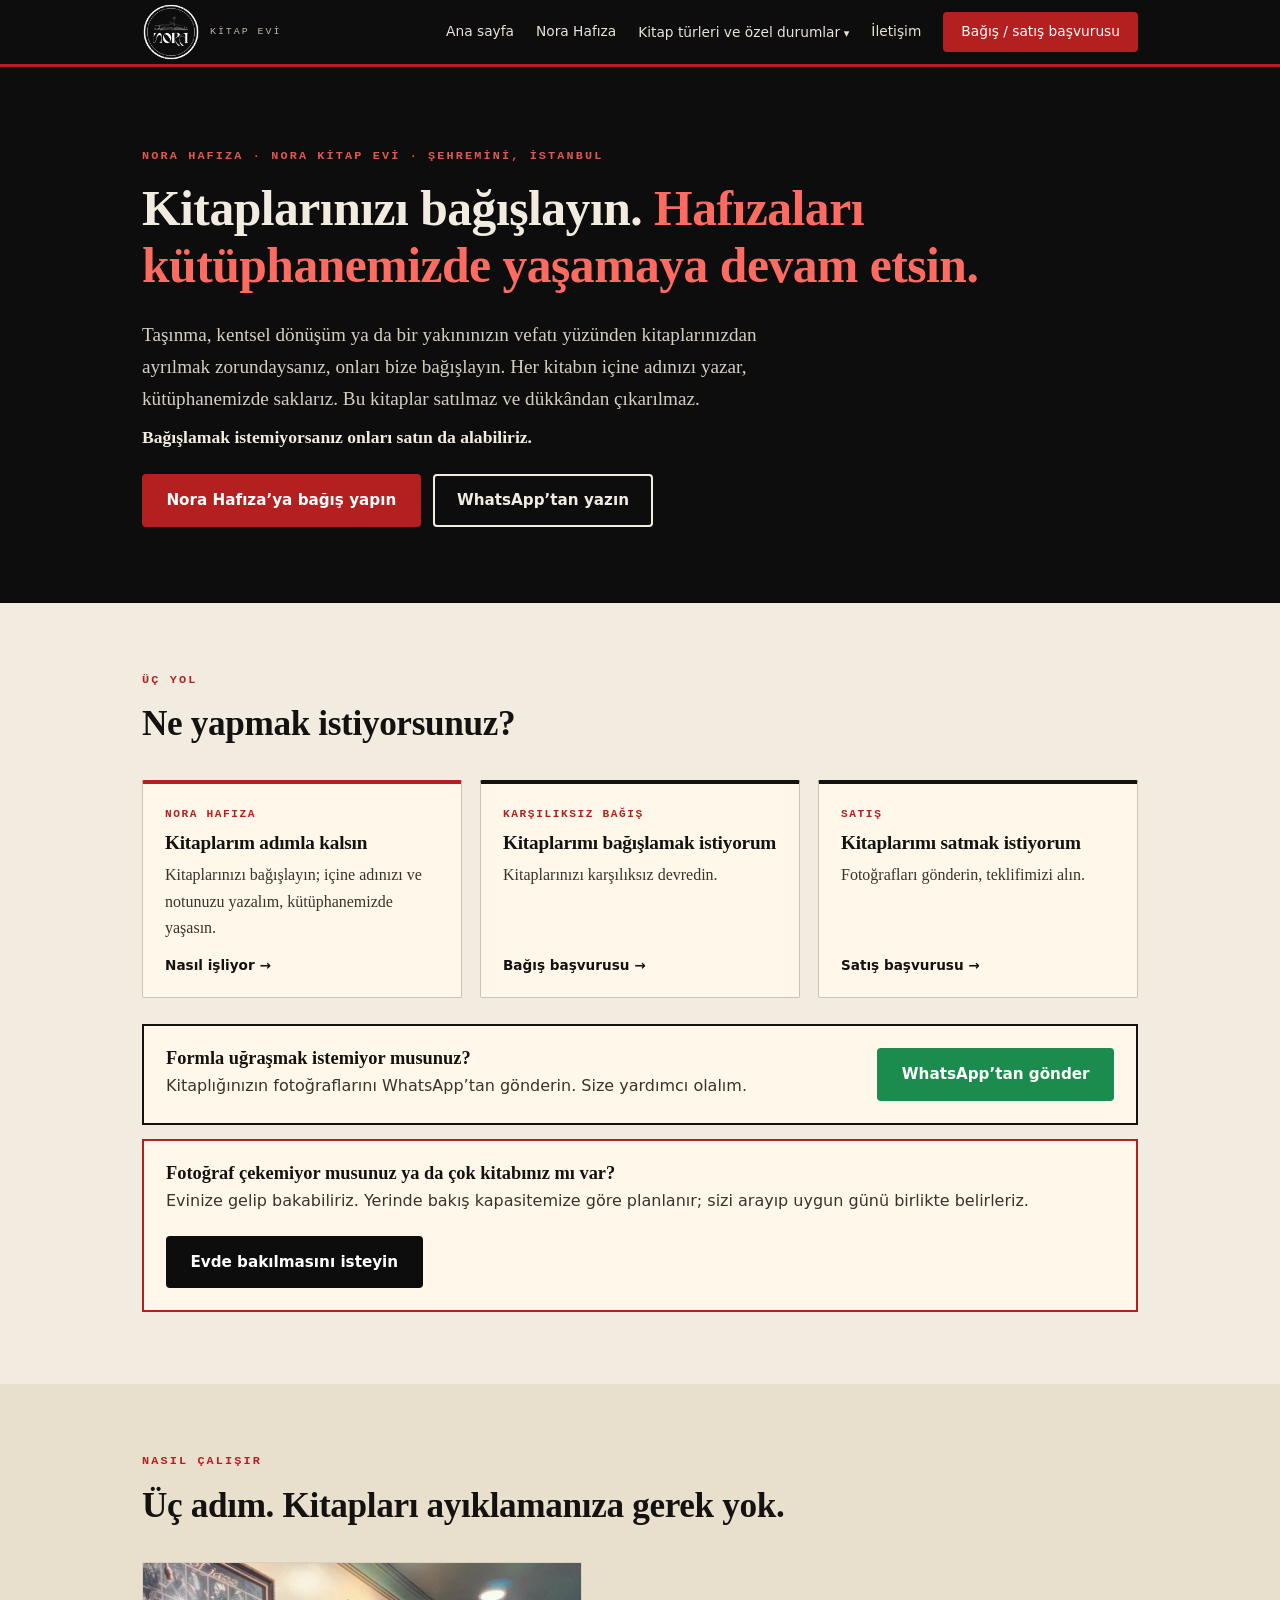
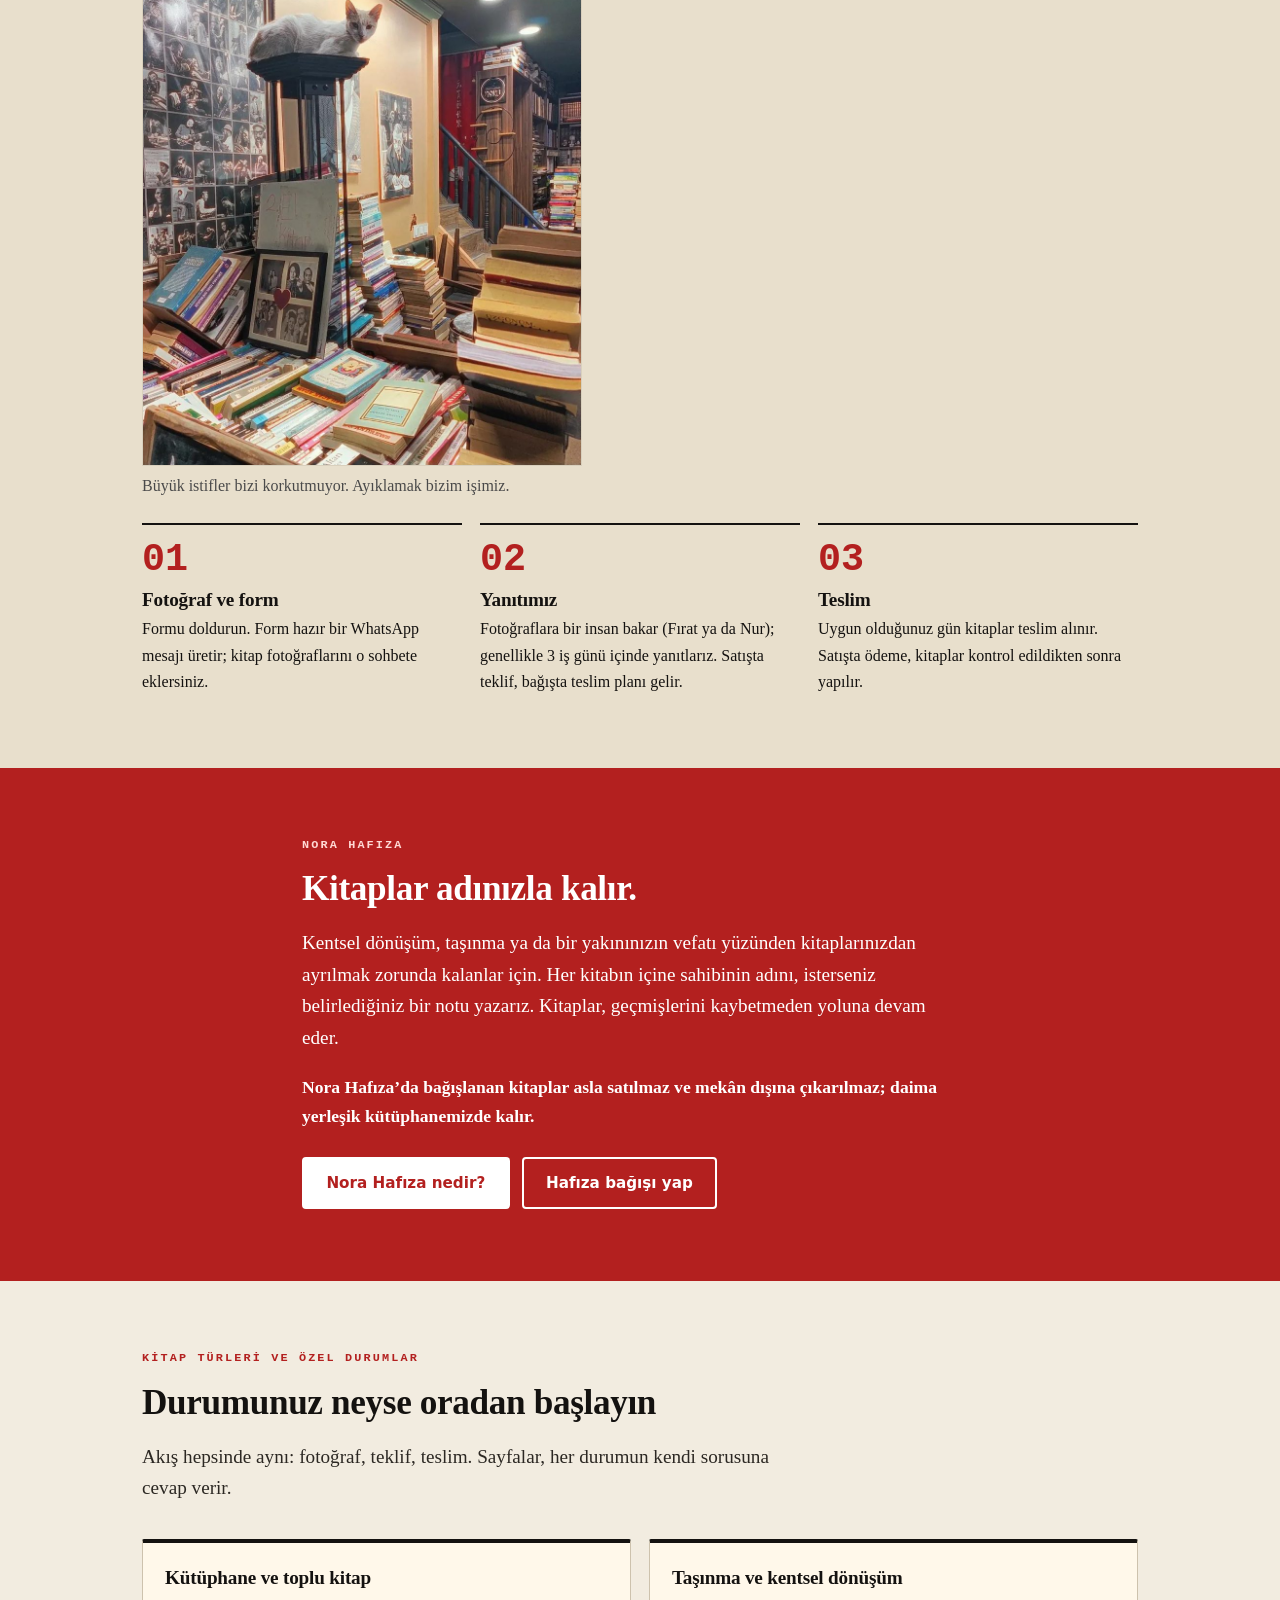
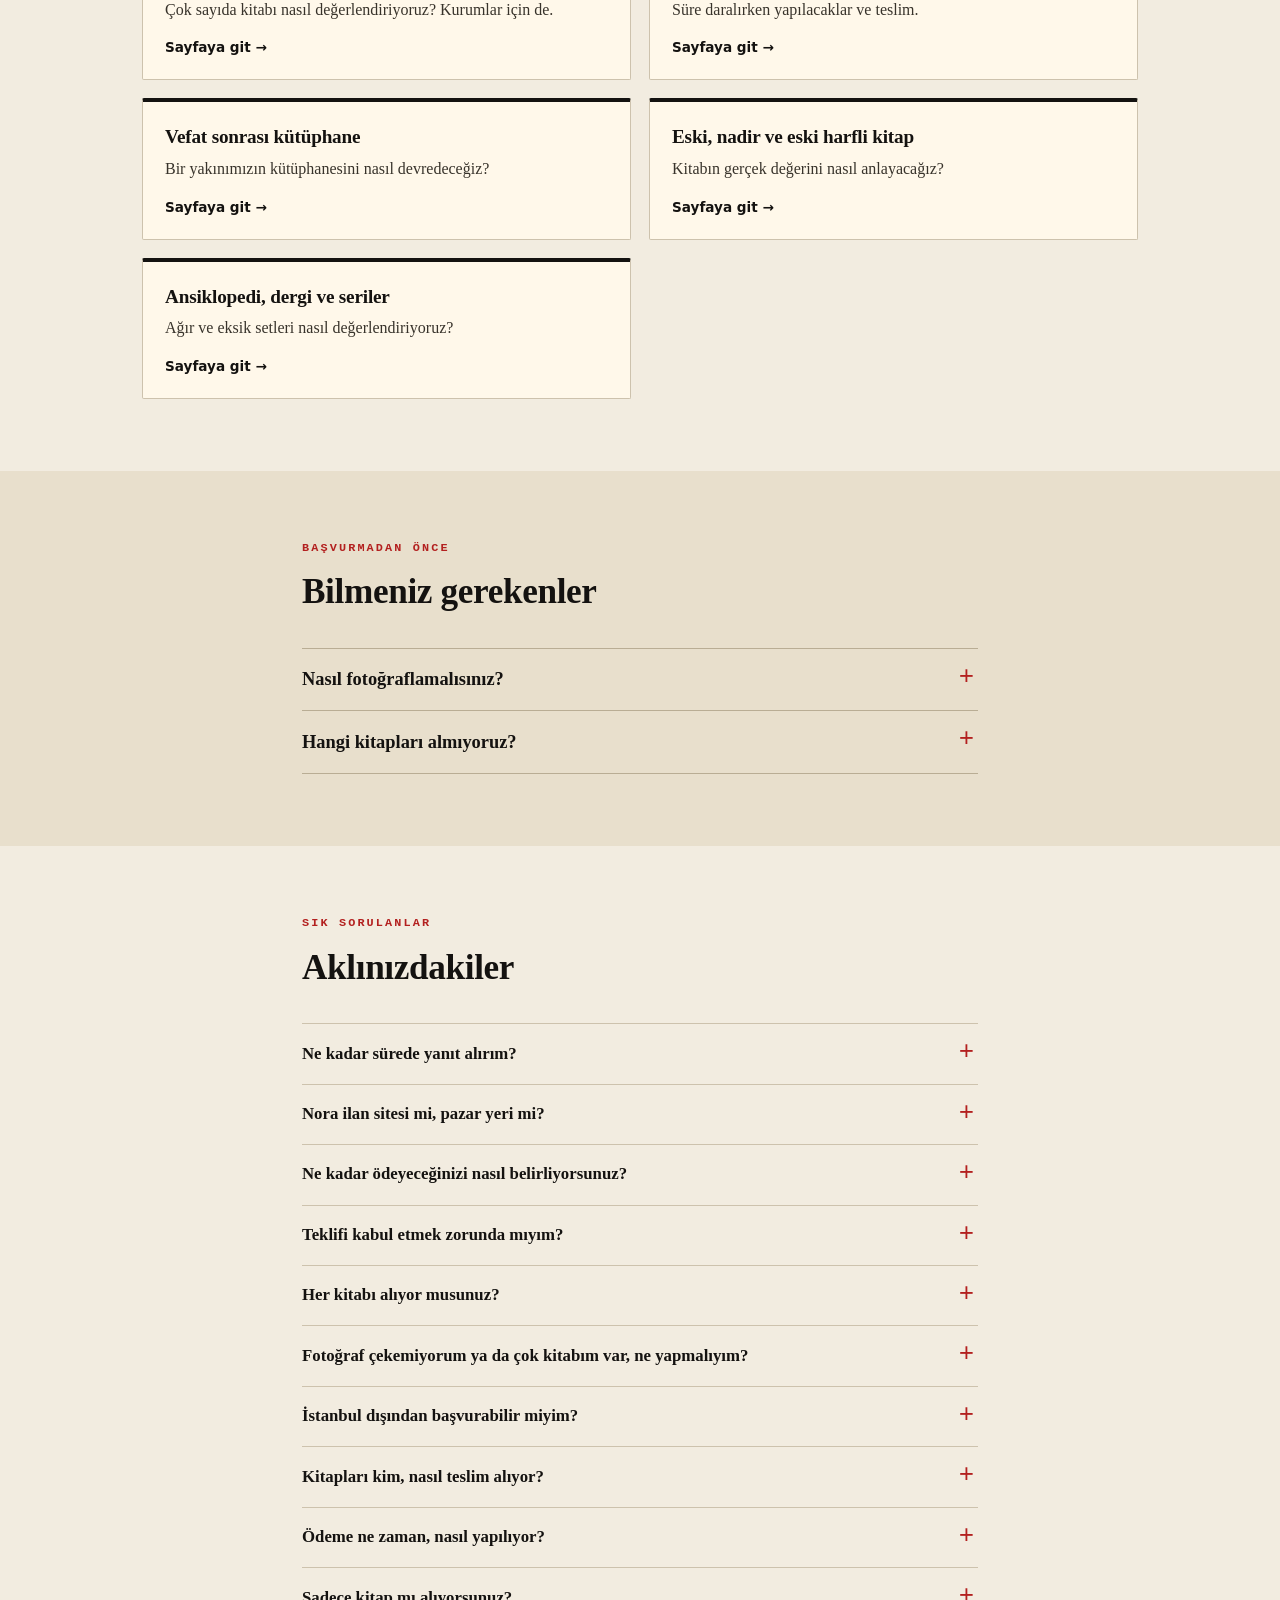
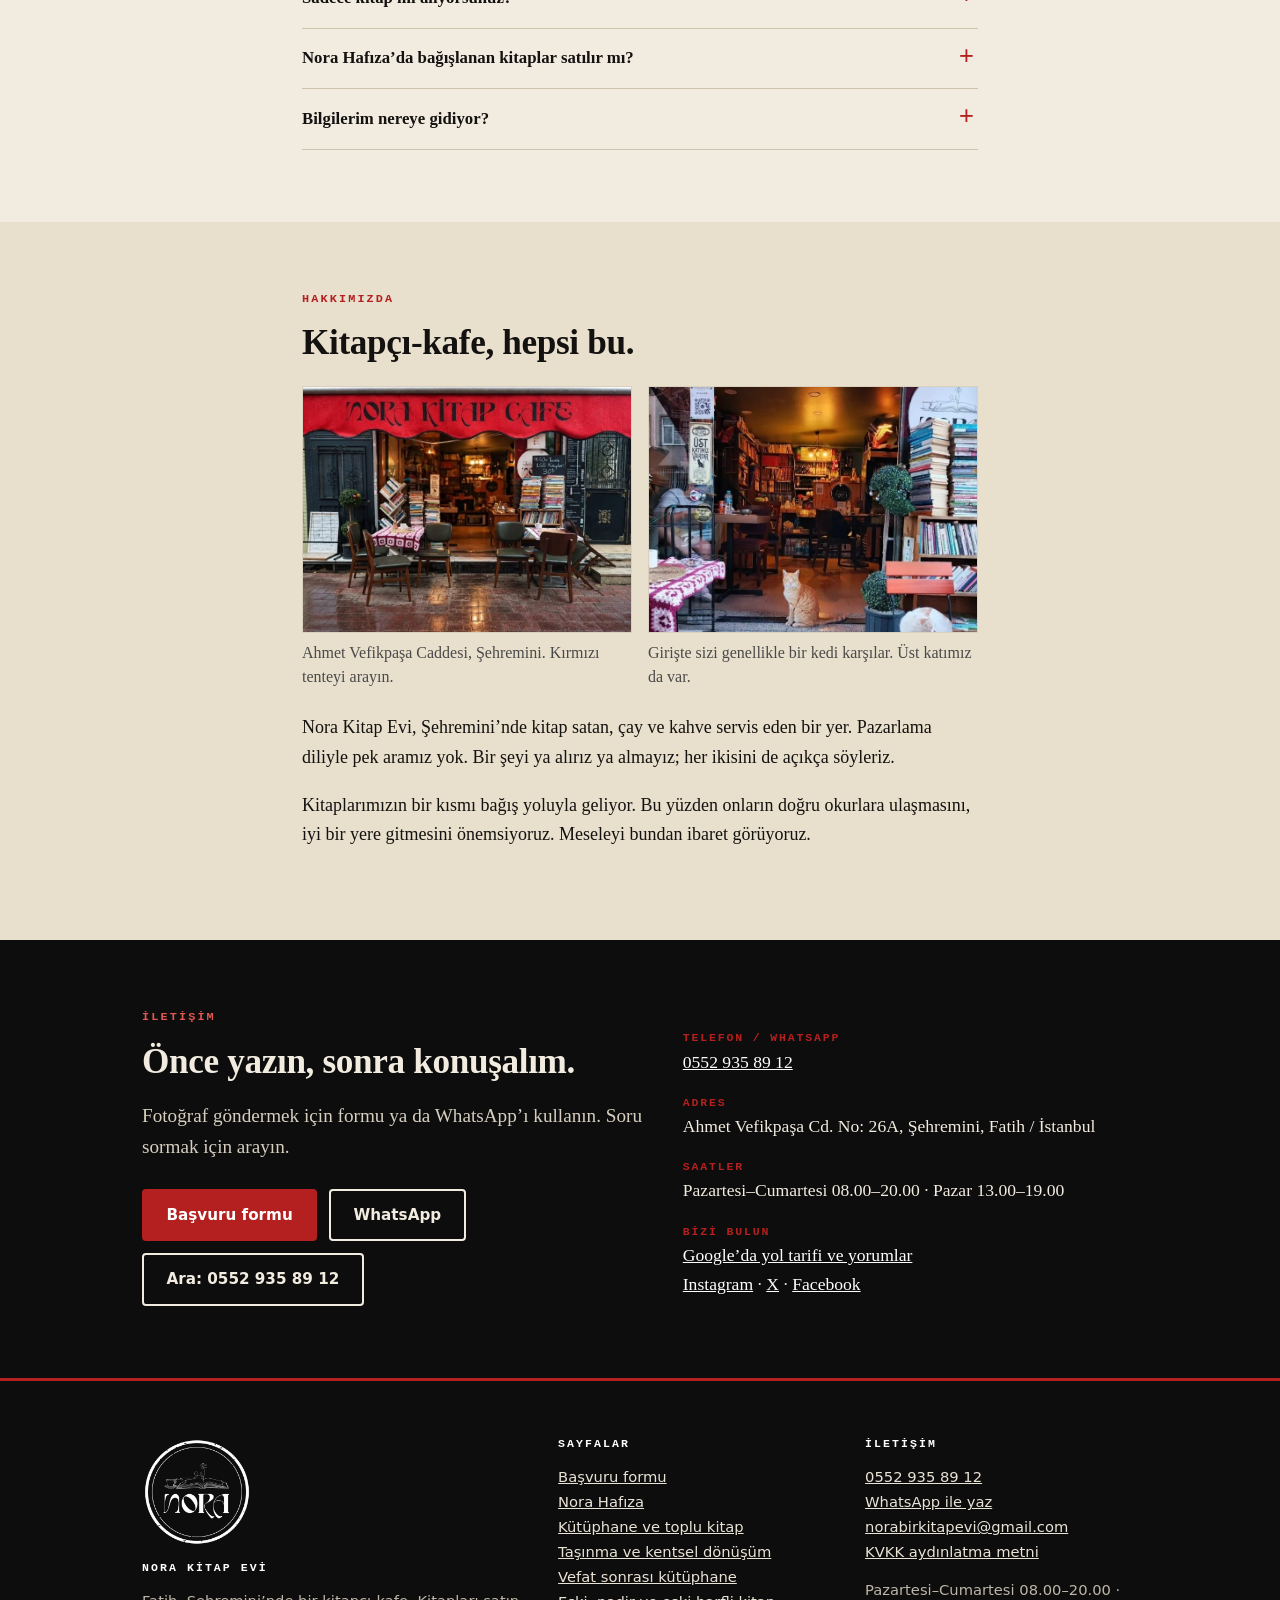
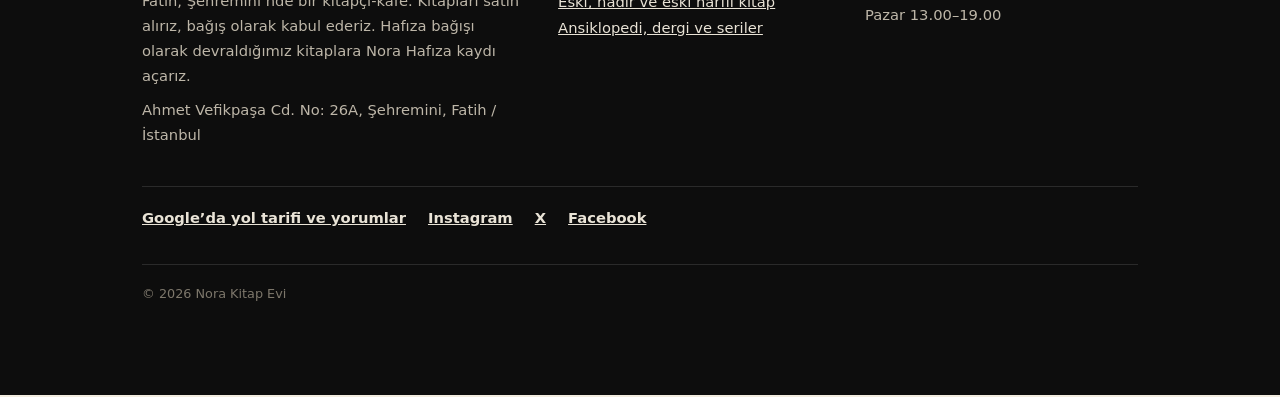
<file: index.html>
<!doctype html>
<html lang="tr">
<head>
<meta charset="utf-8">
<title>Kitaplarınızı bağışlayın, hafızaları kütüphanemizde yaşasın · Nora Hafıza</title>
<meta name="viewport" content="width=device-width,initial-scale=1">
<meta name="description" content="Taşınma, kentsel dönüşüm veya vefat nedeniyle kitaplarınızdan ayrılıyorsanız Nora Hafıza’ya bağışlayın: her kitabın içine adınızı yazar, kütüphanemizde saklarız. Satın da alabiliriz. Fatih Şehremini, İstanbul.">
<meta name="theme-color" content="#0d0d0d">
<meta property="og:title" content="Kitaplarınızı bağışlayın, hafızaları kütüphanemizde yaşasın · Nora Hafıza">
<meta property="og:description" content="Taşınma, kentsel dönüşüm veya vefat nedeniyle kitaplarınızdan ayrılıyorsanız Nora Hafıza’ya bağışlayın: her kitabın içine adınızı yazar, kütüphanemizde saklarız. Satın da alabiliriz. Fatih Şehremini, İstanbul.">
<meta property="og:type" content="website">
<meta property="og:site_name" content="Nora Kitap Evi">
<meta property="og:image:type" content="image/jpeg">
<meta property="og:locale" content="tr_TR">
<meta property="og:image" content="https://izzetfiratorfa.github.io/kitapsat-norasahaf/img/og.jpg">
<meta property="og:image:width" content="899">
<meta property="og:image:height" content="471">
<meta property="og:image:alt" content="Nora Kitap Cafe'nin kırmızı tentesi ve kitap istifleriyle dolu girişi">
<meta name="twitter:card" content="summary_large_image">
<link rel="icon" href="img/favicon-32.png" sizes="32x32" type="image/png">
<link rel="icon" href="img/favicon-192.png" sizes="192x192" type="image/png">
<link rel="apple-touch-icon" href="img/favicon-192.png">
<link rel="stylesheet" href="style.css">
<script data-goatcounter="https://norasahaf.goatcounter.com/count" async src="//gc.zgo.at/count.js"></script>
<script type="application/ld+json">{"@context": "https://schema.org", "@type": "BookStore", "name": "Nora Kitap Evi", "telephone": "+905529358912", "hasMap": "https://share.google/qawsznqt1ohQSFSN0", "sameAs": ["https://www.instagram.com/nora.cafekitap/", "https://x.com/NoraBiKitapEvi", "https://www.facebook.com/norakitapcafe"], "openingHoursSpecification": [{"@type": "OpeningHoursSpecification", "dayOfWeek": ["Monday", "Tuesday", "Wednesday", "Thursday", "Friday", "Saturday"], "opens": "08:00", "closes": "20:00"}, {"@type": "OpeningHoursSpecification", "dayOfWeek": "Sunday", "opens": "13:00", "closes": "19:00"}], "address": {"@type": "PostalAddress", "streetAddress": "Ahmet Vefikpaşa Cd. No: 26A", "addressNeighborhood": "Şehremini", "addressLocality": "Fatih", "addressRegion": "İstanbul", "addressCountry": "TR"}}</script>
</head>
<body>
<header class="hdr"><div class="wrap">
<a class="logo" href="index.html" aria-label="Nora Kitap Evi ana sayfa"><img src="img/logo-beyaz.png" width="58" height="58" alt="Nora"><small>kitap evi</small></a>
<button class="burger" aria-label="Menü" aria-expanded="false">Menü</button>
<nav class="nav" aria-label="Ana menü">
<a href="index.html">Ana sayfa</a>
<a href="nora-hafiza.html">Nora Hafıza</a>
<div class="grp"><button class="gbtn" type="button" aria-expanded="false">Kitap türleri ve özel durumlar</button><div class="gsub"><a href="kutuphane-alimi.html">Kütüphane ve toplu kitap</a><a href="tasinma-kentsel-donusum.html">Taşınma ve kentsel dönüşüm</a><a href="vefat-sonrasi-kutuphane.html">Vefat sonrası kütüphane</a><a href="eski-nadir-kitap.html">Eski, nadir ve eski harfli kitap</a><a href="ansiklopedi-dergi.html">Ansiklopedi, dergi ve seriler</a></div></div>
<a href="index.html#iletisim">İletişim</a>
<a class="btn" href="kitap-sat.html">Bağış / satış başvurusu</a>
</nav></div></header>
<main>
<section class="hero"><div class="wrap">
<span class="kicker" style="color:#e0584f">Nora Hafıza · Nora Kitap Evi · Şehremini, İstanbul</span>
<h1>Kitaplarınızı bağışlayın. <em>Hafızaları kütüphanemizde yaşamaya devam etsin.</em></h1>
<p class="lead">Taşınma, kentsel dönüşüm ya da bir yakınınızın vefatı yüzünden kitaplarınızdan ayrılmak zorundaysanız, onları bize bağışlayın. Her kitabın içine adınızı yazar, kütüphanemizde saklarız. Bu kitaplar satılmaz ve dükkândan çıkarılmaz.</p>
<p class="tagline" style="font-size:1.1rem;margin-top:-.4rem">Bağışlamak istemiyorsanız onları satın da alabiliriz.</p>
<div class="btns"><a class="btn" href="kitap-sat.html?tur=hafiza">Nora Hafıza’ya bağış yapın</a><a class="btn ghost" href="https://wa.me/905529358912?text=Merhaba%2C%20kitaplar%C4%B1m%20hakk%C4%B1nda%20yazmak%20istiyorum.">WhatsApp’tan yazın</a></div>
</div></section>

<section><div class="wrap">
<div class="head"><span class="kicker">Üç yol</span><h2>Ne yapmak istiyorsunuz?</h2></div>
<div class="grid g3">
<a class="card red" href="nora-hafiza.html"><div class="tag">Nora Hafıza</div><h3>Kitaplarım adımla kalsın</h3><p>Kitaplarınızı bağışlayın; içine adınızı ve notunuzu yazalım, kütüphanemizde yaşasın.</p><span class="more">Nasıl işliyor →</span></a>
<a class="card" href="kitap-sat.html?tur=bagis"><div class="tag">Karşılıksız bağış</div><h3>Kitaplarımı bağışlamak istiyorum</h3><p>Kitaplarınızı karşılıksız devredin.</p><span class="more">Bağış başvurusu →</span></a>
<a class="card" href="kitap-sat.html?tur=sat"><div class="tag">Satış</div><h3>Kitaplarımı satmak istiyorum</h3><p>Fotoğrafları gönderin, teklifimizi alın.</p><span class="more">Satış başvurusu →</span></a>
</div>
<div class="quick"><div><b>Formla uğraşmak istemiyor musunuz?</b><span>Kitaplığınızın fotoğraflarını WhatsApp’tan gönderin. Size yardımcı olalım.</span></div><a class="btn" data-goatcounter-click="whatsapp-fotograf" href="https://wa.me/905529358912?text=Merhaba%2C%20kitapl%C4%B1%C4%9F%C4%B1m%C4%B1n%20foto%C4%9Fraflar%C4%B1n%C4%B1%20g%C3%B6ndermek%20istiyorum.%20Yard%C4%B1mc%C4%B1%20olur%20musunuz%3F">WhatsApp’tan gönder</a></div>
<div class="quick visit"><div><b>Fotoğraf çekemiyor musunuz ya da çok kitabınız mı var?</b><span>Evinize gelip bakabiliriz. Yerinde bakış kapasitemize göre planlanır; sizi arayıp uygun günü birlikte belirleriz.</span></div><a class="btn dark" data-goatcounter-click="yerinde-bakis" href="kitap-sat.html?yerinde=1">Evde bakılmasını isteyin</a></div>
</div></section>

<section class="alt" id="nasil"><div class="wrap">
<div class="head"><span class="kicker">Nasıl çalışır</span><h2>Üç adım. Kitapları ayıklamanıza gerek yok.</h2></div>
<figure class="one"><img src="img/istif.jpg" width="900" height="1032" loading="lazy" alt="Dükkândan bir kare: kitap istifleri, çerçeveli fotoğraflar ve istif üstünde oturan beyaz bir kedi"><figcaption>Büyük istifler bizi korkutmuyor. Ayıklamak bizim işimiz.</figcaption></figure>
<div class="steps">
<div class="step"><h3>Fotoğraf ve form</h3><p>Formu doldurun. Form hazır bir WhatsApp mesajı üretir; kitap fotoğraflarını o sohbete eklersiniz.</p></div>
<div class="step"><h3>Yanıtımız</h3><p>Fotoğraflara bir insan bakar (Fırat ya da Nur); genellikle 3 iş günü içinde yanıtlarız. Satışta teklif, bağışta teslim planı gelir.</p></div>
<div class="step"><h3>Teslim</h3><p>Uygun olduğunuz gün kitaplar teslim alınır. Satışta ödeme, kitaplar kontrol edildikten sonra yapılır.</p></div>
</div>
</div></section>

<section class="red"><div class="wrap narrow">
<span class="kicker">Nora Hafıza</span>
<h2>Kitaplar adınızla kalır.</h2>
<p class="lead" style="color:#fff">Kentsel dönüşüm, taşınma ya da bir yakınınızın vefatı yüzünden kitaplarınızdan ayrılmak zorunda kalanlar için. Her kitabın içine sahibinin adını, isterseniz belirlediğiniz bir notu yazarız. Kitaplar, geçmişlerini kaybetmeden yoluna devam eder.</p>
<p style="font-size:1.1rem"><b>Nora Hafıza’da bağışlanan kitaplar asla satılmaz ve mekân dışına çıkarılmaz; daima yerleşik kütüphanemizde kalır.</b></p>
<div class="btns"><a class="btn" href="nora-hafiza.html">Nora Hafıza nedir?</a><a class="btn ghost" href="kitap-sat.html?tur=hafiza">Hafıza bağışı yap</a></div>
</div></section>

<section><div class="wrap">
<div class="head"><span class="kicker">Kitap türleri ve özel durumlar</span><h2>Durumunuz neyse oradan başlayın</h2><p class="lead">Akış hepsinde aynı: fotoğraf, teklif, teslim. Sayfalar, her durumun kendi sorusuna cevap verir.</p></div>
<div class="grid g2">
<a class="card" href="kutuphane-alimi.html"><h3>Kütüphane ve toplu kitap</h3><p>Çok sayıda kitabı nasıl değerlendiriyoruz? Kurumlar için de.</p><span class="more">Sayfaya git →</span></a><a class="card" href="tasinma-kentsel-donusum.html"><h3>Taşınma ve kentsel dönüşüm</h3><p>Süre daralırken yapılacaklar ve teslim.</p><span class="more">Sayfaya git →</span></a><a class="card" href="vefat-sonrasi-kutuphane.html"><h3>Vefat sonrası kütüphane</h3><p>Bir yakınımızın kütüphanesini nasıl devredeceğiz?</p><span class="more">Sayfaya git →</span></a><a class="card" href="eski-nadir-kitap.html"><h3>Eski, nadir ve eski harfli kitap</h3><p>Kitabın gerçek değerini nasıl anlayacağız?</p><span class="more">Sayfaya git →</span></a><a class="card" href="ansiklopedi-dergi.html"><h3>Ansiklopedi, dergi ve seriler</h3><p>Ağır ve eksik setleri nasıl değerlendiriyoruz?</p><span class="more">Sayfaya git →</span></a>
</div></div></section>

<section class="alt" id="rehber"><div class="wrap narrow">
<div class="head"><span class="kicker">Başvurmadan önce</span><h2>Bilmeniz gerekenler</h2></div>
<details id="fotograf"><summary>Nasıl fotoğraflamalısınız?</summary>
<div class="dd" style="margin:0 0 1.4rem">
<div class="yes"><h3>Yapın</h3><ul>
<li>Gün ışığında çekin.</li>
<li>Kitapların sırtındaki yazılar okunsun.</li>
<li>Rafı bütün olarak, sonra yakından çekin.</li>
<li>Nadir ya da eski kitapların kapağını ve künye sayfasını ayrıca çekin.</li>
<li>Yırtık, leke, kopuk cilt gibi hasarı saklamayın, gösterin.</li>
</ul></div>
<div class="no"><h3>Yapmayın</h3><ul>
<li>Flaş kullanmayın, sırtlarda parlama yapar.</li>
<li>Kitapları üst üste yığıp uzaktan çekmeyin.</li>
<li>Bulanık ve karanlık fotoğraf göndermeyin.</li>
<li>Önceden ayıklamayın. Hangisinin değerli olduğuna biz bakarız.</li>
<li>Fotoğraf sayısına takılmayın: WhatsApp sohbetinde dilediğiniz kadar ekleyebilirsiniz.</li>
</ul></div>
</div></details>
<details id="almiyoruz"><summary>Hangi kitapları almıyoruz?</summary>
<p style="max-width:none">Her kitabı kabul ettiğimiz izlenimi vermek istemiyoruz. Genellikle şunları alamıyoruz:</p>
<ul class="plain-list" style="margin-bottom:1rem">
<li>Yoğun nem ve küf hasarı olanlar.</li>
<li>Sayfaları eksik ya da kullanılamayacak durumda olanlar.</li>
<li>Çok ağır yıpranmış, okunamayacak durumdaki kitaplar.</li>
<li>Güncelliğini yitirmiş yayınlar, test kitapları.</li>
</ul>
<p style="max-width:none">Emin değilseniz yine de fotoğraf gönderin. Neyi neden almadığımızı teklifte açıkça yazarız.</p>
</details>
</div></section>

<section id="sss"><div class="wrap narrow">
<div class="head"><span class="kicker">Sık sorulanlar</span><h2>Aklınızdakiler</h2></div>
<details><summary>Ne kadar sürede yanıt alırım?</summary><p>Başvuruları genellikle 3 iş günü içinde yanıtlıyoruz. Yoğun dönemlerde süre uzayabilir.</p></details><details><summary>Nora ilan sitesi mi, pazar yeri mi?</summary><p>Hayır. Burada ilan verilmez, kimse kimseye bağlanmaz. Kitapları doğrudan Nora Kitap Evi satın alır ya da bağış olarak kabul eder.</p></details><details><summary>Ne kadar ödeyeceğinizi nasıl belirliyorsunuz?</summary><p>Kitabın türüne, durumuna, adedine ve bizim için talebine bakarız. Otomatik bir fiyat listesi yok; fotoğraflara bir insan bakar ve rakamı açıkça yazar.</p></details><details><summary>Teklifi kabul etmek zorunda mıyım?</summary><p>Hayır. Teklif almak ücretsizdir. Kabul etmek zorunda değilsiniz.</p></details><details><summary>Her kitabı alıyor musunuz?</summary><p>Hayır. <a href="#almiyoruz">Almadığımız kitapları</a> yukarıda yazdık. Almadıklarımızı teklifte de açıkça belirtiriz. Toplu alımlarda bunları bağış olarak alabiliriz ya da hurda fiyatı teklif edebiliriz; isterseniz adresinizden biz alırız, isterseniz kendinizde kalır.</p></details><details><summary>Fotoğraf çekemiyorum ya da çok kitabım var, ne yapmalıyım?</summary><p>Evinize gelip bakabiliriz. Yerinde bakış kapasitemize göre planlanır; <a href="kitap-sat.html?yerinde=1">formda bu seçeneği işaretleyin</a> ya da arayın, uygun günü birlikte belirleyelim.</p></details><details><summary>İstanbul dışından başvurabilir miyim?</summary><p>Evet, başvurabilirsiniz. İstanbul dışı başvurular durumuna göre değerlendirilir: kitap sayısı, türü ve bulunduğu yer. Her başvuruyu inceleriz; fotoğrafları gönderin, yapılıp yapılamayacağını yazarız. Kargo ya da nakliye bedelini kimin üstleneceğini teklifte birlikte konuşuruz.</p></details><details><summary>Kitapları kim, nasıl teslim alıyor?</summary><p>Teslim şeklini teklifte konuşuruz: adresinizden alım ya da dükkâna getirme. Nora Hafıza bağışlarında adresten alım her zaman ücretsizdir. Satışlarda adresten alım, adresinize ve kitap sayısına göre her başvuruda ayrıca değerlendirilir; yakın bölgelerde ücretsizdir, uzak adreslerde teklifte ayrıca konuşuruz. Büyük kütüphaneler için nakliye aracı ayarlarız. Açık adresinizi bu aşamada istemiyoruz; teklifi kabul ederseniz sorarız.</p></details><details><summary>Ödeme ne zaman, nasıl yapılıyor?</summary><p>Satışta ödeme, kitaplar teslim alınıp fotoğraflarla karşılaştırıldıktan sonra yapılır. Üç yöntemden birini seçersiniz: nakit, havale/EFT ya da Nora’da harcayabileceğiniz bakiye (teklifin aynı tutarında). Bakiyeyi isterseniz teklifin yalnızca bir kısmı için de seçebilirsiniz. Sizden ön ödeme ya da online ödeme istemiyoruz.</p></details><details><summary>Sadece kitap mı alıyorsunuz?</summary><p>Evet, kitap alıyoruz. Dergi ve ansiklopedi gibi yayınlar duruma göre incelenir. Kitap dışı eşyaları alamıyoruz.</p></details><details><summary>Nora Hafıza’da bağışlanan kitaplar satılır mı?</summary><p>Hayır. Nora Hafıza kapsamında bağışlanan kitaplar asla satılmaz; daima yerleşik kütüphanemizde kalır.</p></details><details><summary>Bilgilerim nereye gidiyor?</summary><p>Bu site hiçbir şey saklamaz. Form, bilgilerinizi WhatsApp mesajına çevirir ve doğrudan bize gider. Ayrıntı için <a href="kvkk.html">KVKK metnine</a> bakın.</p></details>
</div></section>

<section class="alt"><div class="wrap narrow">
<span class="kicker">Hakkımızda</span>
<h2>Kitapçı-kafe, hepsi bu.</h2>
<div class="photos"><figure><img src="img/on-cephe.jpg" width="899" height="649" loading="lazy" alt="Nora Kitap Cafe'nin kırmızı tentesi, önünde masalar ve kitap istifleri"><figcaption>Ahmet Vefikpaşa Caddesi, Şehremini. Kırmızı tenteyi arayın.</figcaption></figure><figure><img src="img/giris.jpg" width="899" height="556" loading="lazy" alt="Kapıdan içeri bakış: raflar, kitap istifleri ve girişte oturan turuncu bir kedi"><figcaption>Girişte sizi genellikle bir kedi karşılar. Üst katımız da var.</figcaption></figure></div>
<p>Nora Kitap Evi, Şehremini’nde kitap satan, çay ve kahve servis eden bir yer. Pazarlama diliyle pek aramız yok. Bir şeyi ya alırız ya almayız; her ikisini de açıkça söyleriz.</p>
<p>Kitaplarımızın bir kısmı bağış yoluyla geliyor. Bu yüzden onların doğru okurlara ulaşmasını, iyi bir yere gitmesini önemsiyoruz. Meseleyi bundan ibaret görüyoruz.</p>
</div></section>

<section class="dark" id="iletisim"><div class="wrap">
<div class="contact">
<div><span class="kicker" style="color:#e0584f">İletişim</span><h2>Önce yazın, sonra konuşalım.</h2>
<p class="lead">Fotoğraf göndermek için formu ya da WhatsApp’ı kullanın. Soru sormak için arayın.</p>
<div class="btns"><a class="btn" href="kitap-sat.html">Başvuru formu</a><a class="btn ghost" href="https://wa.me/905529358912?text=Merhaba%2C%20kitaplar%C4%B1m%20hakk%C4%B1nda%20yazmak%20istiyorum.">WhatsApp</a><a class="btn ghost" href="tel:+905529358912">Ara: 0552 935 89 12</a></div></div>
<dl>
<dt>Telefon / WhatsApp</dt><dd><a style="color:#fff" href="tel:+905529358912">0552 935 89 12</a></dd>
<dt>Adres</dt><dd>Ahmet Vefikpaşa Cd. No: 26A, Şehremini, Fatih / İstanbul</dd>
<dt>Saatler</dt><dd>Pazartesi–Cumartesi 08.00–20.00 · Pazar 13.00–19.00</dd>
<dt>Bizi bulun</dt><dd><a style="color:#fff" href="https://share.google/qawsznqt1ohQSFSN0" rel="noopener">Google’da yol tarifi ve yorumlar</a><br><a style="color:#fff" href="https://www.instagram.com/nora.cafekitap/" rel="noopener">Instagram</a> · <a style="color:#fff" href="https://x.com/NoraBiKitapEvi" rel="noopener">X</a> · <a style="color:#fff" href="https://www.facebook.com/norakitapcafe" rel="noopener">Facebook</a></dd>
</dl></div></div></section>
</main>
<footer class="ftr"><div class="wrap">
<div class="cols">
<div><img class="flogo" src="img/logo-beyaz.png" width="110" height="110" alt="Nora Kitap Evi logosu" loading="lazy"><h4>Nora Kitap Evi</h4>
<p>Fatih, Şehremini’nde bir kitapçı-kafe. Kitapları satın alırız, bağış olarak kabul ederiz. Hafıza bağışı olarak devraldığımız kitaplara Nora Hafıza kaydı açarız.</p>
<p>Ahmet Vefikpaşa Cd. No: 26A, Şehremini, Fatih / İstanbul</p></div>
<div><h4>Sayfalar</h4>
<a href="kitap-sat.html">Başvuru formu</a>
<a href="nora-hafiza.html">Nora Hafıza</a>
<a href="kutuphane-alimi.html">Kütüphane ve toplu kitap</a><a href="tasinma-kentsel-donusum.html">Taşınma ve kentsel dönüşüm</a><a href="vefat-sonrasi-kutuphane.html">Vefat sonrası kütüphane</a><a href="eski-nadir-kitap.html">Eski, nadir ve eski harfli kitap</a><a href="ansiklopedi-dergi.html">Ansiklopedi, dergi ve seriler</a></div>
<div><h4>İletişim</h4>
<a href="tel:+905529358912">0552 935 89 12</a>
<a href="https://wa.me/905529358912?text=Merhaba%2C%20kitaplar%C4%B1m%20hakk%C4%B1nda%20yazmak%20istiyorum.">WhatsApp ile yaz</a>
<a href="mailto:norabirkitapevi@gmail.com">norabirkitapevi@gmail.com</a>
<a href="kvkk.html">KVKK aydınlatma metni</a>
<p style="margin:.8rem 0 0">Pazartesi–Cumartesi 08.00–20.00 · Pazar 13.00–19.00</p></div>
</div>
<div class="social"><a href="https://share.google/qawsznqt1ohQSFSN0" rel="noopener">Google’da yol tarifi ve yorumlar</a><a href="https://www.instagram.com/nora.cafekitap/" rel="noopener">Instagram</a><a href="https://x.com/NoraBiKitapEvi" rel="noopener">X</a><a href="https://www.facebook.com/norakitapcafe" rel="noopener">Facebook</a></div>
<div class="fine">© <span id="yil"></span> Nora Kitap Evi</div>
</div></footer>
<div class="wa"><a class="main" data-goatcounter-click="mobil-form" href="kitap-sat.html">Başvuru formu</a><a data-goatcounter-click="mobil-whatsapp" href="https://wa.me/905529358912?text=Merhaba%2C%20kitaplar%C4%B1m%20hakk%C4%B1nda%20yazmak%20istiyorum.">WhatsApp</a></div>
<script src="main.js"></script>
<script>document.getElementById('yil').textContent=new Date().getFullYear()</script>
</body></html>
</file>
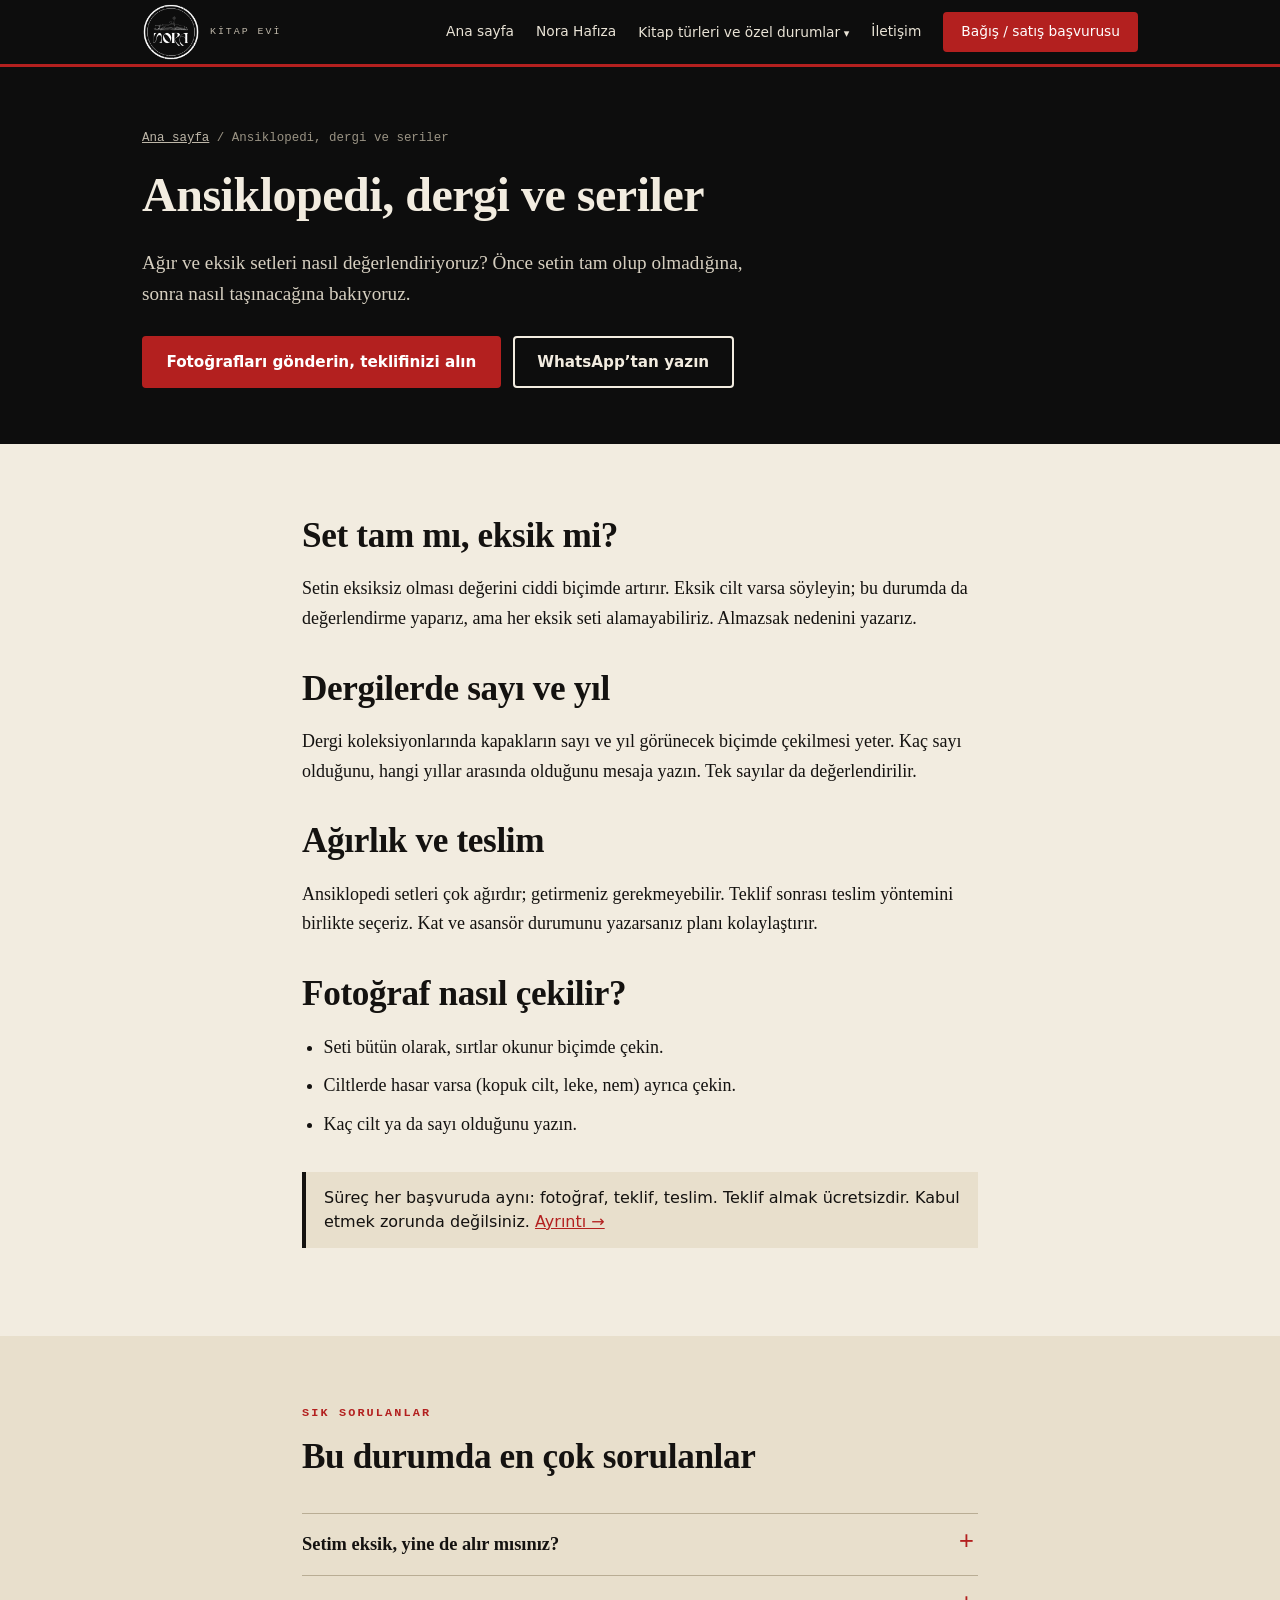
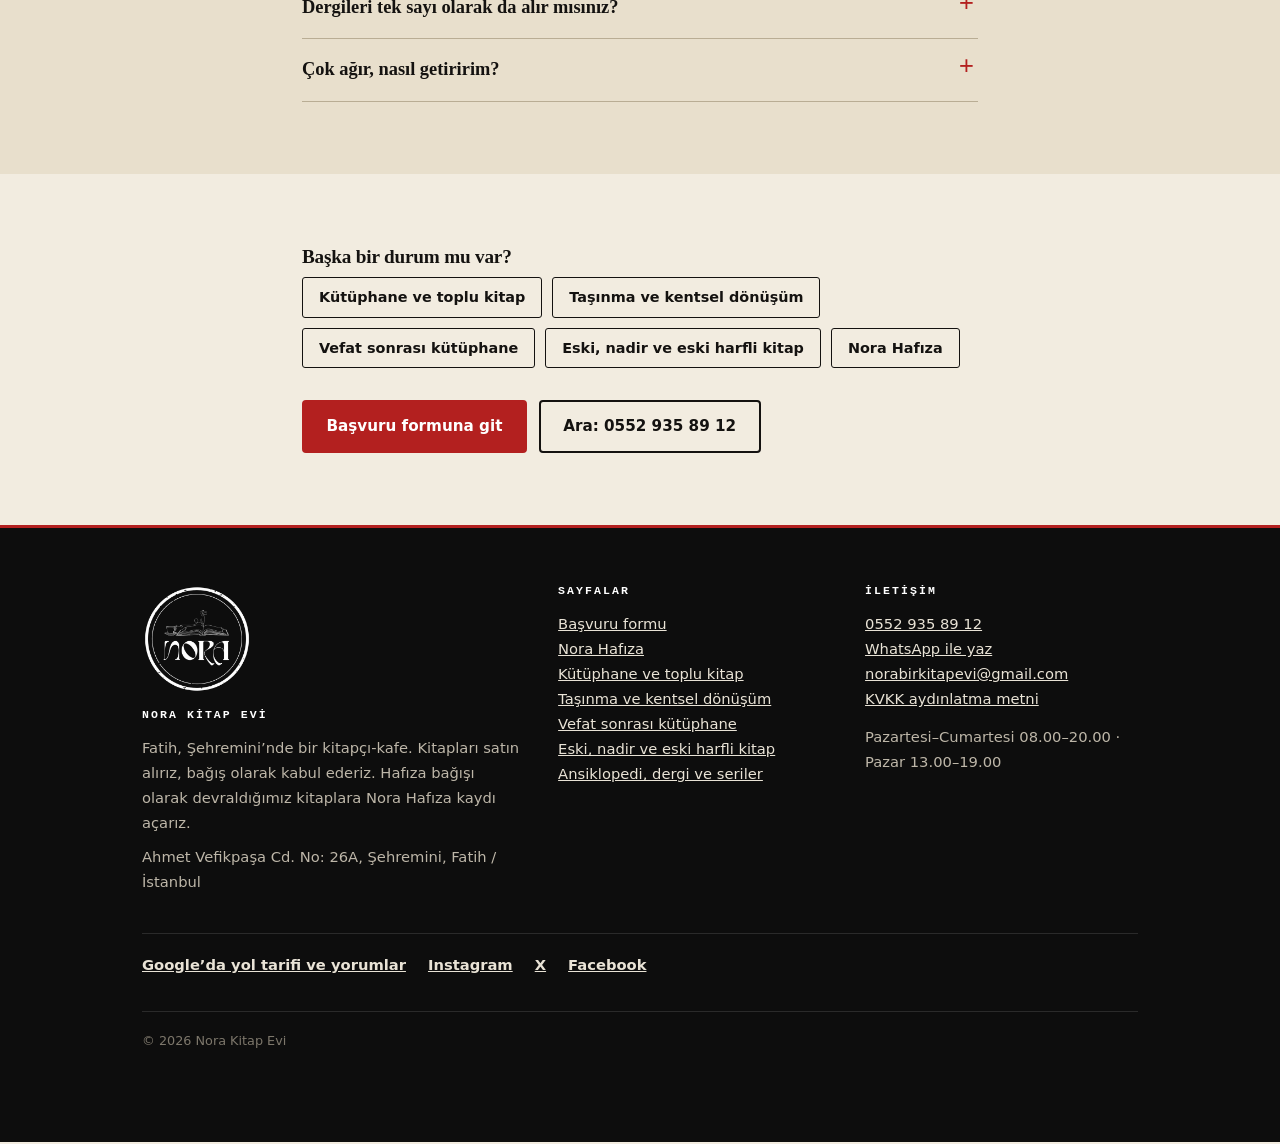
<file: ansiklopedi-dergi.html>
<!doctype html>
<html lang="tr">
<head>
<meta charset="utf-8">
<title>Ansiklopedi, dergi ve seriler · Nora Kitap Evi</title>
<meta name="viewport" content="width=device-width,initial-scale=1">
<meta name="description" content="Ansiklopedi setleri, dergi koleksiyonları ve cilt cilt serileri Nora değerlendirir. Eksik ciltler de sorun değil. Fotoğraf gönderin.">
<meta name="theme-color" content="#0d0d0d">
<meta property="og:title" content="Ansiklopedi, dergi ve seriler · Nora Kitap Evi">
<meta property="og:description" content="Ansiklopedi setleri, dergi koleksiyonları ve cilt cilt serileri Nora değerlendirir. Eksik ciltler de sorun değil. Fotoğraf gönderin.">
<meta property="og:type" content="website">
<meta property="og:site_name" content="Nora Kitap Evi">
<meta property="og:image:type" content="image/jpeg">
<meta property="og:locale" content="tr_TR">
<meta property="og:image" content="https://izzetfiratorfa.github.io/kitapsat-norasahaf/img/og.jpg">
<meta property="og:image:width" content="899">
<meta property="og:image:height" content="471">
<meta property="og:image:alt" content="Nora Kitap Cafe'nin kırmızı tentesi ve kitap istifleriyle dolu girişi">
<meta name="twitter:card" content="summary_large_image">
<link rel="icon" href="img/favicon-32.png" sizes="32x32" type="image/png">
<link rel="icon" href="img/favicon-192.png" sizes="192x192" type="image/png">
<link rel="apple-touch-icon" href="img/favicon-192.png">
<link rel="stylesheet" href="style.css">
<script data-goatcounter="https://norasahaf.goatcounter.com/count" async src="//gc.zgo.at/count.js"></script>

</head>
<body>
<header class="hdr"><div class="wrap">
<a class="logo" href="index.html" aria-label="Nora Kitap Evi ana sayfa"><img src="img/logo-beyaz.png" width="58" height="58" alt="Nora"><small>kitap evi</small></a>
<button class="burger" aria-label="Menü" aria-expanded="false">Menü</button>
<nav class="nav" aria-label="Ana menü">
<a href="index.html">Ana sayfa</a>
<a href="nora-hafiza.html">Nora Hafıza</a>
<div class="grp"><button class="gbtn" type="button" aria-expanded="false">Kitap türleri ve özel durumlar</button><div class="gsub"><a href="kutuphane-alimi.html">Kütüphane ve toplu kitap</a><a href="tasinma-kentsel-donusum.html">Taşınma ve kentsel dönüşüm</a><a href="vefat-sonrasi-kutuphane.html">Vefat sonrası kütüphane</a><a href="eski-nadir-kitap.html">Eski, nadir ve eski harfli kitap</a><a href="ansiklopedi-dergi.html">Ansiklopedi, dergi ve seriler</a></div></div>
<a href="index.html#iletisim">İletişim</a>
<a class="btn" href="kitap-sat.html">Bağış / satış başvurusu</a>
</nav></div></header>
<main>
<section class="hero sub"><div class="wrap">
<div class="crumb"><a href="index.html">Ana sayfa</a> / Ansiklopedi, dergi ve seriler</div>
<h1>Ansiklopedi, dergi ve seriler</h1>
<p class="lead">Ağır ve eksik setleri nasıl değerlendiriyoruz? Önce setin tam olup olmadığına, sonra nasıl taşınacağına bakıyoruz.</p>
<div class="btns"><a class="btn" href="kitap-sat.html?tur=sat">Fotoğrafları gönderin, teklifinizi alın</a><a class="btn ghost" href="https://wa.me/905529358912?text=Merhaba%2C%20kitaplar%C4%B1m%20hakk%C4%B1nda%20yazmak%20istiyorum.">WhatsApp’tan yazın</a></div>
</div></section>
<section><div class="wrap narrow prose"><h2>Set tam mı, eksik mi?</h2>
<p>Setin eksiksiz olması değerini ciddi biçimde artırır. Eksik cilt varsa söyleyin; bu durumda da değerlendirme yaparız, ama her eksik seti alamayabiliriz. Almazsak nedenini yazarız.</p>

<h2>Dergilerde sayı ve yıl</h2>
<p>Dergi koleksiyonlarında kapakların sayı ve yıl görünecek biçimde çekilmesi yeter. Kaç sayı olduğunu, hangi yıllar arasında olduğunu mesaja yazın. Tek sayılar da değerlendirilir.</p>

<h2>Ağırlık ve teslim</h2>
<p>Ansiklopedi setleri çok ağırdır; getirmeniz gerekmeyebilir. Teklif sonrası teslim yöntemini birlikte seçeriz. Kat ve asansör durumunu yazarsanız planı kolaylaştırır.</p>

<h2>Fotoğraf nasıl çekilir?</h2>
<ul>
<li>Seti bütün olarak, sırtlar okunur biçimde çekin.</li>
<li>Ciltlerde hasar varsa (kopuk cilt, leke, nem) ayrıca çekin.</li>
<li>Kaç cilt ya da sayı olduğunu yazın.</li>
</ul>
<p class="proc">Süreç her başvuruda aynı: fotoğraf, teklif, teslim. Teklif almak ücretsizdir. Kabul etmek zorunda değilsiniz. <a href="index.html#nasil">Ayrıntı →</a></p>
</div></section>
<section class="alt"><div class="wrap narrow"><div class="head"><span class="kicker">Sık sorulanlar</span><h2>Bu durumda en çok sorulanlar</h2></div><details><summary>Setim eksik, yine de alır mısınız?</summary><p>Bazen. Fotoğraflara bakarız, almıyorsak bunu açıkça yazarız.</p></details><details><summary>Dergileri tek sayı olarak da alır mısınız?</summary><p>Evet, değeri taşıyorsa. Sayıları ve yılları yazarsanız hızlanırız.</p></details><details><summary>Çok ağır, nasıl getiririm?</summary><p>Getirmenize gerek olmayabilir. Teslim şeklini teklifte konuşuruz.</p></details></div></section>
<section><div class="wrap narrow"><h3>Başka bir durum mu var?</h3><div class="links"><a href="kutuphane-alimi.html">Kütüphane ve toplu kitap</a><a href="tasinma-kentsel-donusum.html">Taşınma ve kentsel dönüşüm</a><a href="vefat-sonrasi-kutuphane.html">Vefat sonrası kütüphane</a><a href="eski-nadir-kitap.html">Eski, nadir ve eski harfli kitap</a><a href="nora-hafiza.html">Nora Hafıza</a></div>
<div class="btns" style="margin-top:2rem"><a class="btn" href="kitap-sat.html?tur=sat">Başvuru formuna git</a><a class="btn ghost" style="color:var(--ink)" href="tel:+905529358912">Ara: 0552 935 89 12</a></div></div></section>
</main>
<footer class="ftr"><div class="wrap">
<div class="cols">
<div><img class="flogo" src="img/logo-beyaz.png" width="110" height="110" alt="Nora Kitap Evi logosu" loading="lazy"><h4>Nora Kitap Evi</h4>
<p>Fatih, Şehremini’nde bir kitapçı-kafe. Kitapları satın alırız, bağış olarak kabul ederiz. Hafıza bağışı olarak devraldığımız kitaplara Nora Hafıza kaydı açarız.</p>
<p>Ahmet Vefikpaşa Cd. No: 26A, Şehremini, Fatih / İstanbul</p></div>
<div><h4>Sayfalar</h4>
<a href="kitap-sat.html">Başvuru formu</a>
<a href="nora-hafiza.html">Nora Hafıza</a>
<a href="kutuphane-alimi.html">Kütüphane ve toplu kitap</a><a href="tasinma-kentsel-donusum.html">Taşınma ve kentsel dönüşüm</a><a href="vefat-sonrasi-kutuphane.html">Vefat sonrası kütüphane</a><a href="eski-nadir-kitap.html">Eski, nadir ve eski harfli kitap</a><a href="ansiklopedi-dergi.html">Ansiklopedi, dergi ve seriler</a></div>
<div><h4>İletişim</h4>
<a href="tel:+905529358912">0552 935 89 12</a>
<a href="https://wa.me/905529358912?text=Merhaba%2C%20kitaplar%C4%B1m%20hakk%C4%B1nda%20yazmak%20istiyorum.">WhatsApp ile yaz</a>
<a href="mailto:norabirkitapevi@gmail.com">norabirkitapevi@gmail.com</a>
<a href="kvkk.html">KVKK aydınlatma metni</a>
<p style="margin:.8rem 0 0">Pazartesi–Cumartesi 08.00–20.00 · Pazar 13.00–19.00</p></div>
</div>
<div class="social"><a href="https://share.google/qawsznqt1ohQSFSN0" rel="noopener">Google’da yol tarifi ve yorumlar</a><a href="https://www.instagram.com/nora.cafekitap/" rel="noopener">Instagram</a><a href="https://x.com/NoraBiKitapEvi" rel="noopener">X</a><a href="https://www.facebook.com/norakitapcafe" rel="noopener">Facebook</a></div>
<div class="fine">© <span id="yil"></span> Nora Kitap Evi</div>
</div></footer>
<div class="wa"><a class="main" data-goatcounter-click="mobil-form" href="kitap-sat.html">Başvuru formu</a><a data-goatcounter-click="mobil-whatsapp" href="https://wa.me/905529358912?text=Merhaba%2C%20kitaplar%C4%B1m%20hakk%C4%B1nda%20yazmak%20istiyorum.">WhatsApp</a></div>
<script src="main.js"></script>
<script>document.getElementById('yil').textContent=new Date().getFullYear()</script>
</body></html>
</file>
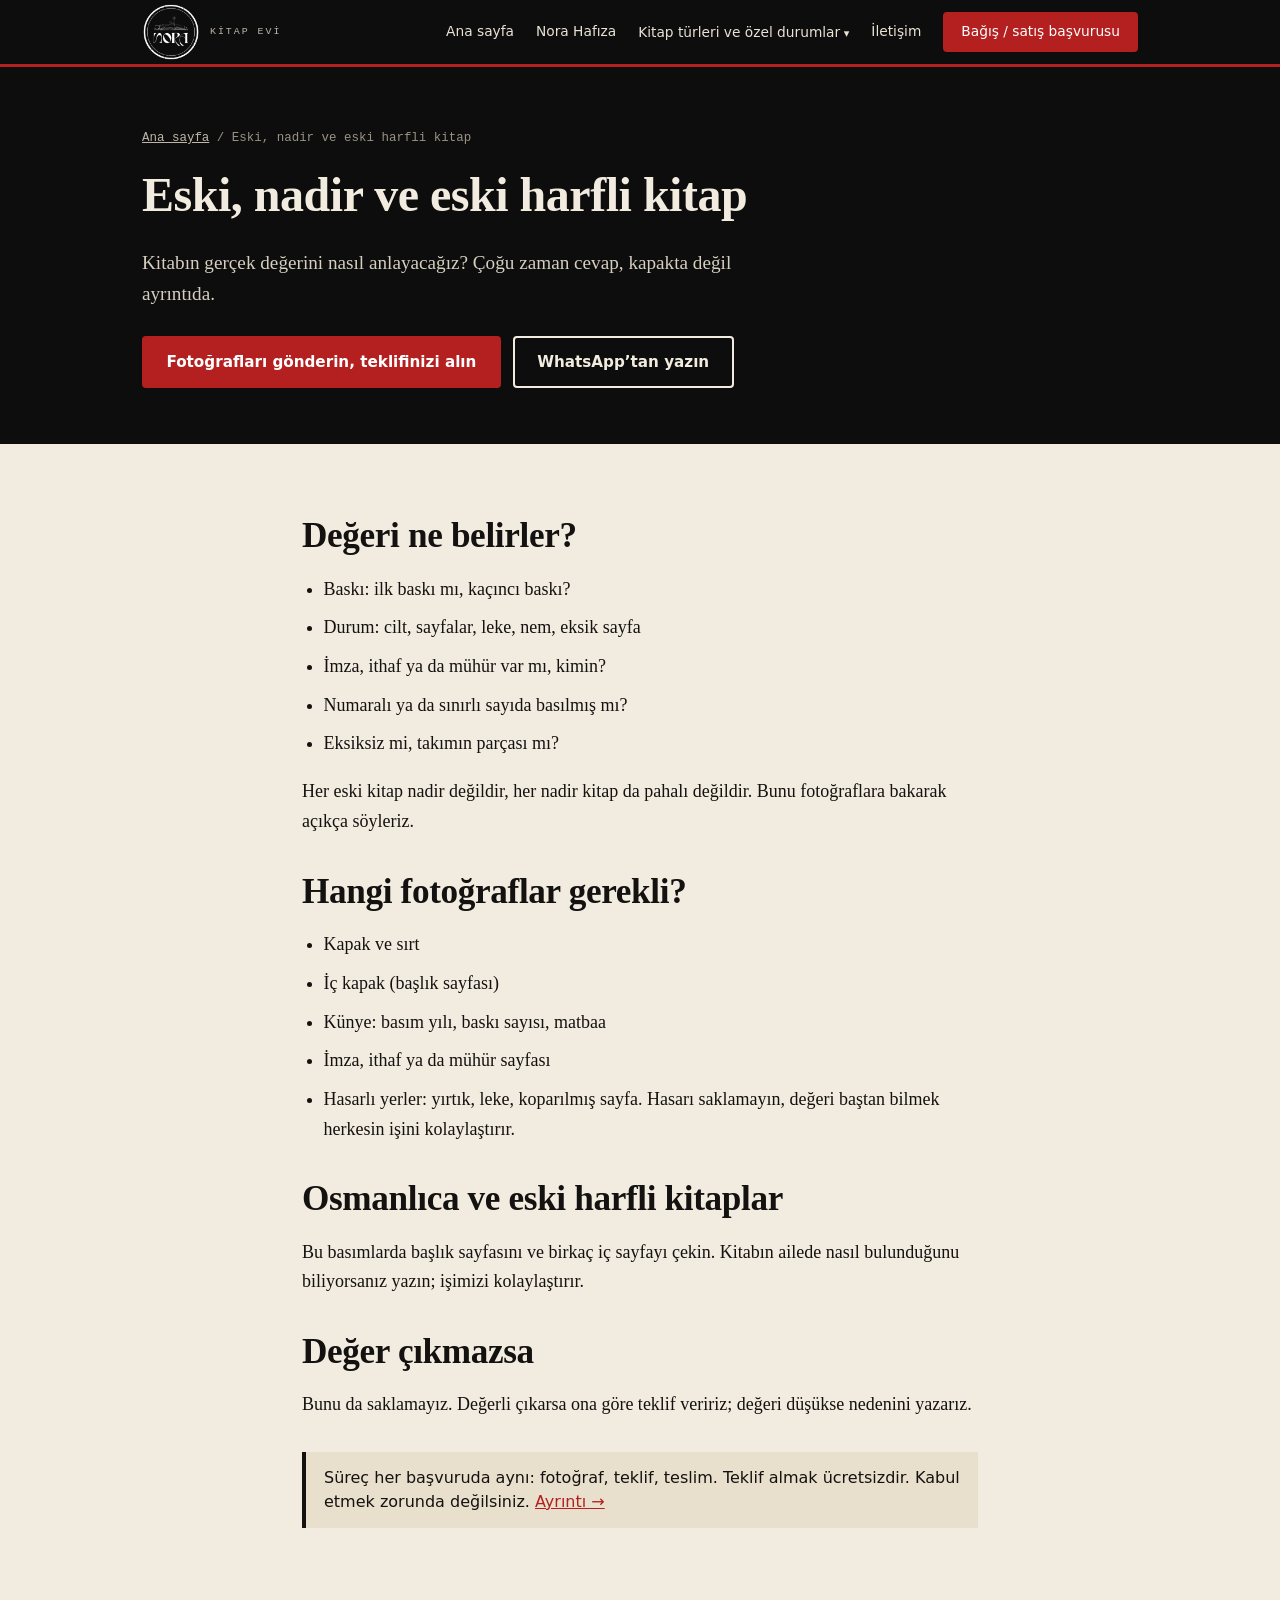
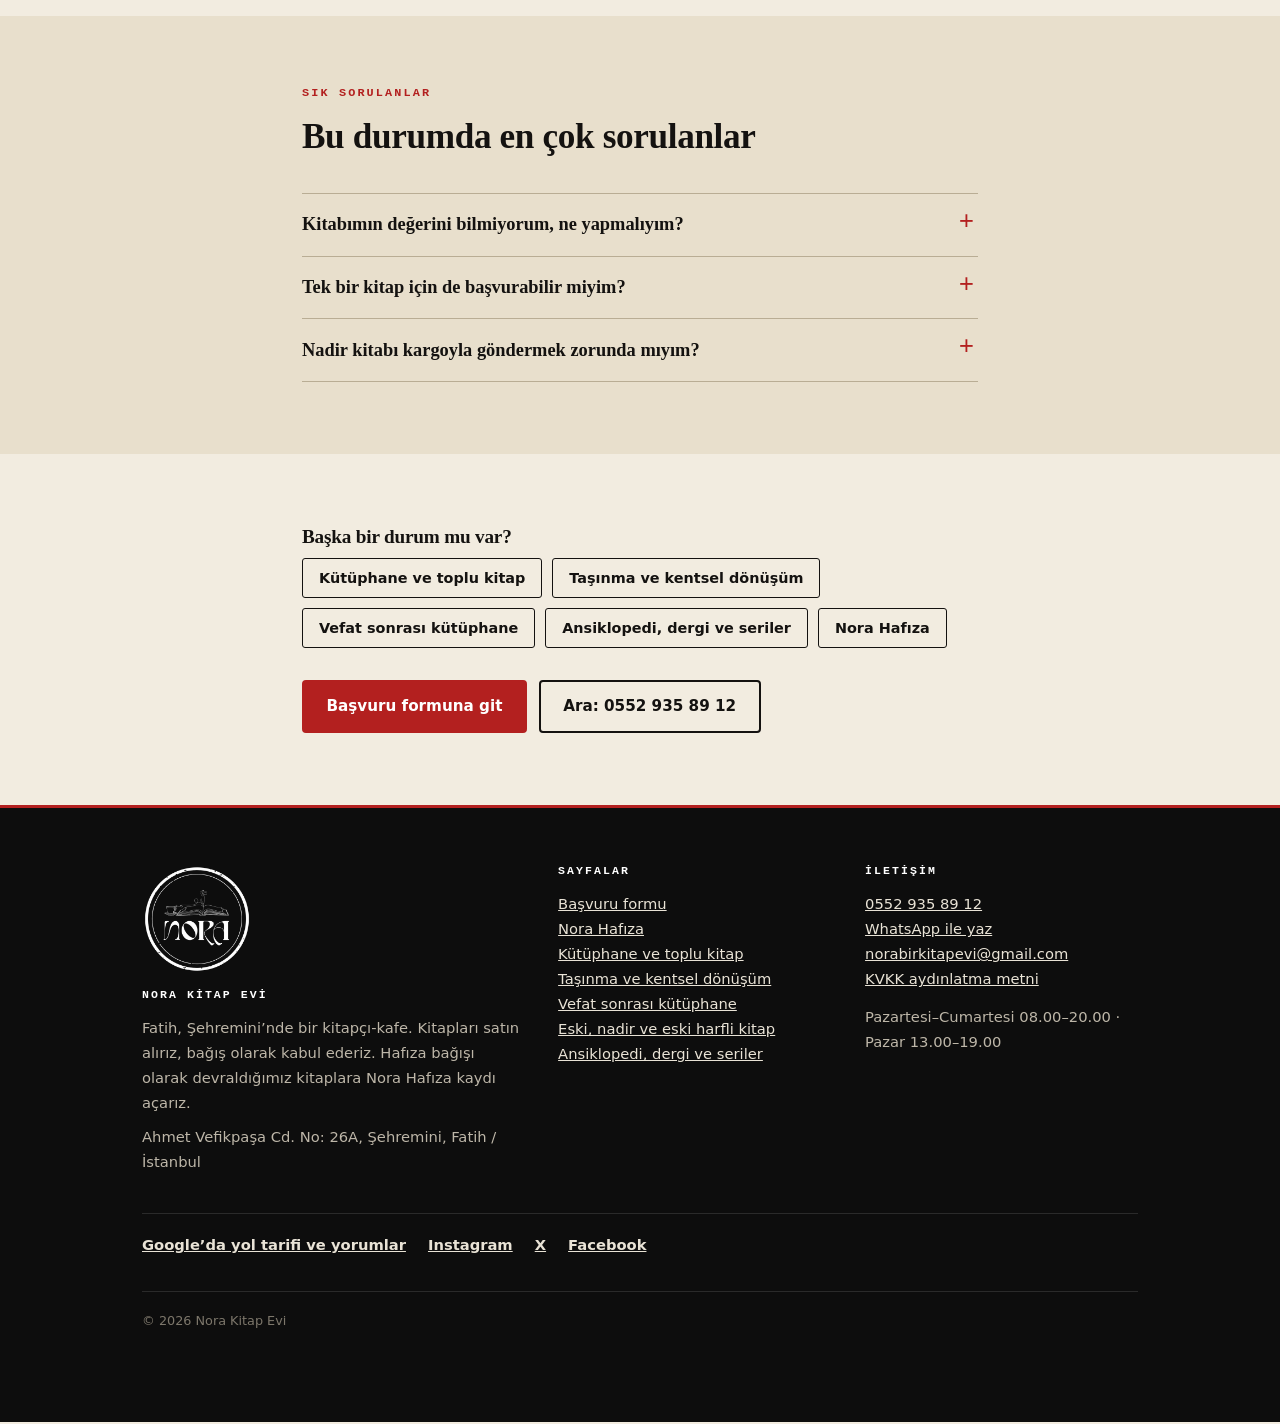
<file: eski-nadir-kitap.html>
<!doctype html>
<html lang="tr">
<head>
<meta charset="utf-8">
<title>Eski, nadir ve eski harfli kitap · Nora Kitap Evi</title>
<meta name="viewport" content="width=device-width,initial-scale=1">
<meta name="description" content="İlk baskı, imzalı, numaralı, eski harfli (Osmanlıca) ve eski basım kitapları Nora değerlendirir. Fotoğraf gönderin, teklif alın.">
<meta name="theme-color" content="#0d0d0d">
<meta property="og:title" content="Eski, nadir ve eski harfli kitap · Nora Kitap Evi">
<meta property="og:description" content="İlk baskı, imzalı, numaralı, eski harfli (Osmanlıca) ve eski basım kitapları Nora değerlendirir. Fotoğraf gönderin, teklif alın.">
<meta property="og:type" content="website">
<meta property="og:site_name" content="Nora Kitap Evi">
<meta property="og:image:type" content="image/jpeg">
<meta property="og:locale" content="tr_TR">
<meta property="og:image" content="https://izzetfiratorfa.github.io/kitapsat-norasahaf/img/og.jpg">
<meta property="og:image:width" content="899">
<meta property="og:image:height" content="471">
<meta property="og:image:alt" content="Nora Kitap Cafe'nin kırmızı tentesi ve kitap istifleriyle dolu girişi">
<meta name="twitter:card" content="summary_large_image">
<link rel="icon" href="img/favicon-32.png" sizes="32x32" type="image/png">
<link rel="icon" href="img/favicon-192.png" sizes="192x192" type="image/png">
<link rel="apple-touch-icon" href="img/favicon-192.png">
<link rel="stylesheet" href="style.css">
<script data-goatcounter="https://norasahaf.goatcounter.com/count" async src="//gc.zgo.at/count.js"></script>

</head>
<body>
<header class="hdr"><div class="wrap">
<a class="logo" href="index.html" aria-label="Nora Kitap Evi ana sayfa"><img src="img/logo-beyaz.png" width="58" height="58" alt="Nora"><small>kitap evi</small></a>
<button class="burger" aria-label="Menü" aria-expanded="false">Menü</button>
<nav class="nav" aria-label="Ana menü">
<a href="index.html">Ana sayfa</a>
<a href="nora-hafiza.html">Nora Hafıza</a>
<div class="grp"><button class="gbtn" type="button" aria-expanded="false">Kitap türleri ve özel durumlar</button><div class="gsub"><a href="kutuphane-alimi.html">Kütüphane ve toplu kitap</a><a href="tasinma-kentsel-donusum.html">Taşınma ve kentsel dönüşüm</a><a href="vefat-sonrasi-kutuphane.html">Vefat sonrası kütüphane</a><a href="eski-nadir-kitap.html">Eski, nadir ve eski harfli kitap</a><a href="ansiklopedi-dergi.html">Ansiklopedi, dergi ve seriler</a></div></div>
<a href="index.html#iletisim">İletişim</a>
<a class="btn" href="kitap-sat.html">Bağış / satış başvurusu</a>
</nav></div></header>
<main>
<section class="hero sub"><div class="wrap">
<div class="crumb"><a href="index.html">Ana sayfa</a> / Eski, nadir ve eski harfli kitap</div>
<h1>Eski, nadir ve eski harfli kitap</h1>
<p class="lead">Kitabın gerçek değerini nasıl anlayacağız? Çoğu zaman cevap, kapakta değil ayrıntıda.</p>
<div class="btns"><a class="btn" href="kitap-sat.html?tur=sat">Fotoğrafları gönderin, teklifinizi alın</a><a class="btn ghost" href="https://wa.me/905529358912?text=Merhaba%2C%20kitaplar%C4%B1m%20hakk%C4%B1nda%20yazmak%20istiyorum.">WhatsApp’tan yazın</a></div>
</div></section>
<section><div class="wrap narrow prose"><h2>Değeri ne belirler?</h2>
<ul>
<li>Baskı: ilk baskı mı, kaçıncı baskı?</li>
<li>Durum: cilt, sayfalar, leke, nem, eksik sayfa</li>
<li>İmza, ithaf ya da mühür var mı, kimin?</li>
<li>Numaralı ya da sınırlı sayıda basılmış mı?</li>
<li>Eksiksiz mi, takımın parçası mı?</li>
</ul>
<p>Her eski kitap nadir değildir, her nadir kitap da pahalı değildir. Bunu fotoğraflara bakarak açıkça söyleriz.</p>

<h2>Hangi fotoğraflar gerekli?</h2>
<ul>
<li>Kapak ve sırt</li>
<li>İç kapak (başlık sayfası)</li>
<li>Künye: basım yılı, baskı sayısı, matbaa</li>
<li>İmza, ithaf ya da mühür sayfası</li>
<li>Hasarlı yerler: yırtık, leke, koparılmış sayfa. Hasarı saklamayın, değeri baştan bilmek herkesin işini kolaylaştırır.</li>
</ul>

<h2>Osmanlıca ve eski harfli kitaplar</h2>
<p>Bu basımlarda başlık sayfasını ve birkaç iç sayfayı çekin. Kitabın ailede nasıl bulunduğunu biliyorsanız yazın; işimizi kolaylaştırır.</p>

<h2>Değer çıkmazsa</h2>
<p>Bunu da saklamayız. Değerli çıkarsa ona göre teklif veririz; değeri düşükse nedenini yazarız.</p>
<p class="proc">Süreç her başvuruda aynı: fotoğraf, teklif, teslim. Teklif almak ücretsizdir. Kabul etmek zorunda değilsiniz. <a href="index.html#nasil">Ayrıntı →</a></p>
</div></section>
<section class="alt"><div class="wrap narrow"><div class="head"><span class="kicker">Sık sorulanlar</span><h2>Bu durumda en çok sorulanlar</h2></div><details><summary>Kitabımın değerini bilmiyorum, ne yapmalıyım?</summary><p>Fotoğraf gönderin. Değerli çıkmasa bile bunu açıkça söyleriz.</p></details><details><summary>Tek bir kitap için de başvurabilir miyim?</summary><p>Evet, adedin alt sınırı yok.</p></details><details><summary>Nadir kitabı kargoyla göndermek zorunda mıyım?</summary><p>Hayır. Önce fotoğraflara bakarız, sonra nasıl teslim edileceğini birlikte seçeriz.</p></details></div></section>
<section><div class="wrap narrow"><h3>Başka bir durum mu var?</h3><div class="links"><a href="kutuphane-alimi.html">Kütüphane ve toplu kitap</a><a href="tasinma-kentsel-donusum.html">Taşınma ve kentsel dönüşüm</a><a href="vefat-sonrasi-kutuphane.html">Vefat sonrası kütüphane</a><a href="ansiklopedi-dergi.html">Ansiklopedi, dergi ve seriler</a><a href="nora-hafiza.html">Nora Hafıza</a></div>
<div class="btns" style="margin-top:2rem"><a class="btn" href="kitap-sat.html?tur=sat">Başvuru formuna git</a><a class="btn ghost" style="color:var(--ink)" href="tel:+905529358912">Ara: 0552 935 89 12</a></div></div></section>
</main>
<footer class="ftr"><div class="wrap">
<div class="cols">
<div><img class="flogo" src="img/logo-beyaz.png" width="110" height="110" alt="Nora Kitap Evi logosu" loading="lazy"><h4>Nora Kitap Evi</h4>
<p>Fatih, Şehremini’nde bir kitapçı-kafe. Kitapları satın alırız, bağış olarak kabul ederiz. Hafıza bağışı olarak devraldığımız kitaplara Nora Hafıza kaydı açarız.</p>
<p>Ahmet Vefikpaşa Cd. No: 26A, Şehremini, Fatih / İstanbul</p></div>
<div><h4>Sayfalar</h4>
<a href="kitap-sat.html">Başvuru formu</a>
<a href="nora-hafiza.html">Nora Hafıza</a>
<a href="kutuphane-alimi.html">Kütüphane ve toplu kitap</a><a href="tasinma-kentsel-donusum.html">Taşınma ve kentsel dönüşüm</a><a href="vefat-sonrasi-kutuphane.html">Vefat sonrası kütüphane</a><a href="eski-nadir-kitap.html">Eski, nadir ve eski harfli kitap</a><a href="ansiklopedi-dergi.html">Ansiklopedi, dergi ve seriler</a></div>
<div><h4>İletişim</h4>
<a href="tel:+905529358912">0552 935 89 12</a>
<a href="https://wa.me/905529358912?text=Merhaba%2C%20kitaplar%C4%B1m%20hakk%C4%B1nda%20yazmak%20istiyorum.">WhatsApp ile yaz</a>
<a href="mailto:norabirkitapevi@gmail.com">norabirkitapevi@gmail.com</a>
<a href="kvkk.html">KVKK aydınlatma metni</a>
<p style="margin:.8rem 0 0">Pazartesi–Cumartesi 08.00–20.00 · Pazar 13.00–19.00</p></div>
</div>
<div class="social"><a href="https://share.google/qawsznqt1ohQSFSN0" rel="noopener">Google’da yol tarifi ve yorumlar</a><a href="https://www.instagram.com/nora.cafekitap/" rel="noopener">Instagram</a><a href="https://x.com/NoraBiKitapEvi" rel="noopener">X</a><a href="https://www.facebook.com/norakitapcafe" rel="noopener">Facebook</a></div>
<div class="fine">© <span id="yil"></span> Nora Kitap Evi</div>
</div></footer>
<div class="wa"><a class="main" data-goatcounter-click="mobil-form" href="kitap-sat.html">Başvuru formu</a><a data-goatcounter-click="mobil-whatsapp" href="https://wa.me/905529358912?text=Merhaba%2C%20kitaplar%C4%B1m%20hakk%C4%B1nda%20yazmak%20istiyorum.">WhatsApp</a></div>
<script src="main.js"></script>
<script>document.getElementById('yil').textContent=new Date().getFullYear()</script>
</body></html>
</file>
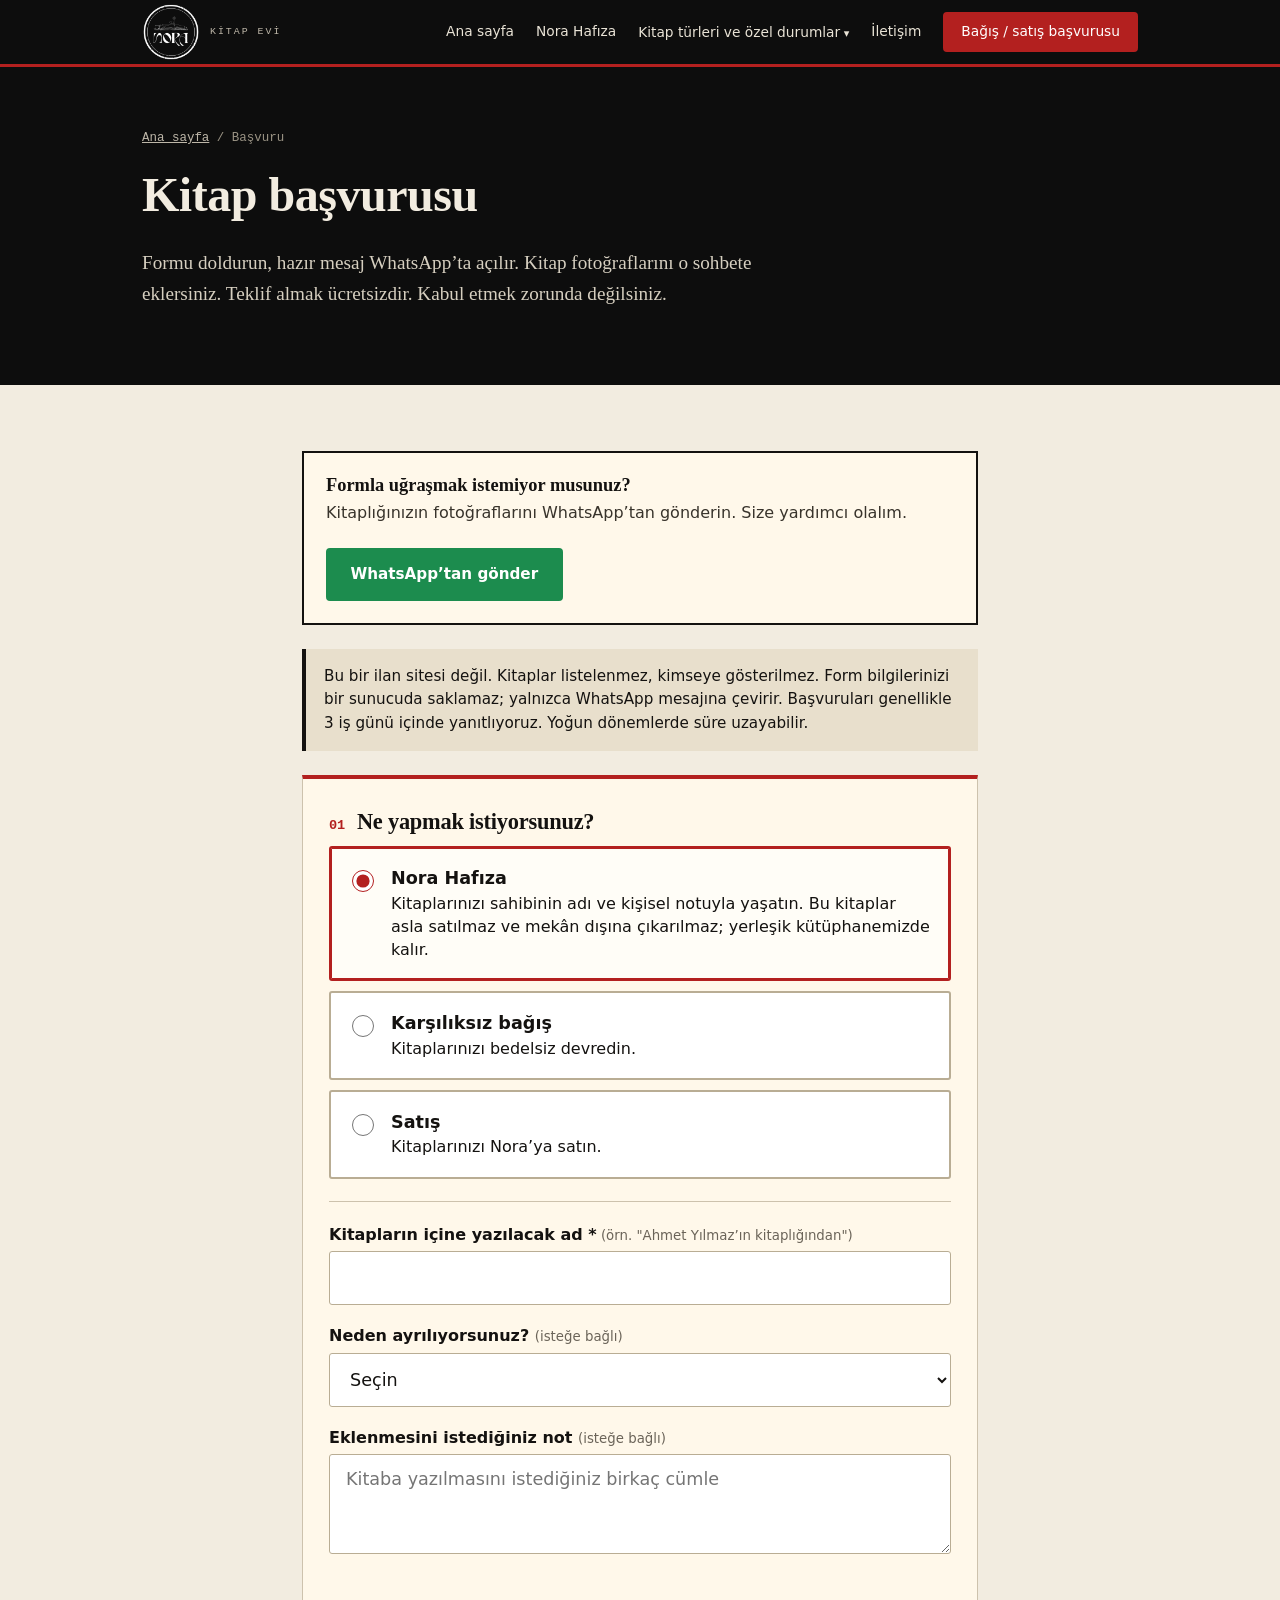
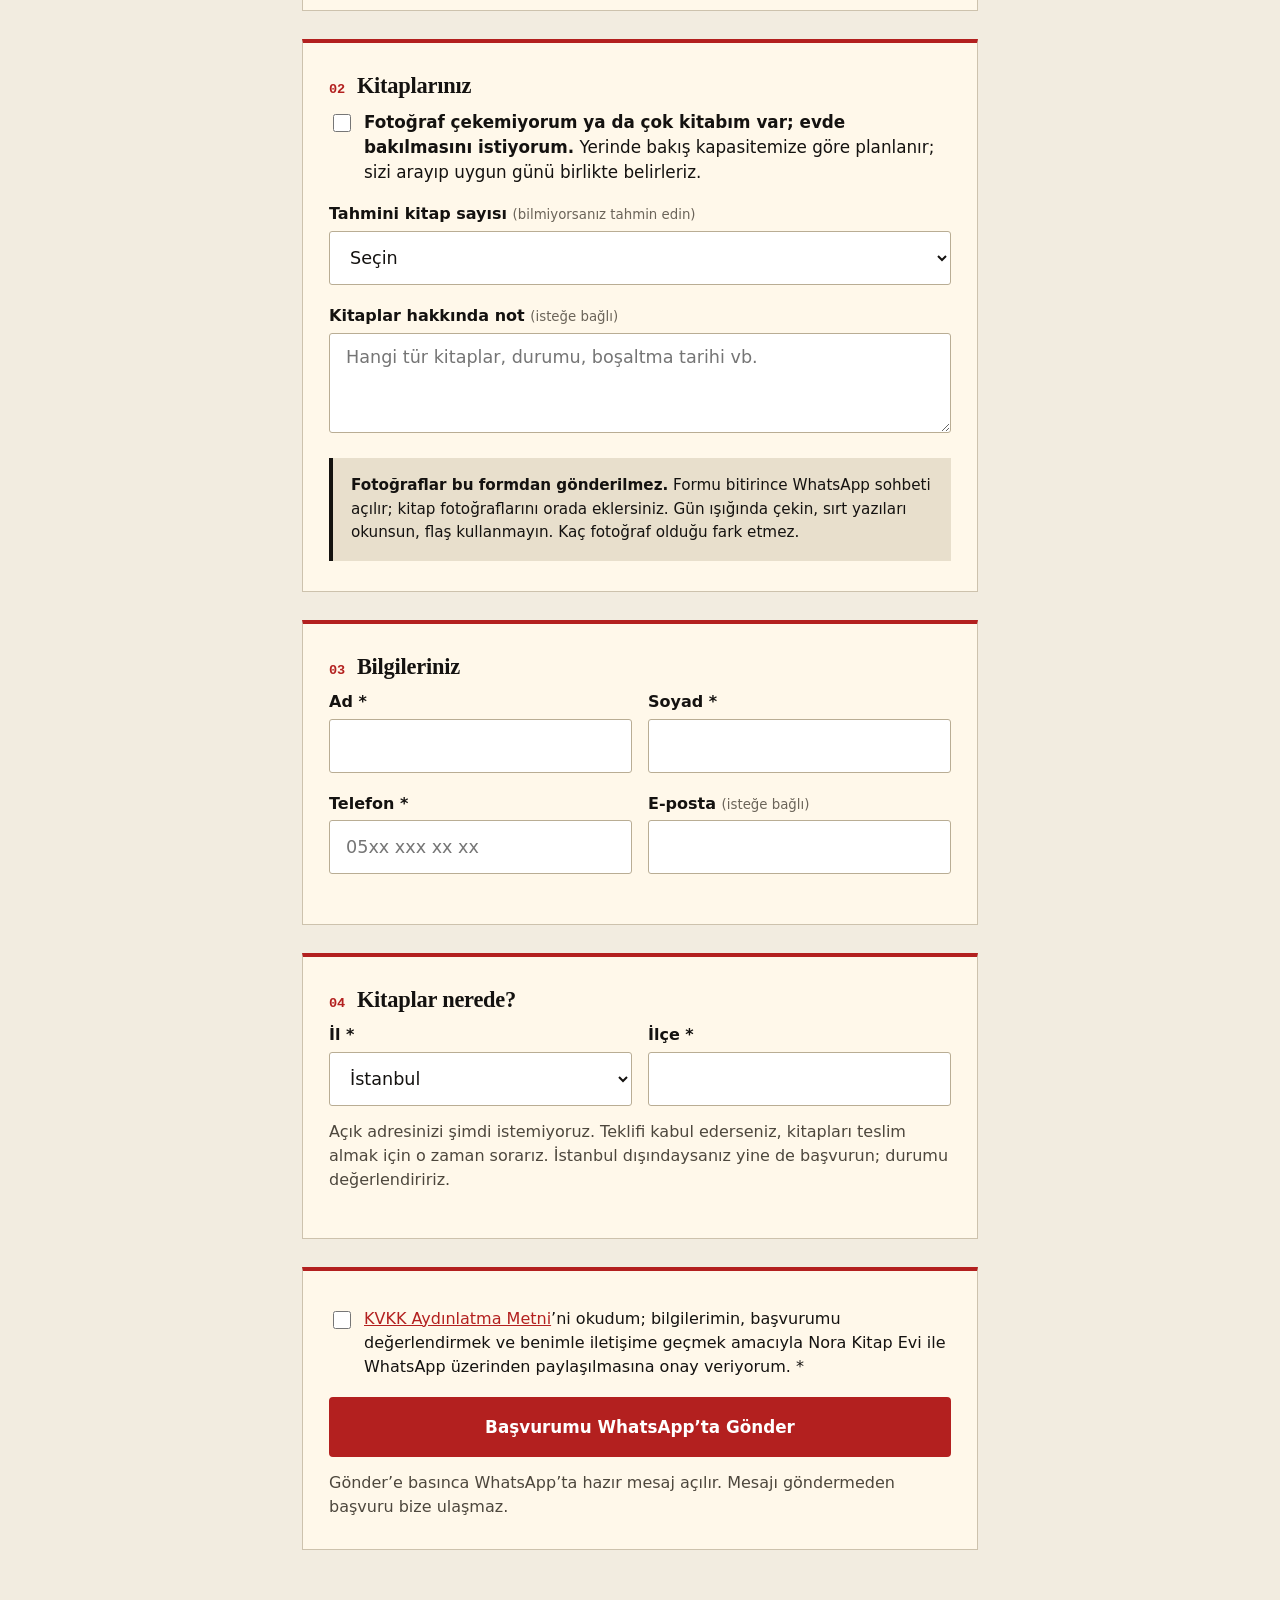
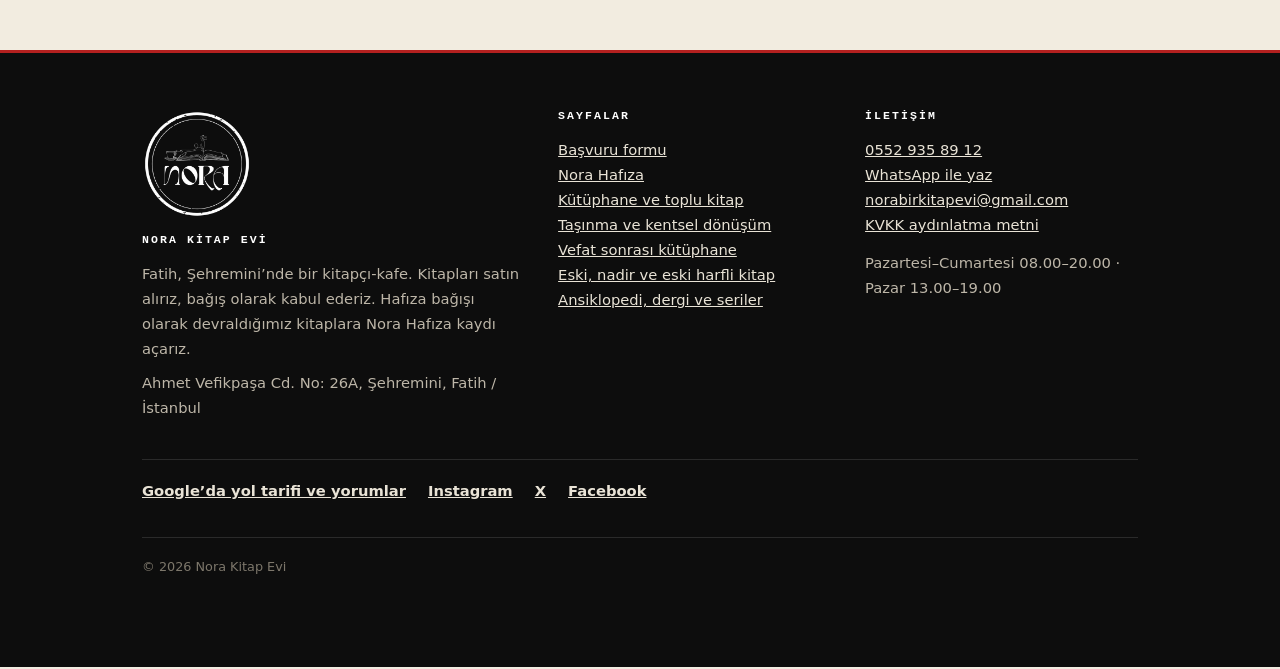
<file: kitap-sat.html>
<!doctype html>
<html lang="tr">
<head>
<meta charset="utf-8">
<title>Kitap başvurusu · Nora Kitap Evi</title>
<meta name="viewport" content="width=device-width,initial-scale=1">
<meta name="description" content="Kitaplarınızı satmak ya da bağışlamak için formu doldurun; hazır mesaj WhatsApp’ta açılır. Teklif almak ücretsiz.">
<meta name="theme-color" content="#0d0d0d">
<meta property="og:title" content="Kitap başvurusu · Nora Kitap Evi">
<meta property="og:description" content="Kitaplarınızı satmak ya da bağışlamak için formu doldurun; hazır mesaj WhatsApp’ta açılır. Teklif almak ücretsiz.">
<meta property="og:type" content="website">
<meta property="og:site_name" content="Nora Kitap Evi">
<meta property="og:image:type" content="image/jpeg">
<meta property="og:locale" content="tr_TR">
<meta property="og:image" content="https://izzetfiratorfa.github.io/kitapsat-norasahaf/img/og.jpg">
<meta property="og:image:width" content="899">
<meta property="og:image:height" content="471">
<meta property="og:image:alt" content="Nora Kitap Cafe'nin kırmızı tentesi ve kitap istifleriyle dolu girişi">
<meta name="twitter:card" content="summary_large_image">
<link rel="icon" href="img/favicon-32.png" sizes="32x32" type="image/png">
<link rel="icon" href="img/favicon-192.png" sizes="192x192" type="image/png">
<link rel="apple-touch-icon" href="img/favicon-192.png">
<link rel="stylesheet" href="style.css">
<script data-goatcounter="https://norasahaf.goatcounter.com/count" async src="//gc.zgo.at/count.js"></script>
<script>window.NORA_CONFIG={phone:"905529358912",email:"norabirkitapevi@gmail.com"}</script>
</head>
<body>
<header class="hdr"><div class="wrap">
<a class="logo" href="index.html" aria-label="Nora Kitap Evi ana sayfa"><img src="img/logo-beyaz.png" width="58" height="58" alt="Nora"><small>kitap evi</small></a>
<button class="burger" aria-label="Menü" aria-expanded="false">Menü</button>
<nav class="nav" aria-label="Ana menü">
<a href="index.html">Ana sayfa</a>
<a href="nora-hafiza.html">Nora Hafıza</a>
<div class="grp"><button class="gbtn" type="button" aria-expanded="false">Kitap türleri ve özel durumlar</button><div class="gsub"><a href="kutuphane-alimi.html">Kütüphane ve toplu kitap</a><a href="tasinma-kentsel-donusum.html">Taşınma ve kentsel dönüşüm</a><a href="vefat-sonrasi-kutuphane.html">Vefat sonrası kütüphane</a><a href="eski-nadir-kitap.html">Eski, nadir ve eski harfli kitap</a><a href="ansiklopedi-dergi.html">Ansiklopedi, dergi ve seriler</a></div></div>
<a href="index.html#iletisim">İletişim</a>
<a class="btn" href="kitap-sat.html">Bağış / satış başvurusu</a>
</nav></div></header>
<main>
<section class="hero sub"><div class="wrap">
<div class="crumb"><a href="index.html">Ana sayfa</a> / Başvuru</div>
<h1>Kitap başvurusu</h1>
<p class="lead">Formu doldurun, hazır mesaj WhatsApp’ta açılır. Kitap fotoğraflarını o sohbete eklersiniz. Teklif almak ücretsizdir. Kabul etmek zorunda değilsiniz.</p>
</div></section>
<section style="padding-top:40px"><div class="wrap narrow">
<div class="quick"><div><b>Formla uğraşmak istemiyor musunuz?</b><span>Kitaplığınızın fotoğraflarını WhatsApp’tan gönderin. Size yardımcı olalım.</span></div><a class="btn" data-goatcounter-click="whatsapp-fotograf" href="https://wa.me/905529358912?text=Merhaba%2C%20kitapl%C4%B1%C4%9F%C4%B1m%C4%B1n%20foto%C4%9Fraflar%C4%B1n%C4%B1%20g%C3%B6ndermek%20istiyorum.%20Yard%C4%B1mc%C4%B1%20olur%20musunuz%3F">WhatsApp’tan gönder</a></div>
<p class="note" style="margin-top:24px">Bu bir ilan sitesi değil. Kitaplar listelenmez, kimseye gösterilmez. Form bilgilerinizi bir sunucuda saklamaz; yalnızca WhatsApp mesajına çevirir. Başvuruları genellikle 3 iş günü içinde yanıtlıyoruz. Yoğun dönemlerde süre uzayabilir.</p>

<div id="errSum" class="errsum" role="alert"></div>
<form id="appForm" novalidate autocomplete="on">
<div class="form">
<h2><span>01</span> Ne yapmak istiyorsunuz?</h2>
<div class="modes">
<label class="mode"><input type="radio" name="tur" value="hafiza" checked><span><b>Nora Hafıza</b>Kitaplarınızı sahibinin adı ve kişisel notuyla yaşatın. Bu kitaplar asla satılmaz ve mekân dışına çıkarılmaz; yerleşik kütüphanemizde kalır.</span></label>
<label class="mode"><input type="radio" name="tur" value="bagis"><span><b>Karşılıksız bağış</b>Kitaplarınızı bedelsiz devredin.</span></label>
<label class="mode"><input type="radio" name="tur" value="sat"><span><b>Satış</b>Kitaplarınızı Nora’ya satın.</span></label>
</div>
<div id="hafizaBox" class="hidden" style="margin-top:22px;border-top:1px solid var(--line);padding-top:22px">
<label class="f">Kitapların içine yazılacak ad *<small> (örn. "Ahmet Yılmaz’ın kitaplığından")</small>
<input type="text" id="hafizaAd" maxlength="120"><div class="err">Hafıza için bir ad yazın.</div></label>
<label class="f">Neden ayrılıyorsunuz? <small>(isteğe bağlı)</small>
<select id="hafizaNeden"><option value="">Seçin</option><option value="tasinma">Taşınma</option><option value="kentsel">Kentsel dönüşüm</option><option value="vefat">Aileden birinin vefatı</option><option value="diger">Diğer</option></select></label>
<label class="f">Eklenmesini istediğiniz not <small>(isteğe bağlı)</small>
<textarea id="hafizaNot" maxlength="400" placeholder="Kitaba yazılmasını istediğiniz birkaç cümle"></textarea></label>
</div>
</div>

<div class="form">
<h2><span>02</span> Kitaplarınız</h2>
<label class="chk" style="font-size:1.05rem"><input type="checkbox" id="yerinde"><span><b>Fotoğraf çekemiyorum ya da çok kitabım var; evde bakılmasını istiyorum.</b> Yerinde bakış kapasitemize göre planlanır; sizi arayıp uygun günü birlikte belirleriz.</span></label>
<label class="f">Tahmini kitap sayısı <small>(bilmiyorsanız tahmin edin)</small>
<select id="sayi"><option value="">Seçin</option><option>1–20</option><option>20–50</option><option>50–100</option><option>100–300</option><option>300–500</option><option>500+</option></select></label>
<label class="f">Kitaplar hakkında not <small>(isteğe bağlı)</small>
<textarea id="notlar" maxlength="600" placeholder="Hangi tür kitaplar, durumu, boşaltma tarihi vb."></textarea></label>
<p class="note" style="margin:0"><b>Fotoğraflar bu formdan gönderilmez.</b> Formu bitirince WhatsApp sohbeti açılır; kitap fotoğraflarını orada eklersiniz. Gün ışığında çekin, sırt yazıları okunsun, flaş kullanmayın. Kaç fotoğraf olduğu fark etmez.</p>
</div>

<div class="form">
<h2><span>03</span> Bilgileriniz</h2>
<div class="row">
<label class="f">Ad *<input type="text" id="ad" autocomplete="given-name"><div class="err">Adınızı yazın.</div></label>
<label class="f">Soyad *<input type="text" id="soyad" autocomplete="family-name"><div class="err">Soyadınızı yazın.</div></label>
</div>
<div class="row">
<label class="f">Telefon *<input type="tel" id="tel" autocomplete="tel" inputmode="tel" placeholder="05xx xxx xx xx"><div class="err">Geçerli bir telefon numarası yazın.</div></label>
<label class="f">E-posta <small>(isteğe bağlı)</small><input type="email" id="email" autocomplete="email"><div class="err">E-posta adresi geçersiz görünüyor.</div></label>
</div></div>

<div class="form">
<h2><span>04</span> Kitaplar nerede?</h2>
<div class="row">
<label class="f">İl *<select id="il" autocomplete="address-level1"></select></label>
<label class="f">İlçe *<input type="text" id="ilce" autocomplete="address-level2"><div class="err">İlçeyi yazın.</div></label>
</div>
<p class="hint">Açık adresinizi şimdi istemiyoruz. Teklifi kabul ederseniz, kitapları teslim almak için o zaman sorarız. İstanbul dışındaysanız yine de başvurun; durumu değerlendiririz.</p>
</div>

<div class="form">
<label class="chk" style="font-size:1rem"><input type="checkbox" id="kvkk"><span><a href="kvkk.html" target="_blank" rel="noopener">KVKK Aydınlatma Metni</a>’ni okudum; bilgilerimin, başvurumu değerlendirmek ve benimle iletişime geçmek amacıyla Nora Kitap Evi ile WhatsApp üzerinden paylaşılmasına onay veriyorum. *</span></label>
<button class="btn submit" type="submit">Başvurumu WhatsApp’ta Gönder</button>
<p class="hint" style="margin:14px 0 0">Gönder’e basınca WhatsApp’ta hazır mesaj açılır. Mesajı göndermeden başvuru bize ulaşmaz.</p>
</div>
</form>

<div id="done" class="done" role="status" aria-live="polite">
<h2>Mesajınız hazır.</h2>
<p>Başvuru numaranız<br><span class="code" id="doneCode"></span></p>
<ol class="ol-big">
<li>WhatsApp’ta hazır mesajı <b>gönderin</b>. Açılmadıysa aşağıdaki yeşil düğmeye basın.</li>
<li id="doneFoto">Kitap fotoğraflarını aynı sohbete ekleyin.</li>
<li id="doneYerinde" class="hidden">Fotoğraf göndermenize gerek yok. Size yazıp ya da arayıp evde bakmak için uygun günü belirleriz.</li>
</ol>
<p class="hint" style="margin-top:1.4rem"><b>Bundan sonra:</b> 1. Başvurunuz oluşturuldu · 2. Fotoğraflar incelenir (ya da yerinde bakış planlanır) · 3. Teklif iletilir · 4. Kitaplar teslim alınır. Başvuruları genellikle 3 iş günü içinde yanıtlıyoruz. Yoğun dönemlerde süre uzayabilir.</p>
<div class="btns">
<a class="btn" id="waBtn" href="#" target="_blank" rel="noopener" style="background:#1c8c4e;border-color:#1c8c4e">WhatsApp’ı aç</a>
<a class="btn dark hidden" id="mailBtn" href="#">E-posta ile gönder</a>
<button class="btn ghost" id="copyBtn" type="button" style="color:var(--ink)">Mesajı kopyala</button>
<button class="btn ghost" id="backBtn" type="button" style="color:var(--ink)">Formu düzenle</button>
</div>
</div>

</div></section>
</main>
<script src="form.js"></script>
<footer class="ftr"><div class="wrap">
<div class="cols">
<div><img class="flogo" src="img/logo-beyaz.png" width="110" height="110" alt="Nora Kitap Evi logosu" loading="lazy"><h4>Nora Kitap Evi</h4>
<p>Fatih, Şehremini’nde bir kitapçı-kafe. Kitapları satın alırız, bağış olarak kabul ederiz. Hafıza bağışı olarak devraldığımız kitaplara Nora Hafıza kaydı açarız.</p>
<p>Ahmet Vefikpaşa Cd. No: 26A, Şehremini, Fatih / İstanbul</p></div>
<div><h4>Sayfalar</h4>
<a href="kitap-sat.html">Başvuru formu</a>
<a href="nora-hafiza.html">Nora Hafıza</a>
<a href="kutuphane-alimi.html">Kütüphane ve toplu kitap</a><a href="tasinma-kentsel-donusum.html">Taşınma ve kentsel dönüşüm</a><a href="vefat-sonrasi-kutuphane.html">Vefat sonrası kütüphane</a><a href="eski-nadir-kitap.html">Eski, nadir ve eski harfli kitap</a><a href="ansiklopedi-dergi.html">Ansiklopedi, dergi ve seriler</a></div>
<div><h4>İletişim</h4>
<a href="tel:+905529358912">0552 935 89 12</a>
<a href="https://wa.me/905529358912?text=Merhaba%2C%20kitaplar%C4%B1m%20hakk%C4%B1nda%20yazmak%20istiyorum.">WhatsApp ile yaz</a>
<a href="mailto:norabirkitapevi@gmail.com">norabirkitapevi@gmail.com</a>
<a href="kvkk.html">KVKK aydınlatma metni</a>
<p style="margin:.8rem 0 0">Pazartesi–Cumartesi 08.00–20.00 · Pazar 13.00–19.00</p></div>
</div>
<div class="social"><a href="https://share.google/qawsznqt1ohQSFSN0" rel="noopener">Google’da yol tarifi ve yorumlar</a><a href="https://www.instagram.com/nora.cafekitap/" rel="noopener">Instagram</a><a href="https://x.com/NoraBiKitapEvi" rel="noopener">X</a><a href="https://www.facebook.com/norakitapcafe" rel="noopener">Facebook</a></div>
<div class="fine">© <span id="yil"></span> Nora Kitap Evi</div>
</div></footer>
<div class="wa"><a class="main" data-goatcounter-click="mobil-form" href="kitap-sat.html">Başvuru formu</a><a data-goatcounter-click="mobil-whatsapp" href="https://wa.me/905529358912?text=Merhaba%2C%20kitaplar%C4%B1m%20hakk%C4%B1nda%20yazmak%20istiyorum.">WhatsApp</a></div>
<script src="main.js"></script>
<script>document.getElementById('yil').textContent=new Date().getFullYear()</script>
</body></html>
</file>
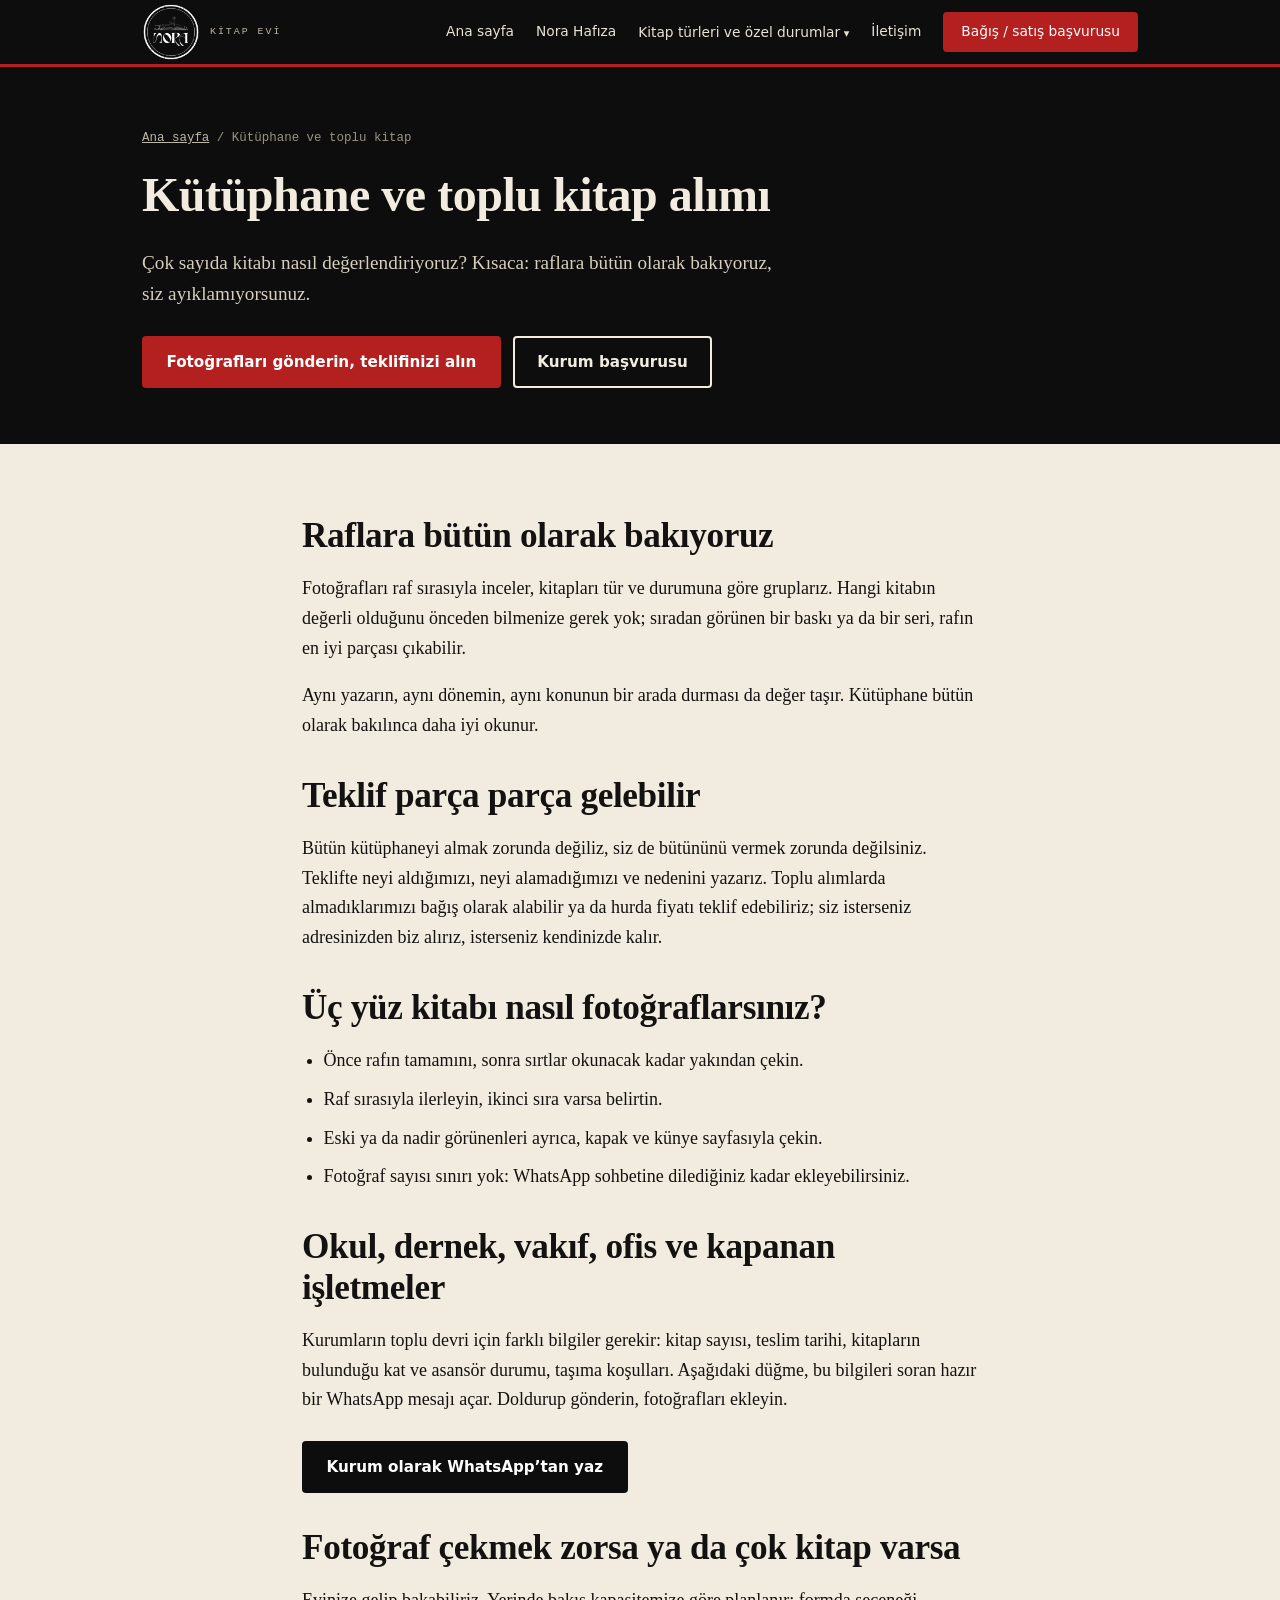
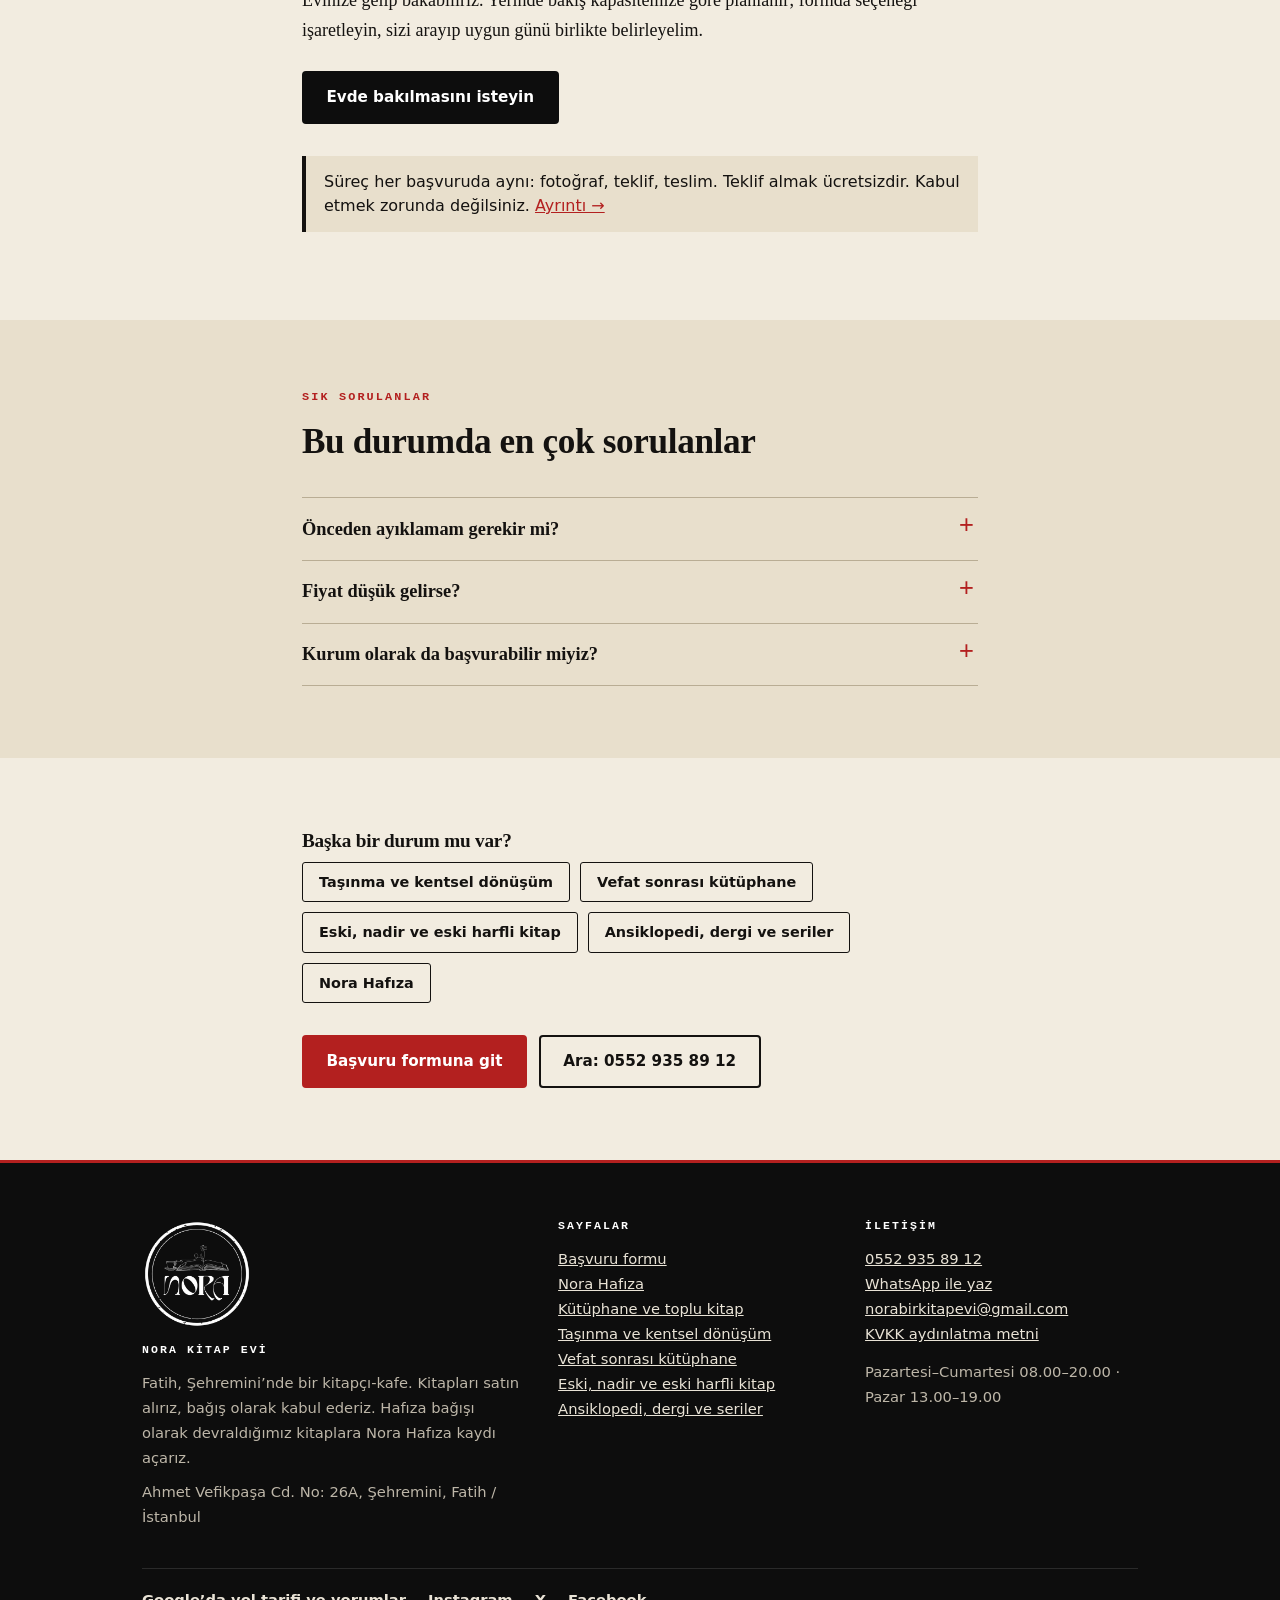
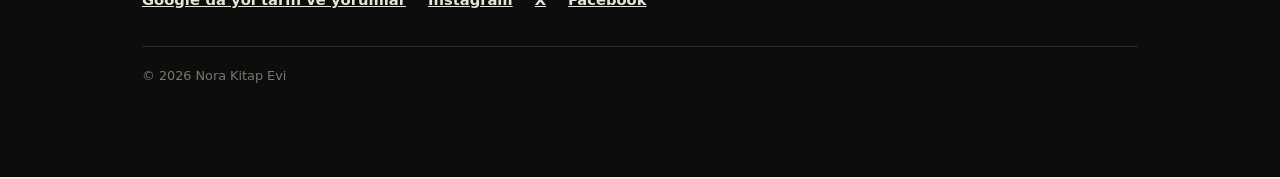
<file: kutuphane-alimi.html>
<!doctype html>
<html lang="tr">
<head>
<meta charset="utf-8">
<title>Kütüphane ve toplu kitap alımı · Nora Kitap Evi</title>
<meta name="viewport" content="width=device-width,initial-scale=1">
<meta name="description" content="Yüzlerce kitaplık kütüphaneleri raf raf fotoğraflayın, Nora teklif versin. Okul, dernek, vakıf, ofis ve kapanan işletmeler için ayrı başvuru. Fatih Şehremini, İstanbul.">
<meta name="theme-color" content="#0d0d0d">
<meta property="og:title" content="Kütüphane ve toplu kitap alımı · Nora Kitap Evi">
<meta property="og:description" content="Yüzlerce kitaplık kütüphaneleri raf raf fotoğraflayın, Nora teklif versin. Okul, dernek, vakıf, ofis ve kapanan işletmeler için ayrı başvuru. Fatih Şehremini, İstanbul.">
<meta property="og:type" content="website">
<meta property="og:site_name" content="Nora Kitap Evi">
<meta property="og:image:type" content="image/jpeg">
<meta property="og:locale" content="tr_TR">
<meta property="og:image" content="https://izzetfiratorfa.github.io/kitapsat-norasahaf/img/og.jpg">
<meta property="og:image:width" content="899">
<meta property="og:image:height" content="471">
<meta property="og:image:alt" content="Nora Kitap Cafe'nin kırmızı tentesi ve kitap istifleriyle dolu girişi">
<meta name="twitter:card" content="summary_large_image">
<link rel="icon" href="img/favicon-32.png" sizes="32x32" type="image/png">
<link rel="icon" href="img/favicon-192.png" sizes="192x192" type="image/png">
<link rel="apple-touch-icon" href="img/favicon-192.png">
<link rel="stylesheet" href="style.css">
<script data-goatcounter="https://norasahaf.goatcounter.com/count" async src="//gc.zgo.at/count.js"></script>

</head>
<body>
<header class="hdr"><div class="wrap">
<a class="logo" href="index.html" aria-label="Nora Kitap Evi ana sayfa"><img src="img/logo-beyaz.png" width="58" height="58" alt="Nora"><small>kitap evi</small></a>
<button class="burger" aria-label="Menü" aria-expanded="false">Menü</button>
<nav class="nav" aria-label="Ana menü">
<a href="index.html">Ana sayfa</a>
<a href="nora-hafiza.html">Nora Hafıza</a>
<div class="grp"><button class="gbtn" type="button" aria-expanded="false">Kitap türleri ve özel durumlar</button><div class="gsub"><a href="kutuphane-alimi.html">Kütüphane ve toplu kitap</a><a href="tasinma-kentsel-donusum.html">Taşınma ve kentsel dönüşüm</a><a href="vefat-sonrasi-kutuphane.html">Vefat sonrası kütüphane</a><a href="eski-nadir-kitap.html">Eski, nadir ve eski harfli kitap</a><a href="ansiklopedi-dergi.html">Ansiklopedi, dergi ve seriler</a></div></div>
<a href="index.html#iletisim">İletişim</a>
<a class="btn" href="kitap-sat.html">Bağış / satış başvurusu</a>
</nav></div></header>
<main>
<section class="hero sub"><div class="wrap">
<div class="crumb"><a href="index.html">Ana sayfa</a> / Kütüphane ve toplu kitap</div>
<h1>Kütüphane ve toplu kitap alımı</h1>
<p class="lead">Çok sayıda kitabı nasıl değerlendiriyoruz? Kısaca: raflara bütün olarak bakıyoruz, siz ayıklamıyorsunuz.</p>
<div class="btns"><a class="btn" href="kitap-sat.html?tur=sat">Fotoğrafları gönderin, teklifinizi alın</a><a class="btn ghost" href="https://wa.me/905529358912?text=Merhaba%2C%20kurum%20olarak%20toplu%20kitap%20devretmek%20istiyoruz.%0A%0AKurum%20ad%C4%B1%3A%0ATahmini%20kitap%20say%C4%B1s%C4%B1%3A%0A%C4%B0stenen%20teslim%20tarihi%3A%0AKitaplar%C4%B1n%20bulundu%C4%9Fu%20adres%20%28il%C3%A7e%29%3A%0AKat%20/%20asans%C3%B6r%20var%20m%C4%B1%3A%0ATa%C5%9F%C4%B1ma%20ko%C5%9Fullar%C4%B1%20%28ara%C3%A7%20giri%C5%9Fi%2C%20mesafe%20vb.%29%3A%0A%0AFoto%C4%9Fraflar%C4%B1%20bu%20sohbete%20ekliyorum.">Kurum başvurusu</a></div>
</div></section>
<section><div class="wrap narrow prose"><h2>Raflara bütün olarak bakıyoruz</h2>
<p>Fotoğrafları raf sırasıyla inceler, kitapları tür ve durumuna göre gruplarız. Hangi kitabın değerli olduğunu önceden bilmenize gerek yok; sıradan görünen bir baskı ya da bir seri, rafın en iyi parçası çıkabilir.</p>
<p>Aynı yazarın, aynı dönemin, aynı konunun bir arada durması da değer taşır. Kütüphane bütün olarak bakılınca daha iyi okunur.</p>

<h2>Teklif parça parça gelebilir</h2>
<p>Bütün kütüphaneyi almak zorunda değiliz, siz de bütününü vermek zorunda değilsiniz. Teklifte neyi aldığımızı, neyi alamadığımızı ve nedenini yazarız. Toplu alımlarda almadıklarımızı bağış olarak alabilir ya da hurda fiyatı teklif edebiliriz; siz isterseniz adresinizden biz alırız, isterseniz kendinizde kalır.</p>

<h2>Üç yüz kitabı nasıl fotoğraflarsınız?</h2>
<ul>
<li>Önce rafın tamamını, sonra sırtlar okunacak kadar yakından çekin.</li>
<li>Raf sırasıyla ilerleyin, ikinci sıra varsa belirtin.</li>
<li>Eski ya da nadir görünenleri ayrıca, kapak ve künye sayfasıyla çekin.</li>
<li>Fotoğraf sayısı sınırı yok: WhatsApp sohbetine dilediğiniz kadar ekleyebilirsiniz.</li>
</ul>

<h2>Okul, dernek, vakıf, ofis ve kapanan işletmeler</h2>
<p>Kurumların toplu devri için farklı bilgiler gerekir: kitap sayısı, teslim tarihi, kitapların bulunduğu kat ve asansör durumu, taşıma koşulları. Aşağıdaki düğme, bu bilgileri soran hazır bir WhatsApp mesajı açar. Doldurup gönderin, fotoğrafları ekleyin.</p>
<div class="btns"><a class="btn dark" href="https://wa.me/905529358912?text=Merhaba%2C%20kurum%20olarak%20toplu%20kitap%20devretmek%20istiyoruz.%0A%0AKurum%20ad%C4%B1%3A%0ATahmini%20kitap%20say%C4%B1s%C4%B1%3A%0A%C4%B0stenen%20teslim%20tarihi%3A%0AKitaplar%C4%B1n%20bulundu%C4%9Fu%20adres%20%28il%C3%A7e%29%3A%0AKat%20/%20asans%C3%B6r%20var%20m%C4%B1%3A%0ATa%C5%9F%C4%B1ma%20ko%C5%9Fullar%C4%B1%20%28ara%C3%A7%20giri%C5%9Fi%2C%20mesafe%20vb.%29%3A%0A%0AFoto%C4%9Fraflar%C4%B1%20bu%20sohbete%20ekliyorum.">Kurum olarak WhatsApp’tan yaz</a></div>

<h2>Fotoğraf çekmek zorsa ya da çok kitap varsa</h2>
<p>Evinize gelip bakabiliriz. Yerinde bakış kapasitemize göre planlanır; formda seçeneği işaretleyin, sizi arayıp uygun günü birlikte belirleyelim.</p>
<div class="btns"><a class="btn dark" data-goatcounter-click="yerinde-bakis" href="kitap-sat.html?yerinde=1">Evde bakılmasını isteyin</a></div>
<p class="proc">Süreç her başvuruda aynı: fotoğraf, teklif, teslim. Teklif almak ücretsizdir. Kabul etmek zorunda değilsiniz. <a href="index.html#nasil">Ayrıntı →</a></p>
</div></section>
<section class="alt"><div class="wrap narrow"><div class="head"><span class="kicker">Sık sorulanlar</span><h2>Bu durumda en çok sorulanlar</h2></div><details><summary>Önceden ayıklamam gerekir mi?</summary><p>Hayır. Olduğu gibi gösterin. Ayıklama işi zorlaştırır ve sizi yorar.</p></details><details><summary>Fiyat düşük gelirse?</summary><p>Reddedebilirsiniz. Almadığımız kitapları bağış olarak vermek, hurda fiyatıyla bize bırakmak ya da kendinizde tutmak size kalmış.</p></details><details><summary>Kurum olarak da başvurabilir miyiz?</summary><p>Evet. Yukarıdaki kurum mesajıyla yazın; sayı, tarih, kat ve taşıma koşullarını bilmemiz yeterli.</p></details></div></section>
<section><div class="wrap narrow"><h3>Başka bir durum mu var?</h3><div class="links"><a href="tasinma-kentsel-donusum.html">Taşınma ve kentsel dönüşüm</a><a href="vefat-sonrasi-kutuphane.html">Vefat sonrası kütüphane</a><a href="eski-nadir-kitap.html">Eski, nadir ve eski harfli kitap</a><a href="ansiklopedi-dergi.html">Ansiklopedi, dergi ve seriler</a><a href="nora-hafiza.html">Nora Hafıza</a></div>
<div class="btns" style="margin-top:2rem"><a class="btn" href="kitap-sat.html?tur=sat">Başvuru formuna git</a><a class="btn ghost" style="color:var(--ink)" href="tel:+905529358912">Ara: 0552 935 89 12</a></div></div></section>
</main>
<footer class="ftr"><div class="wrap">
<div class="cols">
<div><img class="flogo" src="img/logo-beyaz.png" width="110" height="110" alt="Nora Kitap Evi logosu" loading="lazy"><h4>Nora Kitap Evi</h4>
<p>Fatih, Şehremini’nde bir kitapçı-kafe. Kitapları satın alırız, bağış olarak kabul ederiz. Hafıza bağışı olarak devraldığımız kitaplara Nora Hafıza kaydı açarız.</p>
<p>Ahmet Vefikpaşa Cd. No: 26A, Şehremini, Fatih / İstanbul</p></div>
<div><h4>Sayfalar</h4>
<a href="kitap-sat.html">Başvuru formu</a>
<a href="nora-hafiza.html">Nora Hafıza</a>
<a href="kutuphane-alimi.html">Kütüphane ve toplu kitap</a><a href="tasinma-kentsel-donusum.html">Taşınma ve kentsel dönüşüm</a><a href="vefat-sonrasi-kutuphane.html">Vefat sonrası kütüphane</a><a href="eski-nadir-kitap.html">Eski, nadir ve eski harfli kitap</a><a href="ansiklopedi-dergi.html">Ansiklopedi, dergi ve seriler</a></div>
<div><h4>İletişim</h4>
<a href="tel:+905529358912">0552 935 89 12</a>
<a href="https://wa.me/905529358912?text=Merhaba%2C%20kitaplar%C4%B1m%20hakk%C4%B1nda%20yazmak%20istiyorum.">WhatsApp ile yaz</a>
<a href="mailto:norabirkitapevi@gmail.com">norabirkitapevi@gmail.com</a>
<a href="kvkk.html">KVKK aydınlatma metni</a>
<p style="margin:.8rem 0 0">Pazartesi–Cumartesi 08.00–20.00 · Pazar 13.00–19.00</p></div>
</div>
<div class="social"><a href="https://share.google/qawsznqt1ohQSFSN0" rel="noopener">Google’da yol tarifi ve yorumlar</a><a href="https://www.instagram.com/nora.cafekitap/" rel="noopener">Instagram</a><a href="https://x.com/NoraBiKitapEvi" rel="noopener">X</a><a href="https://www.facebook.com/norakitapcafe" rel="noopener">Facebook</a></div>
<div class="fine">© <span id="yil"></span> Nora Kitap Evi</div>
</div></footer>
<div class="wa"><a class="main" data-goatcounter-click="mobil-form" href="kitap-sat.html">Başvuru formu</a><a data-goatcounter-click="mobil-whatsapp" href="https://wa.me/905529358912?text=Merhaba%2C%20kitaplar%C4%B1m%20hakk%C4%B1nda%20yazmak%20istiyorum.">WhatsApp</a></div>
<script src="main.js"></script>
<script>document.getElementById('yil').textContent=new Date().getFullYear()</script>
</body></html>
</file>
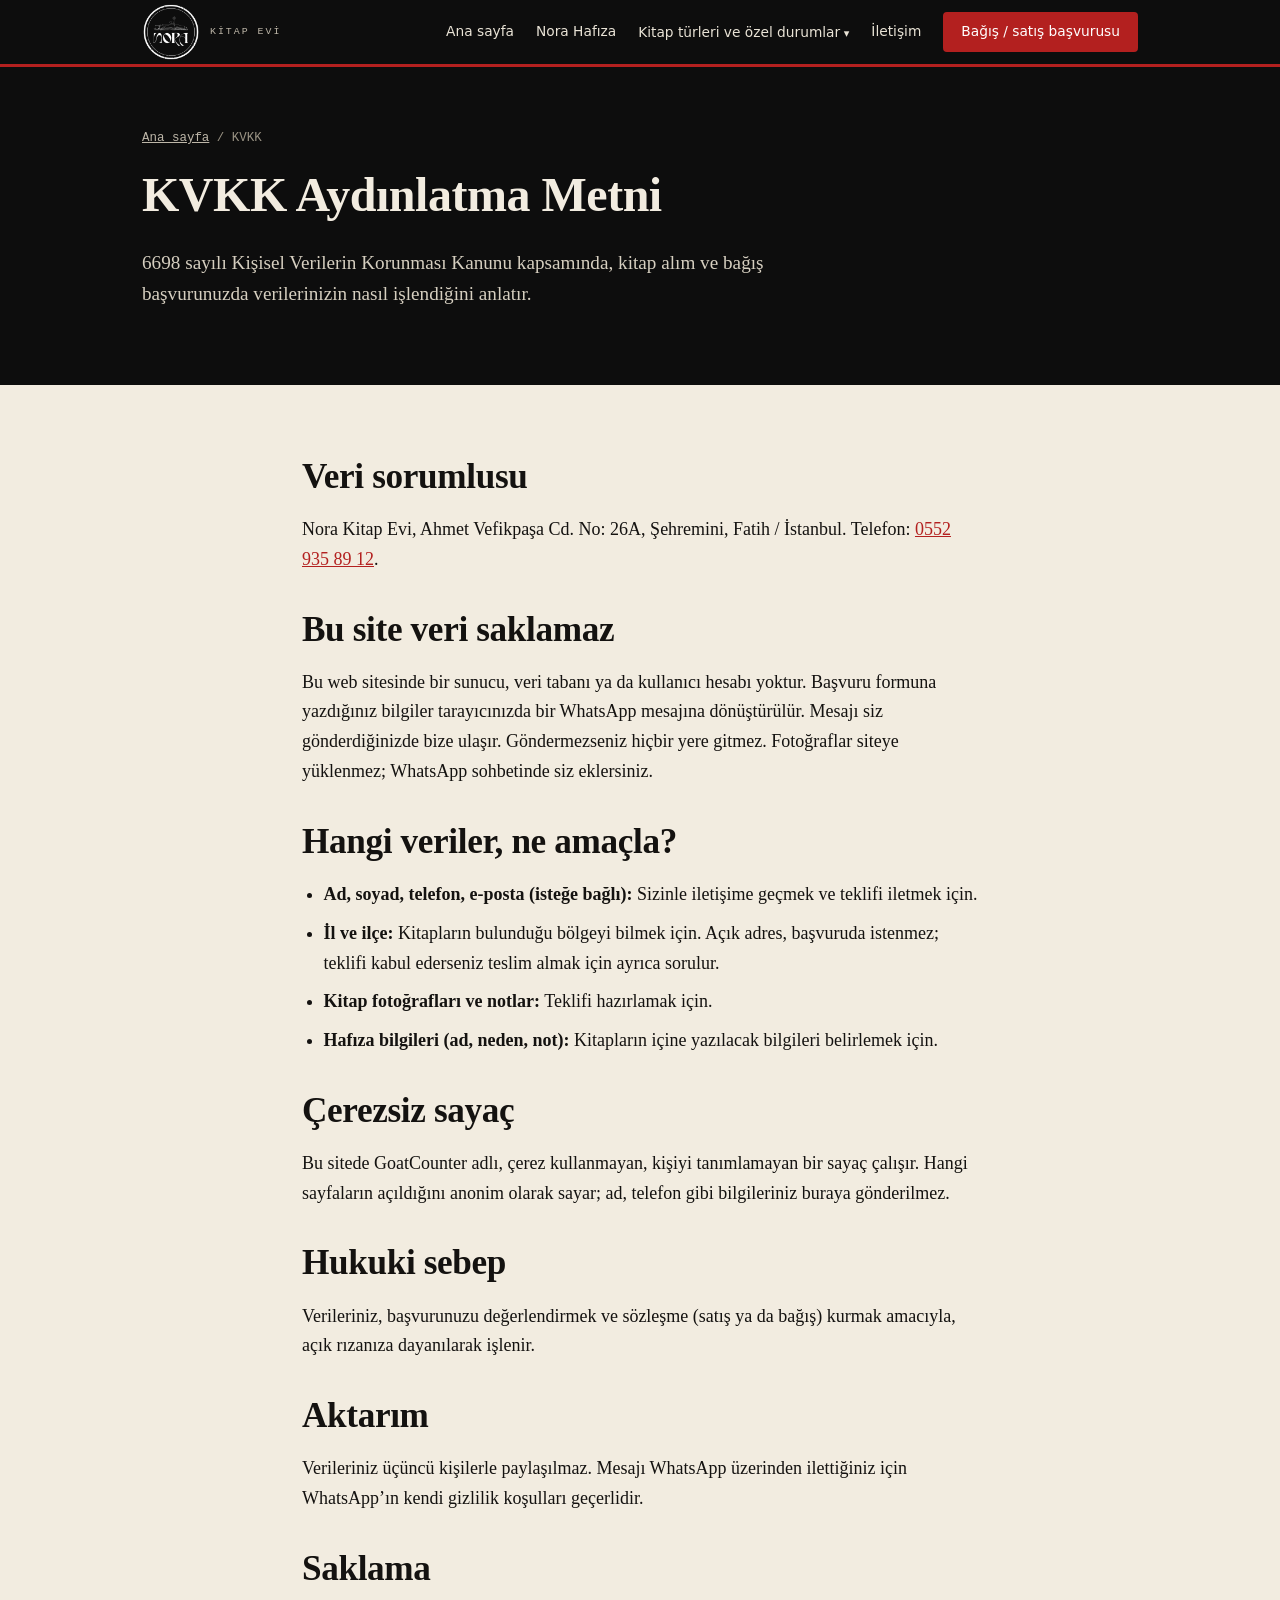
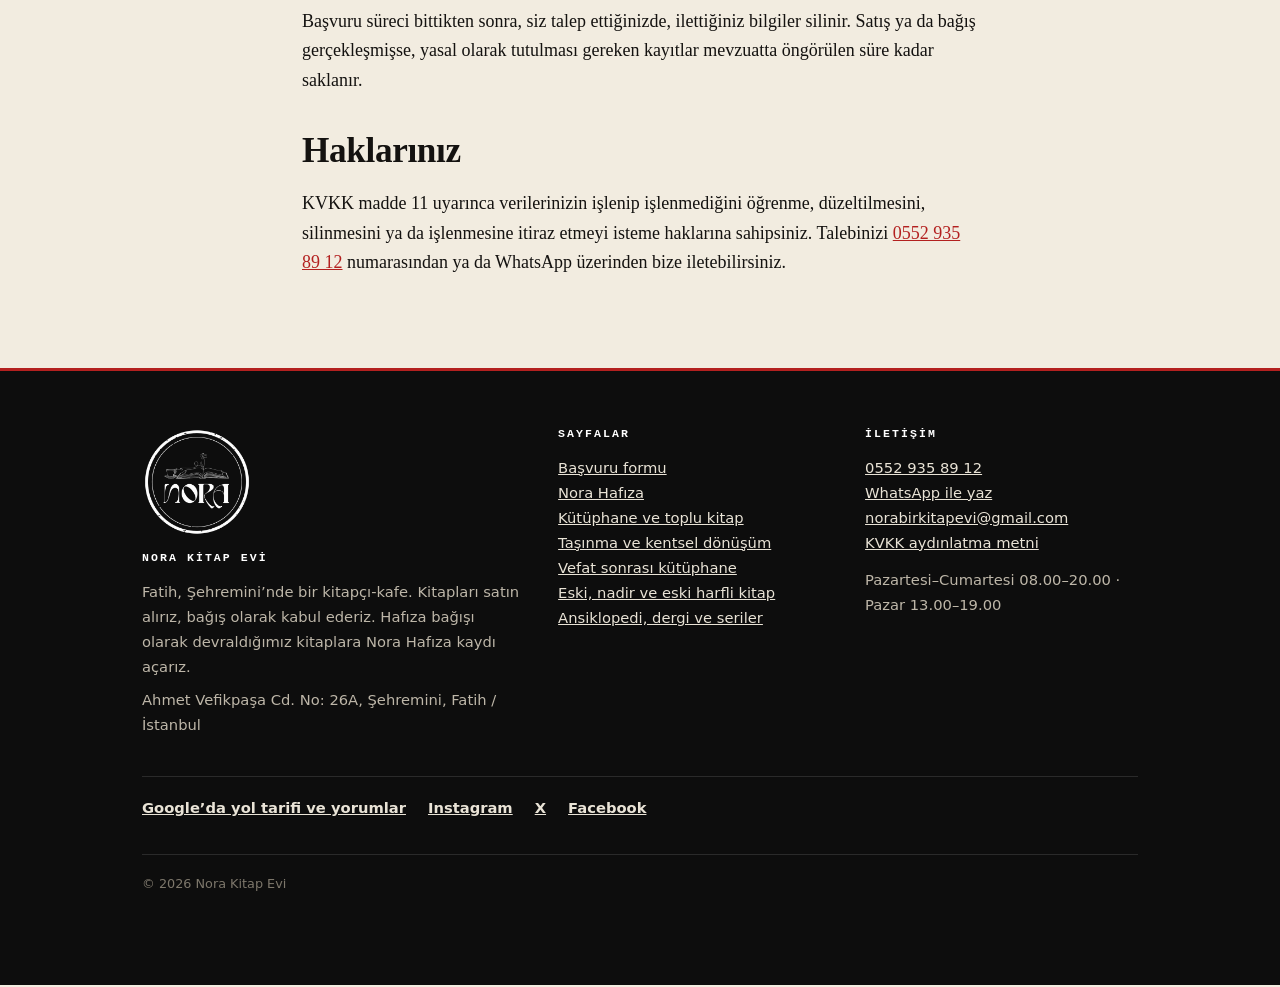
<file: kvkk.html>
<!doctype html>
<html lang="tr">
<head>
<meta charset="utf-8">
<title>KVKK Aydınlatma Metni · Nora Kitap Evi</title>
<meta name="viewport" content="width=device-width,initial-scale=1">
<meta name="description" content="Nora Kitap Evi kitap alım ve bağış başvurularında kişisel verilerin nasıl işlendiğine dair aydınlatma metni.">
<meta name="theme-color" content="#0d0d0d">
<meta property="og:title" content="KVKK Aydınlatma Metni · Nora Kitap Evi">
<meta property="og:description" content="Nora Kitap Evi kitap alım ve bağış başvurularında kişisel verilerin nasıl işlendiğine dair aydınlatma metni.">
<meta property="og:type" content="website">
<meta property="og:site_name" content="Nora Kitap Evi">
<meta property="og:image:type" content="image/jpeg">
<meta property="og:locale" content="tr_TR">
<meta property="og:image" content="https://izzetfiratorfa.github.io/kitapsat-norasahaf/img/og.jpg">
<meta property="og:image:width" content="899">
<meta property="og:image:height" content="471">
<meta property="og:image:alt" content="Nora Kitap Cafe'nin kırmızı tentesi ve kitap istifleriyle dolu girişi">
<meta name="twitter:card" content="summary_large_image">
<link rel="icon" href="img/favicon-32.png" sizes="32x32" type="image/png">
<link rel="icon" href="img/favicon-192.png" sizes="192x192" type="image/png">
<link rel="apple-touch-icon" href="img/favicon-192.png">
<link rel="stylesheet" href="style.css">
<script data-goatcounter="https://norasahaf.goatcounter.com/count" async src="//gc.zgo.at/count.js"></script>

</head>
<body>
<header class="hdr"><div class="wrap">
<a class="logo" href="index.html" aria-label="Nora Kitap Evi ana sayfa"><img src="img/logo-beyaz.png" width="58" height="58" alt="Nora"><small>kitap evi</small></a>
<button class="burger" aria-label="Menü" aria-expanded="false">Menü</button>
<nav class="nav" aria-label="Ana menü">
<a href="index.html">Ana sayfa</a>
<a href="nora-hafiza.html">Nora Hafıza</a>
<div class="grp"><button class="gbtn" type="button" aria-expanded="false">Kitap türleri ve özel durumlar</button><div class="gsub"><a href="kutuphane-alimi.html">Kütüphane ve toplu kitap</a><a href="tasinma-kentsel-donusum.html">Taşınma ve kentsel dönüşüm</a><a href="vefat-sonrasi-kutuphane.html">Vefat sonrası kütüphane</a><a href="eski-nadir-kitap.html">Eski, nadir ve eski harfli kitap</a><a href="ansiklopedi-dergi.html">Ansiklopedi, dergi ve seriler</a></div></div>
<a href="index.html#iletisim">İletişim</a>
<a class="btn" href="kitap-sat.html">Bağış / satış başvurusu</a>
</nav></div></header>
<main>
<section class="hero sub"><div class="wrap"><div class="crumb"><a href="index.html">Ana sayfa</a> / KVKK</div>
<h1>KVKK Aydınlatma Metni</h1>
<p class="lead">6698 sayılı Kişisel Verilerin Korunması Kanunu kapsamında, kitap alım ve bağış başvurunuzda verilerinizin nasıl işlendiğini anlatır.</p></div></section>
<section><div class="wrap narrow prose">
<h2>Veri sorumlusu</h2>
<p>Nora Kitap Evi, Ahmet Vefikpaşa Cd. No: 26A, Şehremini, Fatih / İstanbul. Telefon: <a href="tel:+905529358912">0552 935 89 12</a>.</p>

<h2>Bu site veri saklamaz</h2>
<p>Bu web sitesinde bir sunucu, veri tabanı ya da kullanıcı hesabı yoktur. Başvuru formuna yazdığınız bilgiler tarayıcınızda bir WhatsApp mesajına dönüştürülür. Mesajı siz gönderdiğinizde bize ulaşır. Göndermezseniz hiçbir yere gitmez. Fotoğraflar siteye yüklenmez; WhatsApp sohbetinde siz eklersiniz.</p>

<h2>Hangi veriler, ne amaçla?</h2>
<ul>
<li><b>Ad, soyad, telefon, e-posta (isteğe bağlı):</b> Sizinle iletişime geçmek ve teklifi iletmek için.</li>
<li><b>İl ve ilçe:</b> Kitapların bulunduğu bölgeyi bilmek için. Açık adres, başvuruda istenmez; teklifi kabul ederseniz teslim almak için ayrıca sorulur.</li>
<li><b>Kitap fotoğrafları ve notlar:</b> Teklifi hazırlamak için.</li>
<li><b>Hafıza bilgileri (ad, neden, not):</b> Kitapların içine yazılacak bilgileri belirlemek için.</li>
</ul>

<h2>Çerezsiz sayaç</h2><p>Bu sitede GoatCounter adlı, çerez kullanmayan, kişiyi tanımlamayan bir sayaç çalışır. Hangi sayfaların açıldığını anonim olarak sayar; ad, telefon gibi bilgileriniz buraya gönderilmez.</p>
<h2>Hukuki sebep</h2>
<p>Verileriniz, başvurunuzu değerlendirmek ve sözleşme (satış ya da bağış) kurmak amacıyla, açık rızanıza dayanılarak işlenir.</p>

<h2>Aktarım</h2>
<p>Verileriniz üçüncü kişilerle paylaşılmaz. Mesajı WhatsApp üzerinden ilettiğiniz için WhatsApp’ın kendi gizlilik koşulları geçerlidir.</p>

<h2>Saklama</h2>
<p>Başvuru süreci bittikten sonra, siz talep ettiğinizde, ilettiğiniz bilgiler silinir. Satış ya da bağış gerçekleşmişse, yasal olarak tutulması gereken kayıtlar mevzuatta öngörülen süre kadar saklanır.</p>

<h2>Haklarınız</h2>
<p>KVKK madde 11 uyarınca verilerinizin işlenip işlenmediğini öğrenme, düzeltilmesini, silinmesini ya da işlenmesine itiraz etmeyi isteme haklarına sahipsiniz. Talebinizi <a href="tel:+905529358912">0552 935 89 12</a> numarasından ya da WhatsApp üzerinden bize iletebilirsiniz.</p>
</div></section>
</main>
<footer class="ftr"><div class="wrap">
<div class="cols">
<div><img class="flogo" src="img/logo-beyaz.png" width="110" height="110" alt="Nora Kitap Evi logosu" loading="lazy"><h4>Nora Kitap Evi</h4>
<p>Fatih, Şehremini’nde bir kitapçı-kafe. Kitapları satın alırız, bağış olarak kabul ederiz. Hafıza bağışı olarak devraldığımız kitaplara Nora Hafıza kaydı açarız.</p>
<p>Ahmet Vefikpaşa Cd. No: 26A, Şehremini, Fatih / İstanbul</p></div>
<div><h4>Sayfalar</h4>
<a href="kitap-sat.html">Başvuru formu</a>
<a href="nora-hafiza.html">Nora Hafıza</a>
<a href="kutuphane-alimi.html">Kütüphane ve toplu kitap</a><a href="tasinma-kentsel-donusum.html">Taşınma ve kentsel dönüşüm</a><a href="vefat-sonrasi-kutuphane.html">Vefat sonrası kütüphane</a><a href="eski-nadir-kitap.html">Eski, nadir ve eski harfli kitap</a><a href="ansiklopedi-dergi.html">Ansiklopedi, dergi ve seriler</a></div>
<div><h4>İletişim</h4>
<a href="tel:+905529358912">0552 935 89 12</a>
<a href="https://wa.me/905529358912?text=Merhaba%2C%20kitaplar%C4%B1m%20hakk%C4%B1nda%20yazmak%20istiyorum.">WhatsApp ile yaz</a>
<a href="mailto:norabirkitapevi@gmail.com">norabirkitapevi@gmail.com</a>
<a href="kvkk.html">KVKK aydınlatma metni</a>
<p style="margin:.8rem 0 0">Pazartesi–Cumartesi 08.00–20.00 · Pazar 13.00–19.00</p></div>
</div>
<div class="social"><a href="https://share.google/qawsznqt1ohQSFSN0" rel="noopener">Google’da yol tarifi ve yorumlar</a><a href="https://www.instagram.com/nora.cafekitap/" rel="noopener">Instagram</a><a href="https://x.com/NoraBiKitapEvi" rel="noopener">X</a><a href="https://www.facebook.com/norakitapcafe" rel="noopener">Facebook</a></div>
<div class="fine">© <span id="yil"></span> Nora Kitap Evi</div>
</div></footer>
<div class="wa"><a class="main" data-goatcounter-click="mobil-form" href="kitap-sat.html">Başvuru formu</a><a data-goatcounter-click="mobil-whatsapp" href="https://wa.me/905529358912?text=Merhaba%2C%20kitaplar%C4%B1m%20hakk%C4%B1nda%20yazmak%20istiyorum.">WhatsApp</a></div>
<script src="main.js"></script>
<script>document.getElementById('yil').textContent=new Date().getFullYear()</script>
</body></html>
</file>
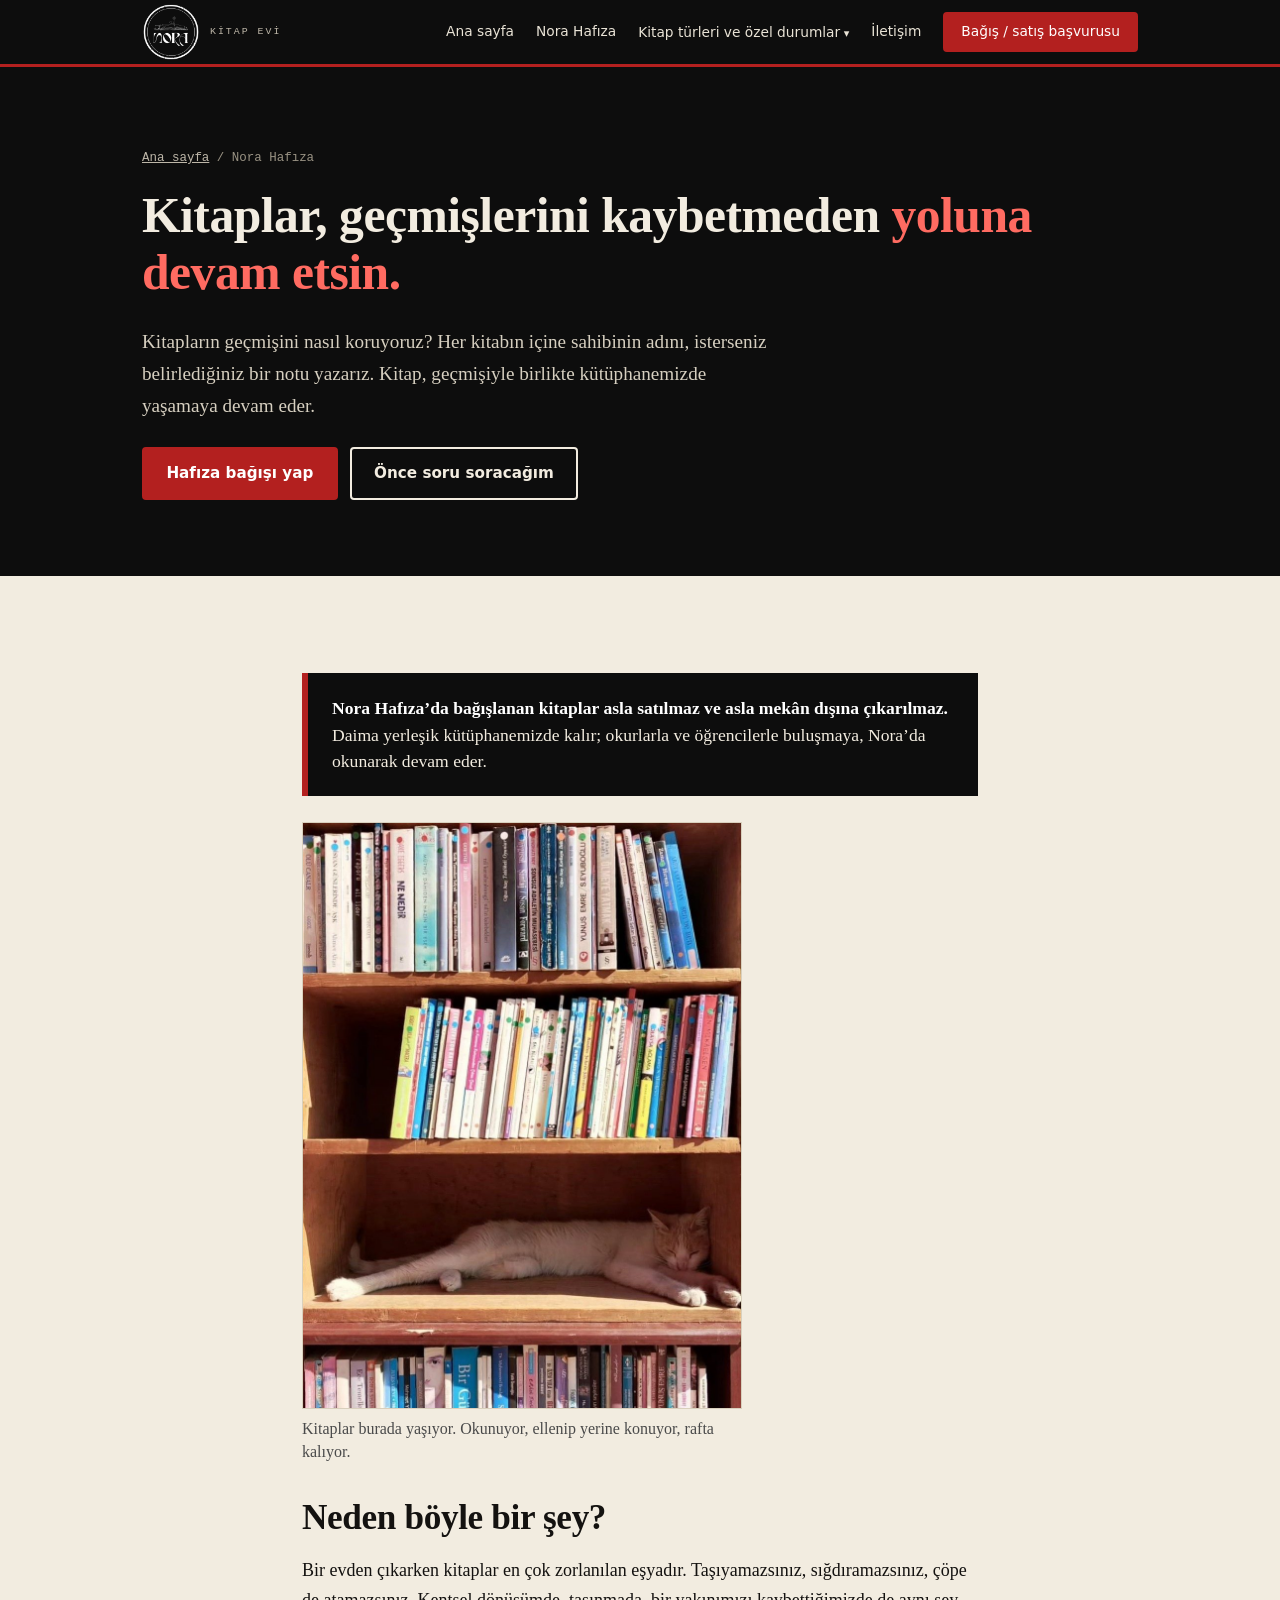
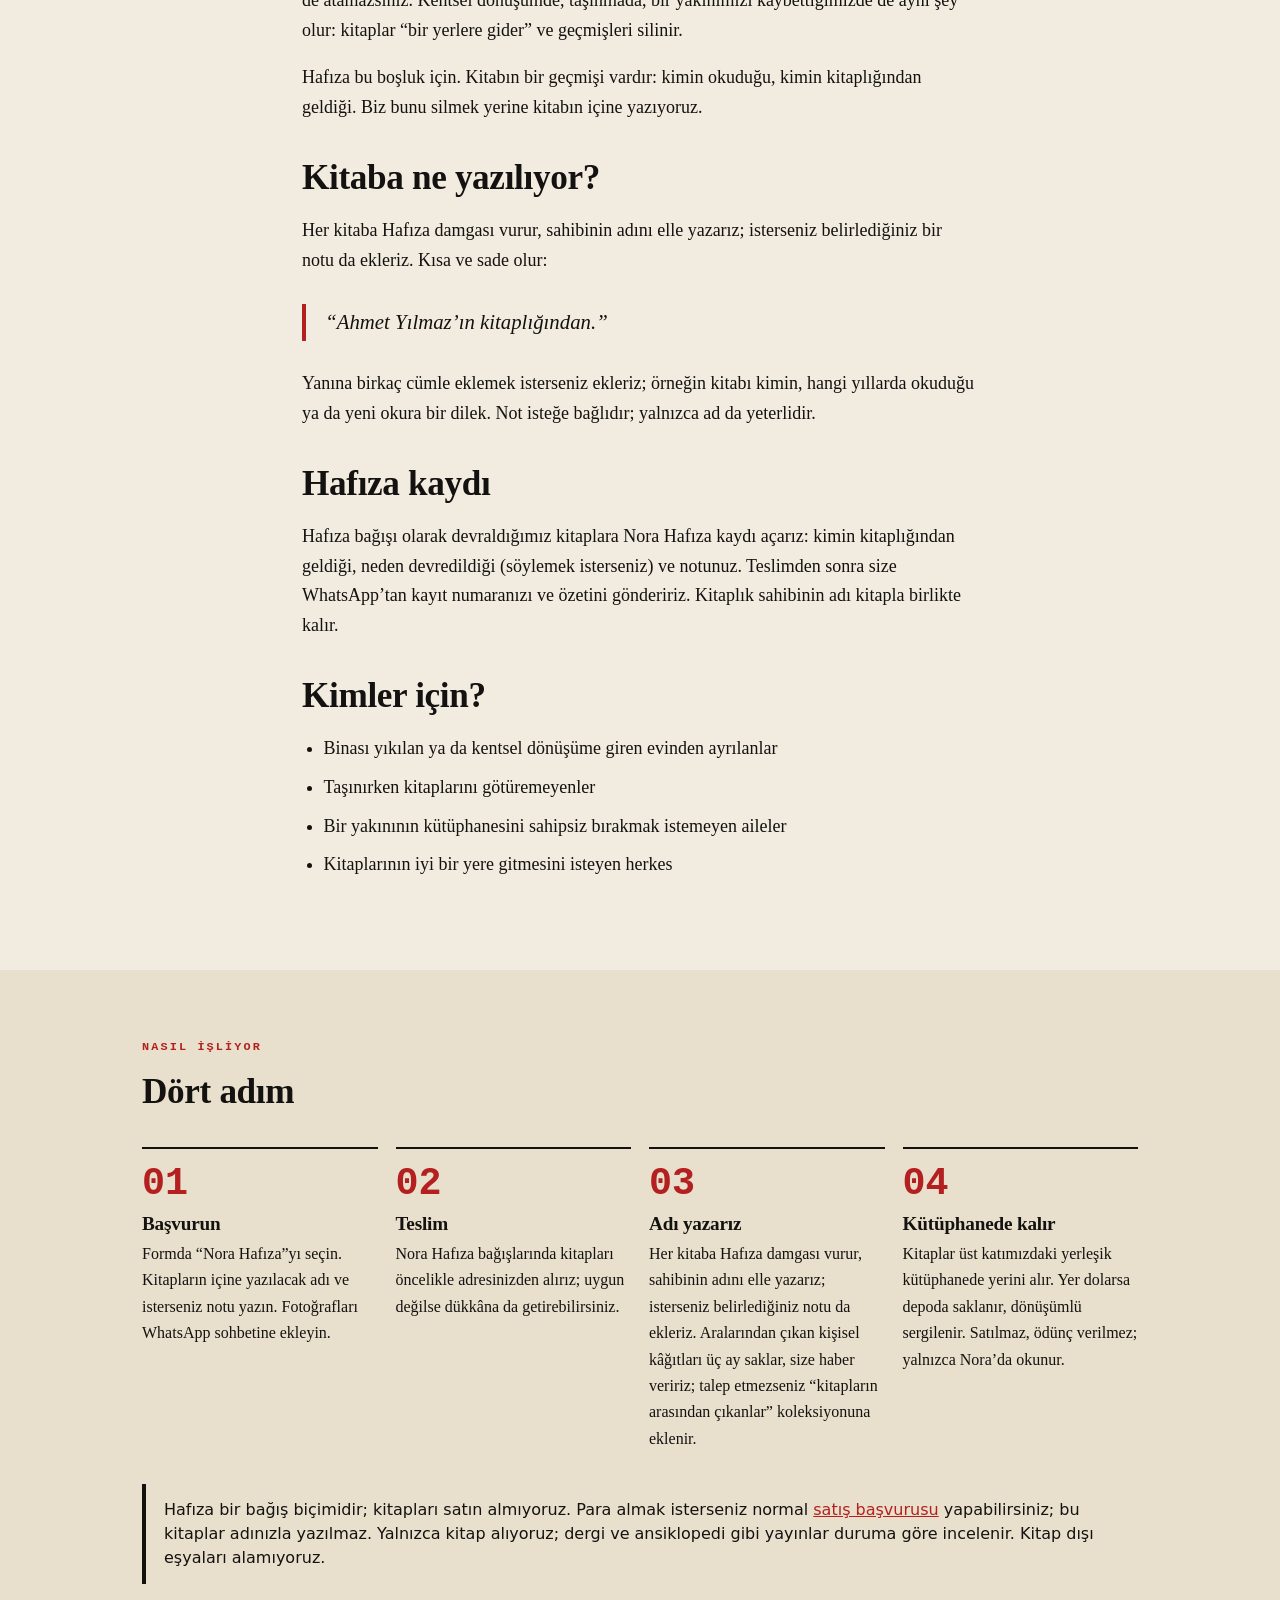
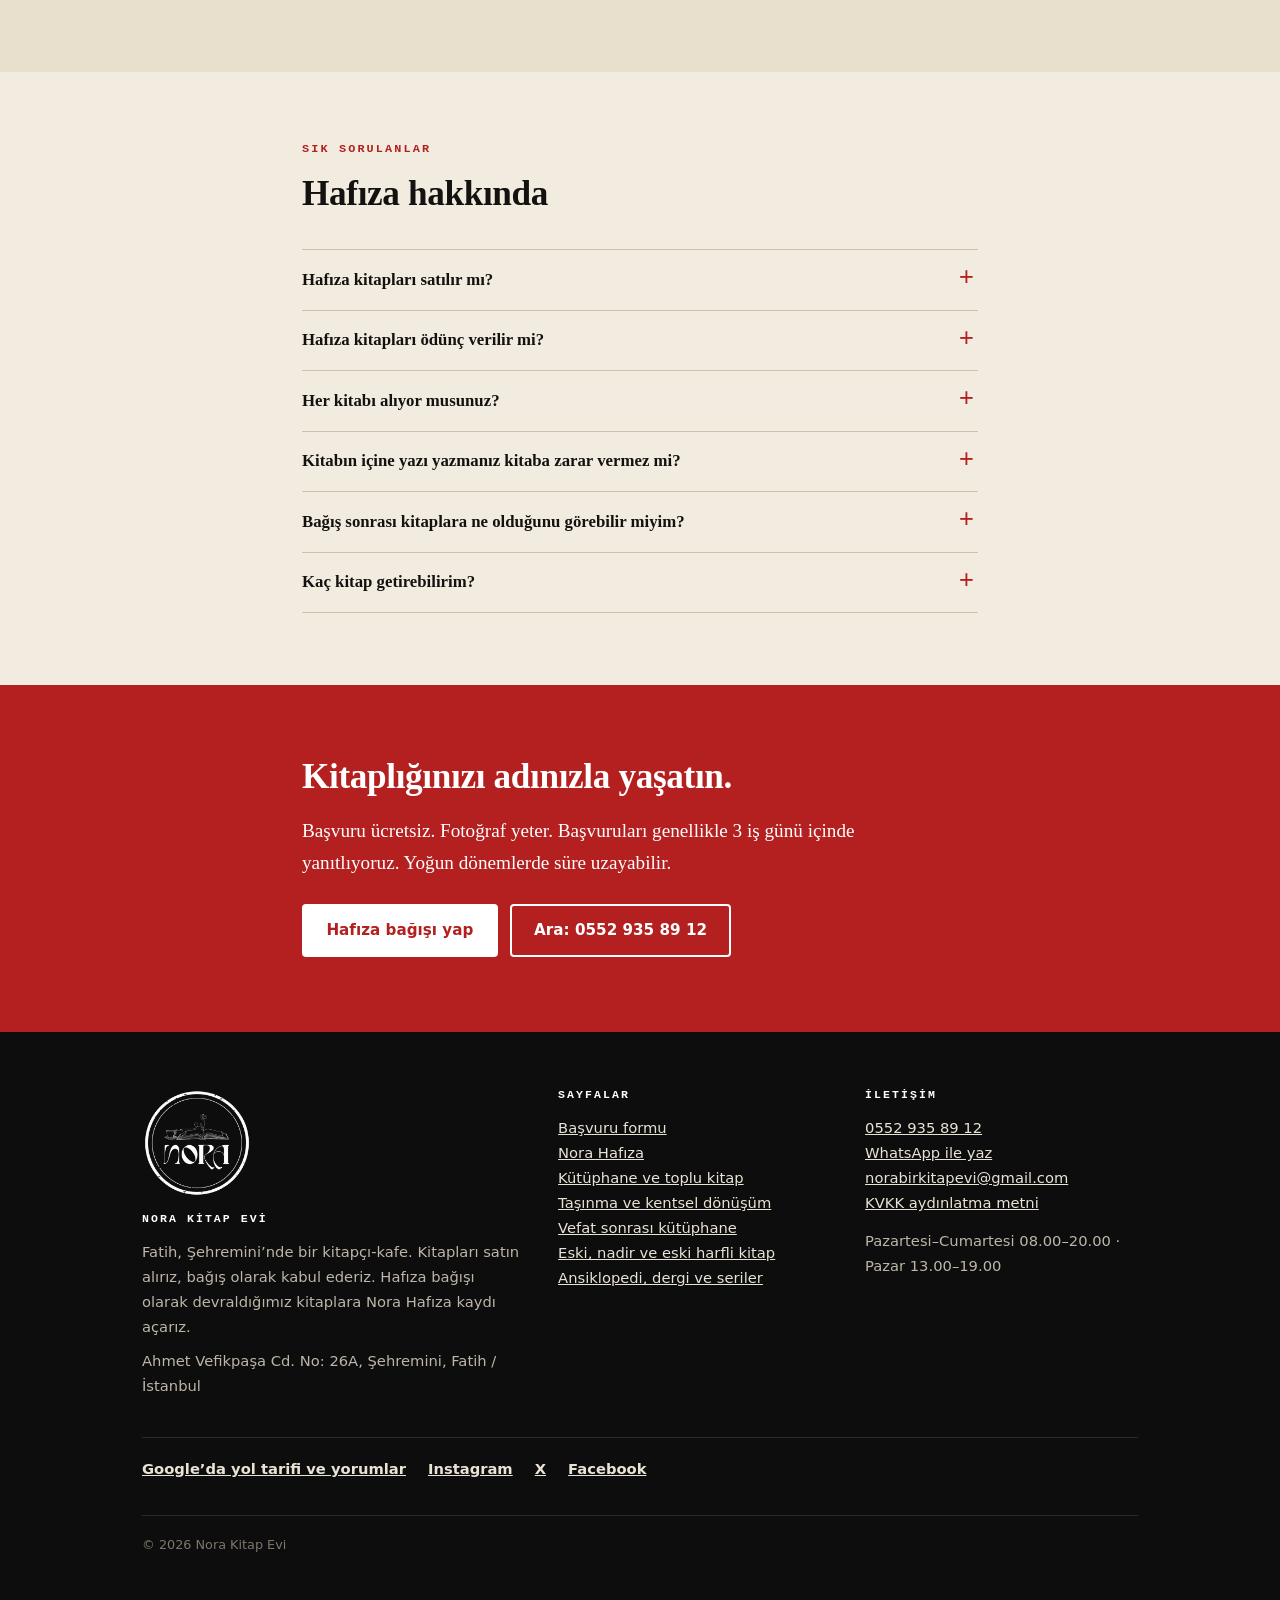
<file: nora-hafiza.html>
<!doctype html>
<html lang="tr">
<head>
<meta charset="utf-8">
<title>Nora Hafıza · Kitaplarınızı adınızla yaşatın</title>
<meta name="viewport" content="width=device-width,initial-scale=1">
<meta name="description" content="Kentsel dönüşüm, taşınma ya da vefat nedeniyle ayrıldığınız kitapları Nora’ya bağışlayın; her kitabın içine adınızı ve notunuzu yazalım. Bu kitaplar asla satılmaz.">
<meta name="theme-color" content="#0d0d0d">
<meta property="og:title" content="Nora Hafıza · Kitaplarınızı adınızla yaşatın">
<meta property="og:description" content="Kentsel dönüşüm, taşınma ya da vefat nedeniyle ayrıldığınız kitapları Nora’ya bağışlayın; her kitabın içine adınızı ve notunuzu yazalım. Bu kitaplar asla satılmaz.">
<meta property="og:type" content="website">
<meta property="og:site_name" content="Nora Kitap Evi">
<meta property="og:image:type" content="image/jpeg">
<meta property="og:locale" content="tr_TR">
<meta property="og:image" content="https://izzetfiratorfa.github.io/kitapsat-norasahaf/img/og.jpg">
<meta property="og:image:width" content="899">
<meta property="og:image:height" content="471">
<meta property="og:image:alt" content="Nora Kitap Cafe'nin kırmızı tentesi ve kitap istifleriyle dolu girişi">
<meta name="twitter:card" content="summary_large_image">
<link rel="icon" href="img/favicon-32.png" sizes="32x32" type="image/png">
<link rel="icon" href="img/favicon-192.png" sizes="192x192" type="image/png">
<link rel="apple-touch-icon" href="img/favicon-192.png">
<link rel="stylesheet" href="style.css">
<script data-goatcounter="https://norasahaf.goatcounter.com/count" async src="//gc.zgo.at/count.js"></script>

</head>
<body>
<header class="hdr"><div class="wrap">
<a class="logo" href="index.html" aria-label="Nora Kitap Evi ana sayfa"><img src="img/logo-beyaz.png" width="58" height="58" alt="Nora"><small>kitap evi</small></a>
<button class="burger" aria-label="Menü" aria-expanded="false">Menü</button>
<nav class="nav" aria-label="Ana menü">
<a href="index.html">Ana sayfa</a>
<a href="nora-hafiza.html">Nora Hafıza</a>
<div class="grp"><button class="gbtn" type="button" aria-expanded="false">Kitap türleri ve özel durumlar</button><div class="gsub"><a href="kutuphane-alimi.html">Kütüphane ve toplu kitap</a><a href="tasinma-kentsel-donusum.html">Taşınma ve kentsel dönüşüm</a><a href="vefat-sonrasi-kutuphane.html">Vefat sonrası kütüphane</a><a href="eski-nadir-kitap.html">Eski, nadir ve eski harfli kitap</a><a href="ansiklopedi-dergi.html">Ansiklopedi, dergi ve seriler</a></div></div>
<a href="index.html#iletisim">İletişim</a>
<a class="btn" href="kitap-sat.html">Bağış / satış başvurusu</a>
</nav></div></header>
<main>
<section class="hero"><div class="wrap">
<div class="crumb"><a href="index.html">Ana sayfa</a> / Nora Hafıza</div>
<h1>Kitaplar, geçmişlerini kaybetmeden <em>yoluna devam etsin.</em></h1>
<p class="lead">Kitapların geçmişini nasıl koruyoruz? Her kitabın içine sahibinin adını, isterseniz belirlediğiniz bir notu yazarız. Kitap, geçmişiyle birlikte kütüphanemizde yaşamaya devam eder.</p>
<div class="btns"><a class="btn" href="kitap-sat.html?tur=hafiza">Hafıza bağışı yap</a><a class="btn ghost" href="https://wa.me/905529358912?text=Merhaba%2C%20kitaplar%C4%B1m%20hakk%C4%B1nda%20yazmak%20istiyorum.">Önce soru soracağım</a></div>
</div></section>

<section><div class="wrap narrow prose">
<div class="callout"><b>Nora Hafıza’da bağışlanan kitaplar asla satılmaz ve asla mekân dışına çıkarılmaz.</b> Daima yerleşik kütüphanemizde kalır; okurlarla ve öğrencilerle buluşmaya, Nora’da okunarak devam eder.</div>
<figure class="one"><img src="img/raf-kedi.jpg" width="884" height="1180" loading="lazy" alt="Ahşap bir rafta kitapların altında uyuyan beyaz-turuncu bir kedi"><figcaption>Kitaplar burada yaşıyor. Okunuyor, ellenip yerine konuyor, rafta kalıyor.</figcaption></figure>

<h2>Neden böyle bir şey?</h2>
<p>Bir evden çıkarken kitaplar en çok zorlanılan eşyadır. Taşıyamazsınız, sığdıramazsınız, çöpe de atamazsınız. Kentsel dönüşümde, taşınmada, bir yakınımızı kaybettiğimizde de aynı şey olur: kitaplar “bir yerlere gider” ve geçmişleri silinir.</p>
<p>Hafıza bu boşluk için. Kitabın bir geçmişi vardır: kimin okuduğu, kimin kitaplığından geldiği. Biz bunu silmek yerine kitabın içine yazıyoruz.</p>

<h2>Kitaba ne yazılıyor?</h2>
<p>Her kitaba Hafıza damgası vurur, sahibinin adını elle yazarız; isterseniz belirlediğiniz bir notu da ekleriz. Kısa ve sade olur:</p>
<div class="pull">“Ahmet Yılmaz’ın kitaplığından.”</div>
<p>Yanına birkaç cümle eklemek isterseniz ekleriz; örneğin kitabı kimin, hangi yıllarda okuduğu ya da yeni okura bir dilek. Not isteğe bağlıdır; yalnızca ad da yeterlidir.</p>

<h2>Hafıza kaydı</h2>
<p>Hafıza bağışı olarak devraldığımız kitaplara Nora Hafıza kaydı açarız: kimin kitaplığından geldiği, neden devredildiği (söylemek isterseniz) ve notunuz. Teslimden sonra size WhatsApp’tan kayıt numaranızı ve özetini göndeririz. Kitaplık sahibinin adı kitapla birlikte kalır.</p>

<h2>Kimler için?</h2>
<ul>
<li>Binası yıkılan ya da kentsel dönüşüme giren evinden ayrılanlar</li>
<li>Taşınırken kitaplarını götüremeyenler</li>
<li>Bir yakınının kütüphanesini sahipsiz bırakmak istemeyen aileler</li>
<li>Kitaplarının iyi bir yere gitmesini isteyen herkes</li>
</ul>
</div></section>

<section class="alt"><div class="wrap">
<div class="head"><span class="kicker">Nasıl işliyor</span><h2>Dört adım</h2></div>
<div class="steps" style="grid-template-columns:repeat(auto-fit,minmax(220px,1fr))">
<div class="step"><h3>Başvurun</h3><p>Formda “Nora Hafıza”yı seçin. Kitapların içine yazılacak adı ve isterseniz notu yazın. Fotoğrafları WhatsApp sohbetine ekleyin.</p></div>
<div class="step"><h3>Teslim</h3><p>Nora Hafıza bağışlarında kitapları öncelikle adresinizden alırız; uygun değilse dükkâna da getirebilirsiniz.</p></div>
<div class="step"><h3>Adı yazarız</h3><p>Her kitaba Hafıza damgası vurur, sahibinin adını elle yazarız; isterseniz belirlediğiniz notu da ekleriz. Aralarından çıkan kişisel kâğıtları üç ay saklar, size haber veririz; talep etmezseniz “kitapların arasından çıkanlar” koleksiyonuna eklenir.</p></div>
<div class="step"><h3>Kütüphanede kalır</h3><p>Kitaplar üst katımızdaki yerleşik kütüphanede yerini alır. Yer dolarsa depoda saklanır, dönüşümlü sergilenir. Satılmaz, ödünç verilmez; yalnızca Nora’da okunur.</p></div>
</div>
<p class="proc">Hafıza bir bağış biçimidir; kitapları satın almıyoruz. Para almak isterseniz normal <a href="kitap-sat.html?tur=sat">satış başvurusu</a> yapabilirsiniz; bu kitaplar adınızla yazılmaz. Yalnızca kitap alıyoruz; dergi ve ansiklopedi gibi yayınlar duruma göre incelenir. Kitap dışı eşyaları alamıyoruz.</p>
</div></section>

<section><div class="wrap narrow">
<div class="head"><span class="kicker">Sık sorulanlar</span><h2>Hafıza hakkında</h2></div>
<details><summary>Hafıza kitapları satılır mı?</summary><p>Hayır. Nora Hafıza kapsamında bağışlanan kitaplar asla satılmaz; daima yerleşik kütüphanemizde kalır.</p></details><details><summary>Hafıza kitapları ödünç verilir mi?</summary><p>Hayır. Bu kitaplar asla mekân dışına çıkarılmaz. Okurlar onları yalnızca Nora’da okur.</p></details><details><summary>Her kitabı alıyor musunuz?</summary><p>Çoğunu. Çok yıpranmış, kullanılamayacak durumdakileri ayırırız; bunu size de söyleriz. <a href="index.html#almiyoruz">Almadığımız kitapları</a> ana sayfada yazdık.</p></details><details><summary>Kitabın içine yazı yazmanız kitaba zarar vermez mi?</summary><p>Zarar vermeyecek biçimde, kısa ve okunaklı yazarız. İsterseniz önce nasıl yazılacağını sorabilirsiniz.</p></details><details><summary>Bağış sonrası kitaplara ne olduğunu görebilir miyim?</summary><p>Evet. Dükkânımıza gelip bakabilirsiniz.</p></details><details><summary>Kaç kitap getirebilirim?</summary><p>Hafıza bağışını sayıyla sınırlamıyoruz. Üst katımızdaki yerleşik kütüphanemiz dolarsa fazlası depoda saklanır ve dönüşümlü sergilenir; kitaplar yine mekân içinde kalır. Çok sayıda ise önce fotoğraf gönderin, teslim yöntemini konuşuruz.</p></details>
</div></section>

<section class="red"><div class="wrap narrow"><h2>Kitaplığınızı adınızla yaşatın.</h2>
<p class="lead" style="color:#fff">Başvuru ücretsiz. Fotoğraf yeter. Başvuruları genellikle 3 iş günü içinde yanıtlıyoruz. Yoğun dönemlerde süre uzayabilir.</p>
<div class="btns"><a class="btn" href="kitap-sat.html?tur=hafiza">Hafıza bağışı yap</a><a class="btn ghost" href="tel:+905529358912">Ara: 0552 935 89 12</a></div></div></section>
</main>
<footer class="ftr"><div class="wrap">
<div class="cols">
<div><img class="flogo" src="img/logo-beyaz.png" width="110" height="110" alt="Nora Kitap Evi logosu" loading="lazy"><h4>Nora Kitap Evi</h4>
<p>Fatih, Şehremini’nde bir kitapçı-kafe. Kitapları satın alırız, bağış olarak kabul ederiz. Hafıza bağışı olarak devraldığımız kitaplara Nora Hafıza kaydı açarız.</p>
<p>Ahmet Vefikpaşa Cd. No: 26A, Şehremini, Fatih / İstanbul</p></div>
<div><h4>Sayfalar</h4>
<a href="kitap-sat.html">Başvuru formu</a>
<a href="nora-hafiza.html">Nora Hafıza</a>
<a href="kutuphane-alimi.html">Kütüphane ve toplu kitap</a><a href="tasinma-kentsel-donusum.html">Taşınma ve kentsel dönüşüm</a><a href="vefat-sonrasi-kutuphane.html">Vefat sonrası kütüphane</a><a href="eski-nadir-kitap.html">Eski, nadir ve eski harfli kitap</a><a href="ansiklopedi-dergi.html">Ansiklopedi, dergi ve seriler</a></div>
<div><h4>İletişim</h4>
<a href="tel:+905529358912">0552 935 89 12</a>
<a href="https://wa.me/905529358912?text=Merhaba%2C%20kitaplar%C4%B1m%20hakk%C4%B1nda%20yazmak%20istiyorum.">WhatsApp ile yaz</a>
<a href="mailto:norabirkitapevi@gmail.com">norabirkitapevi@gmail.com</a>
<a href="kvkk.html">KVKK aydınlatma metni</a>
<p style="margin:.8rem 0 0">Pazartesi–Cumartesi 08.00–20.00 · Pazar 13.00–19.00</p></div>
</div>
<div class="social"><a href="https://share.google/qawsznqt1ohQSFSN0" rel="noopener">Google’da yol tarifi ve yorumlar</a><a href="https://www.instagram.com/nora.cafekitap/" rel="noopener">Instagram</a><a href="https://x.com/NoraBiKitapEvi" rel="noopener">X</a><a href="https://www.facebook.com/norakitapcafe" rel="noopener">Facebook</a></div>
<div class="fine">© <span id="yil"></span> Nora Kitap Evi</div>
</div></footer>
<div class="wa"><a class="main" data-goatcounter-click="mobil-form" href="kitap-sat.html">Başvuru formu</a><a data-goatcounter-click="mobil-whatsapp" href="https://wa.me/905529358912?text=Merhaba%2C%20kitaplar%C4%B1m%20hakk%C4%B1nda%20yazmak%20istiyorum.">WhatsApp</a></div>
<script src="main.js"></script>
<script>document.getElementById('yil').textContent=new Date().getFullYear()</script>
</body></html>
</file>
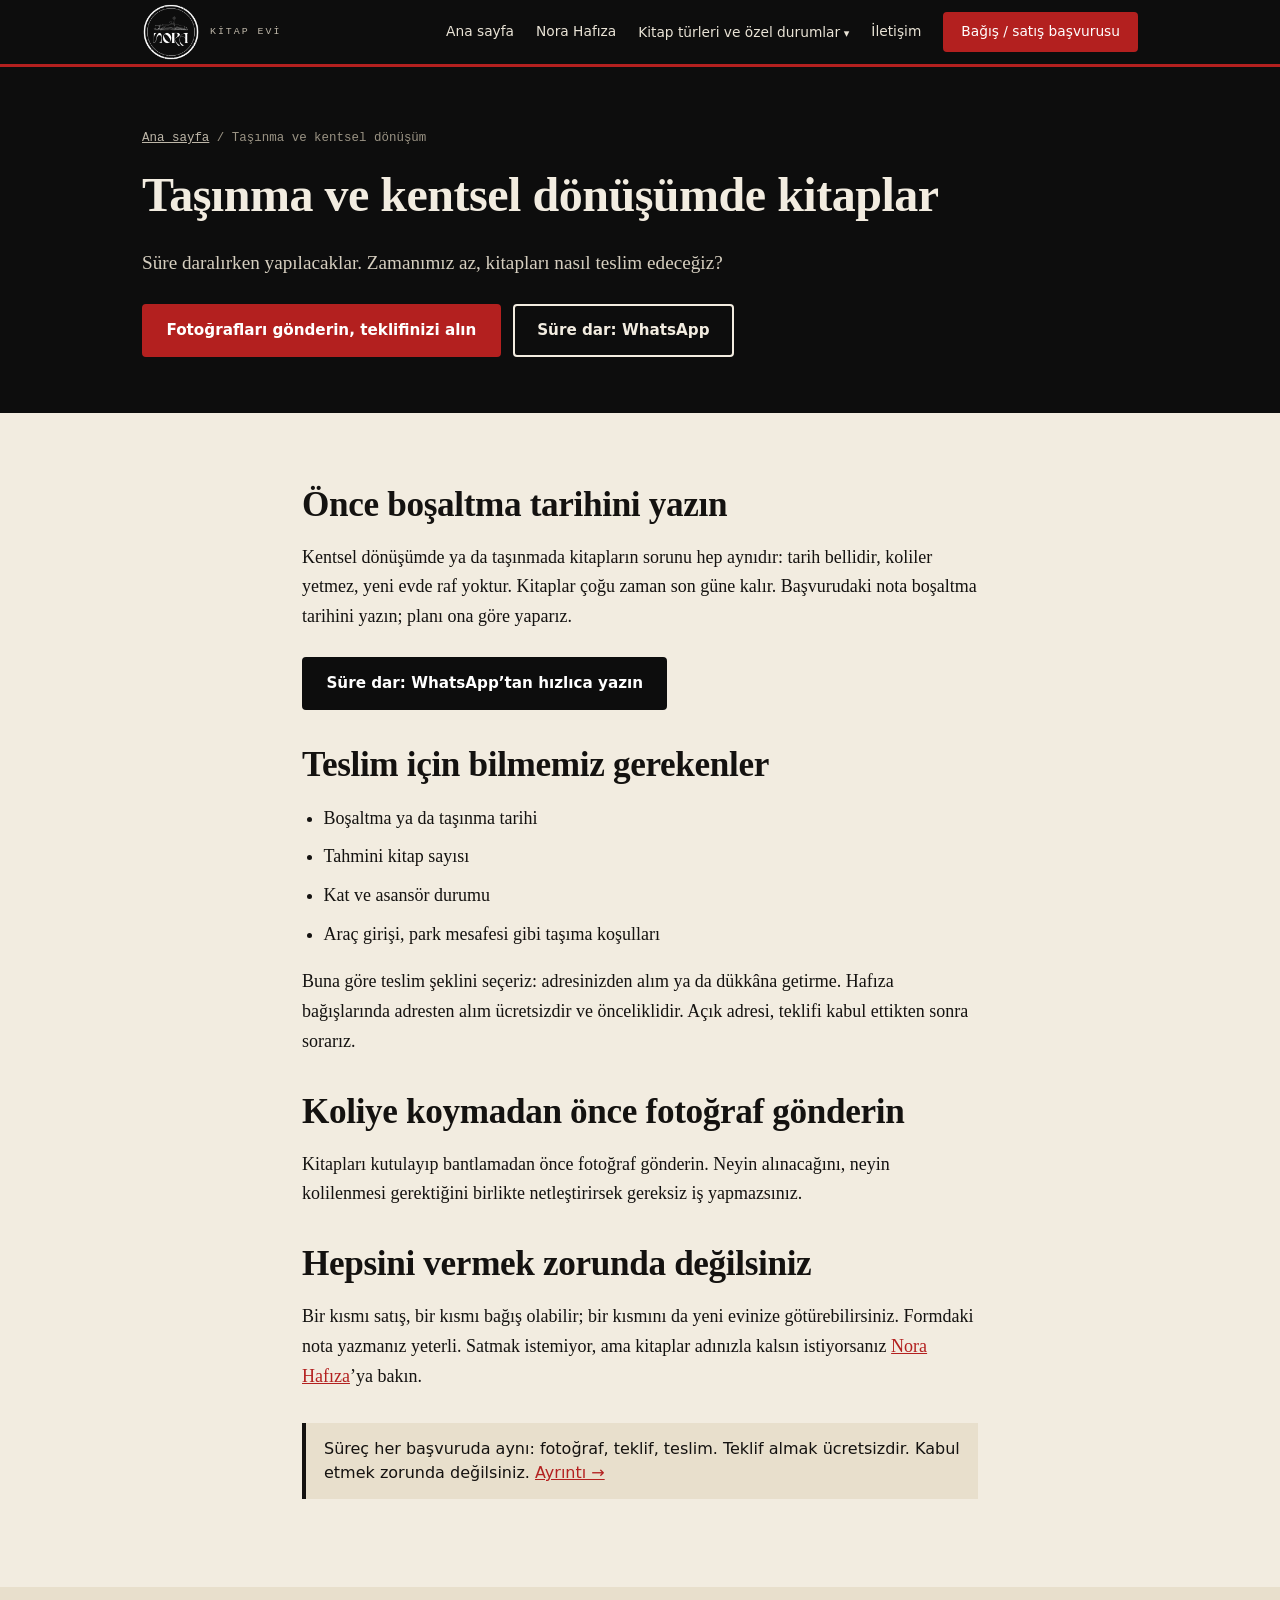
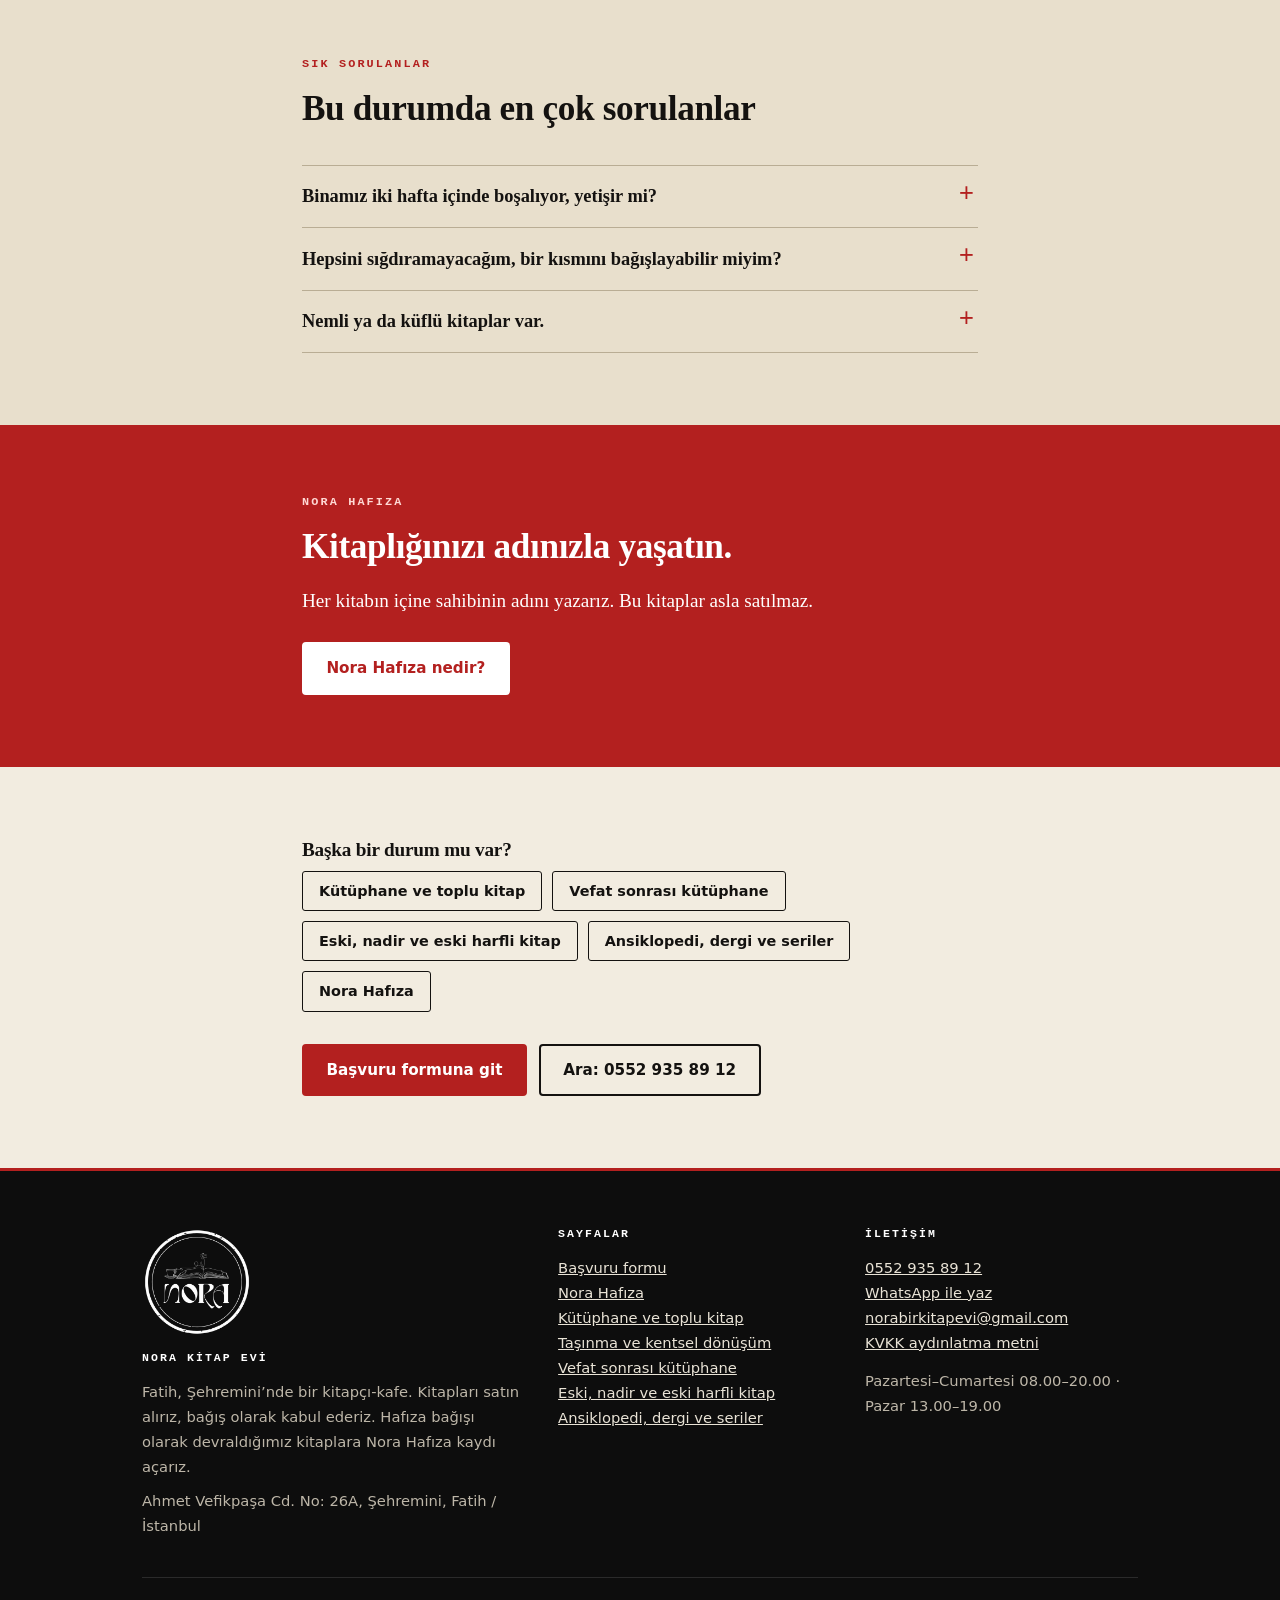
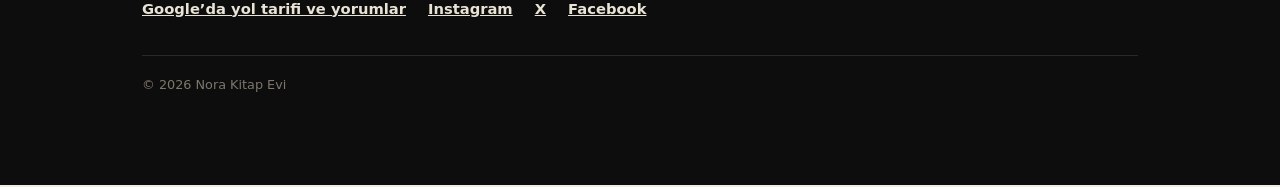
<file: tasinma-kentsel-donusum.html>
<!doctype html>
<html lang="tr">
<head>
<meta charset="utf-8">
<title>Taşınma ve kentsel dönüşümde kitaplar · Nora Kitap Evi</title>
<meta name="viewport" content="width=device-width,initial-scale=1">
<meta name="description" content="Kentsel dönüşüm ya da taşınma yüzünden kitaplarınızdan ayrılmak zorundaysanız Nora satın alır ya da bağış olarak kabul eder. Süre daralırken yapılacaklar.">
<meta name="theme-color" content="#0d0d0d">
<meta property="og:title" content="Taşınma ve kentsel dönüşümde kitaplar · Nora Kitap Evi">
<meta property="og:description" content="Kentsel dönüşüm ya da taşınma yüzünden kitaplarınızdan ayrılmak zorundaysanız Nora satın alır ya da bağış olarak kabul eder. Süre daralırken yapılacaklar.">
<meta property="og:type" content="website">
<meta property="og:site_name" content="Nora Kitap Evi">
<meta property="og:image:type" content="image/jpeg">
<meta property="og:locale" content="tr_TR">
<meta property="og:image" content="https://izzetfiratorfa.github.io/kitapsat-norasahaf/img/og.jpg">
<meta property="og:image:width" content="899">
<meta property="og:image:height" content="471">
<meta property="og:image:alt" content="Nora Kitap Cafe'nin kırmızı tentesi ve kitap istifleriyle dolu girişi">
<meta name="twitter:card" content="summary_large_image">
<link rel="icon" href="img/favicon-32.png" sizes="32x32" type="image/png">
<link rel="icon" href="img/favicon-192.png" sizes="192x192" type="image/png">
<link rel="apple-touch-icon" href="img/favicon-192.png">
<link rel="stylesheet" href="style.css">
<script data-goatcounter="https://norasahaf.goatcounter.com/count" async src="//gc.zgo.at/count.js"></script>

</head>
<body>
<header class="hdr"><div class="wrap">
<a class="logo" href="index.html" aria-label="Nora Kitap Evi ana sayfa"><img src="img/logo-beyaz.png" width="58" height="58" alt="Nora"><small>kitap evi</small></a>
<button class="burger" aria-label="Menü" aria-expanded="false">Menü</button>
<nav class="nav" aria-label="Ana menü">
<a href="index.html">Ana sayfa</a>
<a href="nora-hafiza.html">Nora Hafıza</a>
<div class="grp"><button class="gbtn" type="button" aria-expanded="false">Kitap türleri ve özel durumlar</button><div class="gsub"><a href="kutuphane-alimi.html">Kütüphane ve toplu kitap</a><a href="tasinma-kentsel-donusum.html">Taşınma ve kentsel dönüşüm</a><a href="vefat-sonrasi-kutuphane.html">Vefat sonrası kütüphane</a><a href="eski-nadir-kitap.html">Eski, nadir ve eski harfli kitap</a><a href="ansiklopedi-dergi.html">Ansiklopedi, dergi ve seriler</a></div></div>
<a href="index.html#iletisim">İletişim</a>
<a class="btn" href="kitap-sat.html">Bağış / satış başvurusu</a>
</nav></div></header>
<main>
<section class="hero sub"><div class="wrap">
<div class="crumb"><a href="index.html">Ana sayfa</a> / Taşınma ve kentsel dönüşüm</div>
<h1>Taşınma ve kentsel dönüşümde kitaplar</h1>
<p class="lead">Süre daralırken yapılacaklar. Zamanımız az, kitapları nasıl teslim edeceğiz?</p>
<div class="btns"><a class="btn" href="kitap-sat.html?tur=hafiza">Fotoğrafları gönderin, teklifinizi alın</a><a class="btn ghost" href="https://wa.me/905529358912?text=Merhaba%2C%20bo%C5%9Faltma%20tarihim%20yak%C4%B1n%2C%20kitaplar%C4%B1m%20i%C3%A7in%20yard%C4%B1m%20istiyorum.%0A%0ABo%C5%9Faltma%20tarihi%3A%0ATahmini%20kitap%20say%C4%B1s%C4%B1%3A%0A%C4%B0l%C3%A7e%3A%0AKat%20/%20asans%C3%B6r%20var%20m%C4%B1%3A%0ANedeni%20%28ta%C5%9F%C4%B1nma%20/%20kentsel%20d%C3%B6n%C3%BC%C5%9F%C3%BCm%29%3A%0A%0AFoto%C4%9Fraflar%C4%B1%20bu%20sohbete%20ekliyorum.">Süre dar: WhatsApp</a></div>
</div></section>
<section><div class="wrap narrow prose"><h2>Önce boşaltma tarihini yazın</h2>
<p>Kentsel dönüşümde ya da taşınmada kitapların sorunu hep aynıdır: tarih bellidir, koliler yetmez, yeni evde raf yoktur. Kitaplar çoğu zaman son güne kalır. Başvurudaki nota boşaltma tarihini yazın; planı ona göre yaparız.</p>
<div class="btns"><a class="btn dark" href="https://wa.me/905529358912?text=Merhaba%2C%20bo%C5%9Faltma%20tarihim%20yak%C4%B1n%2C%20kitaplar%C4%B1m%20i%C3%A7in%20yard%C4%B1m%20istiyorum.%0A%0ABo%C5%9Faltma%20tarihi%3A%0ATahmini%20kitap%20say%C4%B1s%C4%B1%3A%0A%C4%B0l%C3%A7e%3A%0AKat%20/%20asans%C3%B6r%20var%20m%C4%B1%3A%0ANedeni%20%28ta%C5%9F%C4%B1nma%20/%20kentsel%20d%C3%B6n%C3%BC%C5%9F%C3%BCm%29%3A%0A%0AFoto%C4%9Fraflar%C4%B1%20bu%20sohbete%20ekliyorum.">Süre dar: WhatsApp’tan hızlıca yazın</a></div>

<h2>Teslim için bilmemiz gerekenler</h2>
<ul>
<li>Boşaltma ya da taşınma tarihi</li>
<li>Tahmini kitap sayısı</li>
<li>Kat ve asansör durumu</li>
<li>Araç girişi, park mesafesi gibi taşıma koşulları</li>
</ul>
<p>Buna göre teslim şeklini seçeriz: adresinizden alım ya da dükkâna getirme. Hafıza bağışlarında adresten alım ücretsizdir ve önceliklidir. Açık adresi, teklifi kabul ettikten sonra sorarız.</p>

<h2>Koliye koymadan önce fotoğraf gönderin</h2>
<p>Kitapları kutulayıp bantlamadan önce fotoğraf gönderin. Neyin alınacağını, neyin kolilenmesi gerektiğini birlikte netleştirirsek gereksiz iş yapmazsınız.</p>

<h2>Hepsini vermek zorunda değilsiniz</h2>
<p>Bir kısmı satış, bir kısmı bağış olabilir; bir kısmını da yeni evinize götürebilirsiniz. Formdaki nota yazmanız yeterli. Satmak istemiyor, ama kitaplar adınızla kalsın istiyorsanız <a href="nora-hafiza.html">Nora Hafıza</a>’ya bakın.</p>
<p class="proc">Süreç her başvuruda aynı: fotoğraf, teklif, teslim. Teklif almak ücretsizdir. Kabul etmek zorunda değilsiniz. <a href="index.html#nasil">Ayrıntı →</a></p>
</div></section>
<section class="alt"><div class="wrap narrow"><div class="head"><span class="kicker">Sık sorulanlar</span><h2>Bu durumda en çok sorulanlar</h2></div><details><summary>Binamız iki hafta içinde boşalıyor, yetişir mi?</summary><p>Yazın. Süre kısaysa WhatsApp’tan ya da telefonla doğrudan konuşmak en hızlısı.</p></details><details><summary>Hepsini sığdıramayacağım, bir kısmını bağışlayabilir miyim?</summary><p>Evet. Bir kısmı satış, bir kısmı bağış olabilir; formda notta belirtmeniz yeter.</p></details><details><summary>Nemli ya da küflü kitaplar var.</summary><p>Fotoğrafta gösterin. Almadıklarımızı teklifte açıkça yazarız.</p></details></div></section>
<section class="red"><div class="wrap narrow"><span class="kicker">Nora Hafıza</span><h2>Kitaplığınızı adınızla yaşatın.</h2>
<p class="lead" style="color:#fff">Her kitabın içine sahibinin adını yazarız. Bu kitaplar asla satılmaz.</p>
<div class="btns"><a class="btn" href="nora-hafiza.html">Nora Hafıza nedir?</a></div></div></section><section><div class="wrap narrow"><h3>Başka bir durum mu var?</h3><div class="links"><a href="kutuphane-alimi.html">Kütüphane ve toplu kitap</a><a href="vefat-sonrasi-kutuphane.html">Vefat sonrası kütüphane</a><a href="eski-nadir-kitap.html">Eski, nadir ve eski harfli kitap</a><a href="ansiklopedi-dergi.html">Ansiklopedi, dergi ve seriler</a><a href="nora-hafiza.html">Nora Hafıza</a></div>
<div class="btns" style="margin-top:2rem"><a class="btn" href="kitap-sat.html?tur=hafiza">Başvuru formuna git</a><a class="btn ghost" style="color:var(--ink)" href="tel:+905529358912">Ara: 0552 935 89 12</a></div></div></section>
</main>
<footer class="ftr"><div class="wrap">
<div class="cols">
<div><img class="flogo" src="img/logo-beyaz.png" width="110" height="110" alt="Nora Kitap Evi logosu" loading="lazy"><h4>Nora Kitap Evi</h4>
<p>Fatih, Şehremini’nde bir kitapçı-kafe. Kitapları satın alırız, bağış olarak kabul ederiz. Hafıza bağışı olarak devraldığımız kitaplara Nora Hafıza kaydı açarız.</p>
<p>Ahmet Vefikpaşa Cd. No: 26A, Şehremini, Fatih / İstanbul</p></div>
<div><h4>Sayfalar</h4>
<a href="kitap-sat.html">Başvuru formu</a>
<a href="nora-hafiza.html">Nora Hafıza</a>
<a href="kutuphane-alimi.html">Kütüphane ve toplu kitap</a><a href="tasinma-kentsel-donusum.html">Taşınma ve kentsel dönüşüm</a><a href="vefat-sonrasi-kutuphane.html">Vefat sonrası kütüphane</a><a href="eski-nadir-kitap.html">Eski, nadir ve eski harfli kitap</a><a href="ansiklopedi-dergi.html">Ansiklopedi, dergi ve seriler</a></div>
<div><h4>İletişim</h4>
<a href="tel:+905529358912">0552 935 89 12</a>
<a href="https://wa.me/905529358912?text=Merhaba%2C%20kitaplar%C4%B1m%20hakk%C4%B1nda%20yazmak%20istiyorum.">WhatsApp ile yaz</a>
<a href="mailto:norabirkitapevi@gmail.com">norabirkitapevi@gmail.com</a>
<a href="kvkk.html">KVKK aydınlatma metni</a>
<p style="margin:.8rem 0 0">Pazartesi–Cumartesi 08.00–20.00 · Pazar 13.00–19.00</p></div>
</div>
<div class="social"><a href="https://share.google/qawsznqt1ohQSFSN0" rel="noopener">Google’da yol tarifi ve yorumlar</a><a href="https://www.instagram.com/nora.cafekitap/" rel="noopener">Instagram</a><a href="https://x.com/NoraBiKitapEvi" rel="noopener">X</a><a href="https://www.facebook.com/norakitapcafe" rel="noopener">Facebook</a></div>
<div class="fine">© <span id="yil"></span> Nora Kitap Evi</div>
</div></footer>
<div class="wa"><a class="main" data-goatcounter-click="mobil-form" href="kitap-sat.html">Başvuru formu</a><a data-goatcounter-click="mobil-whatsapp" href="https://wa.me/905529358912?text=Merhaba%2C%20kitaplar%C4%B1m%20hakk%C4%B1nda%20yazmak%20istiyorum.">WhatsApp</a></div>
<script src="main.js"></script>
<script>document.getElementById('yil').textContent=new Date().getFullYear()</script>
</body></html>
</file>
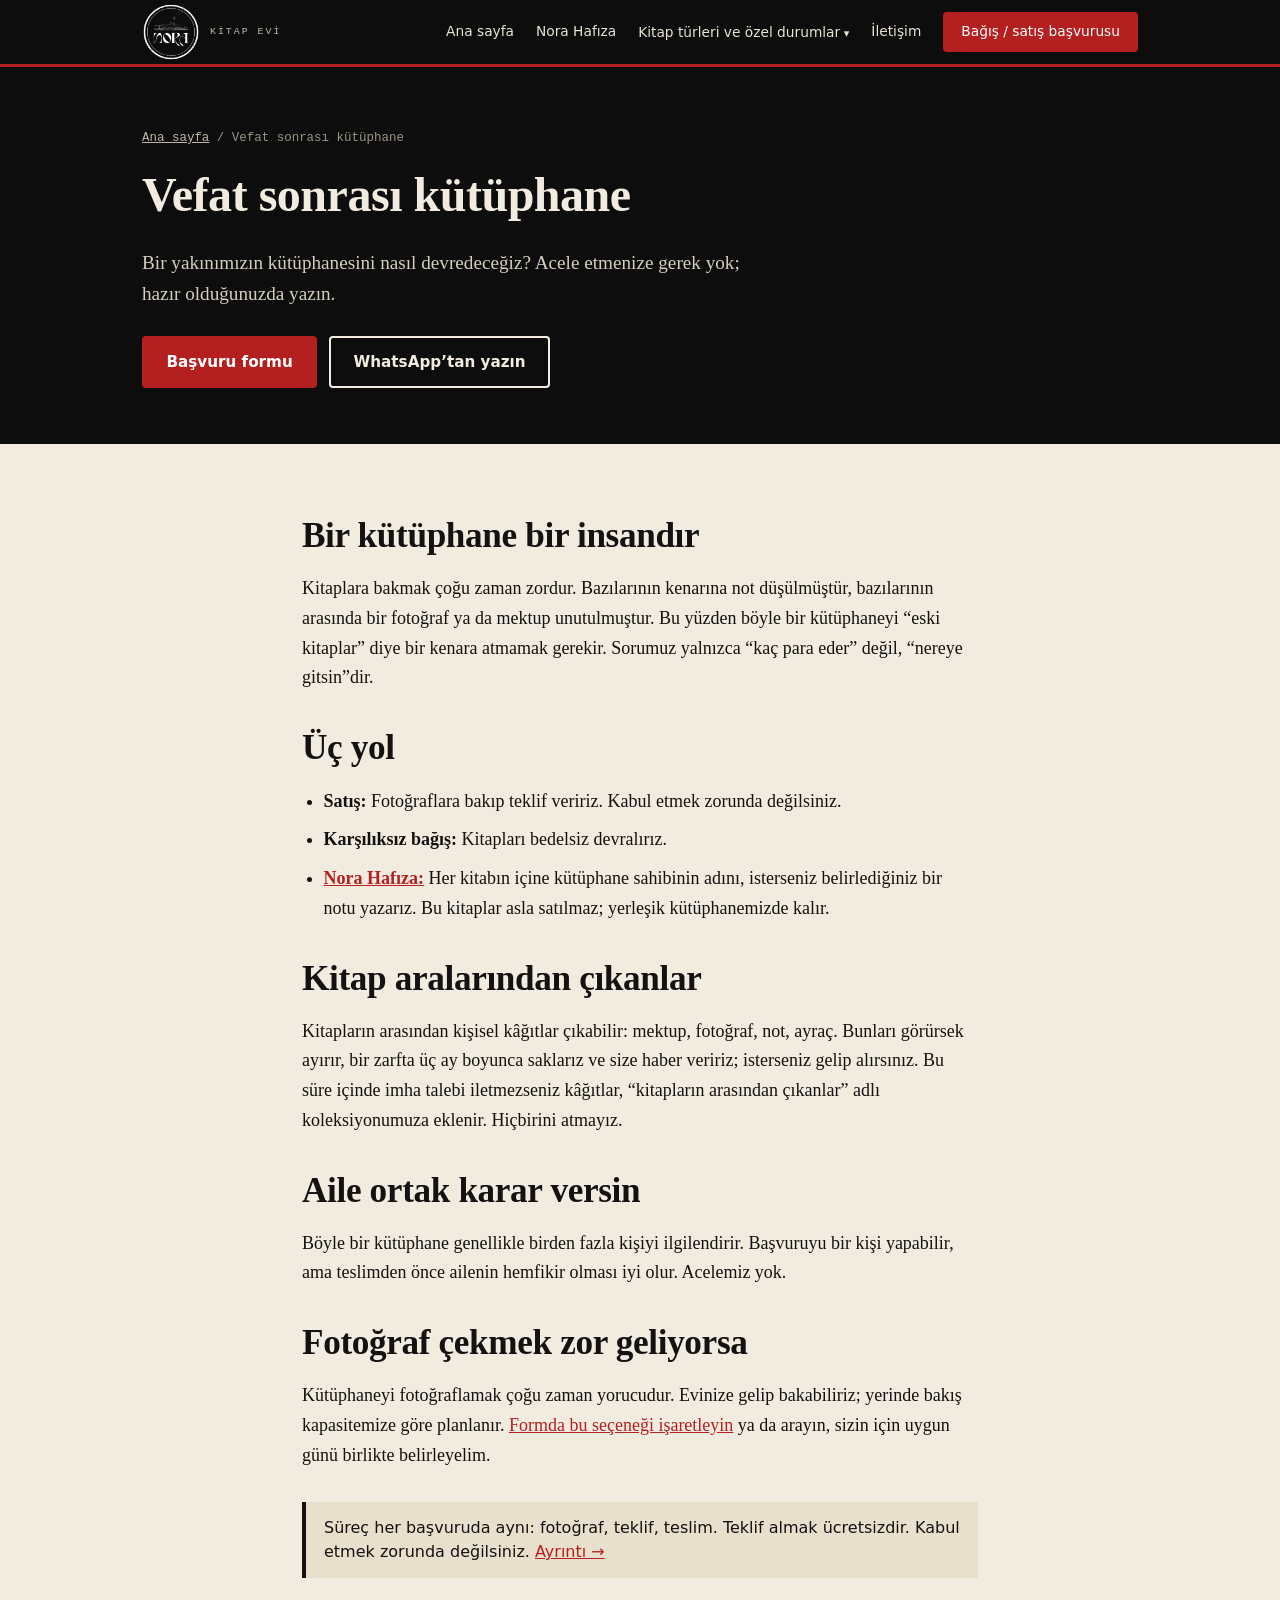
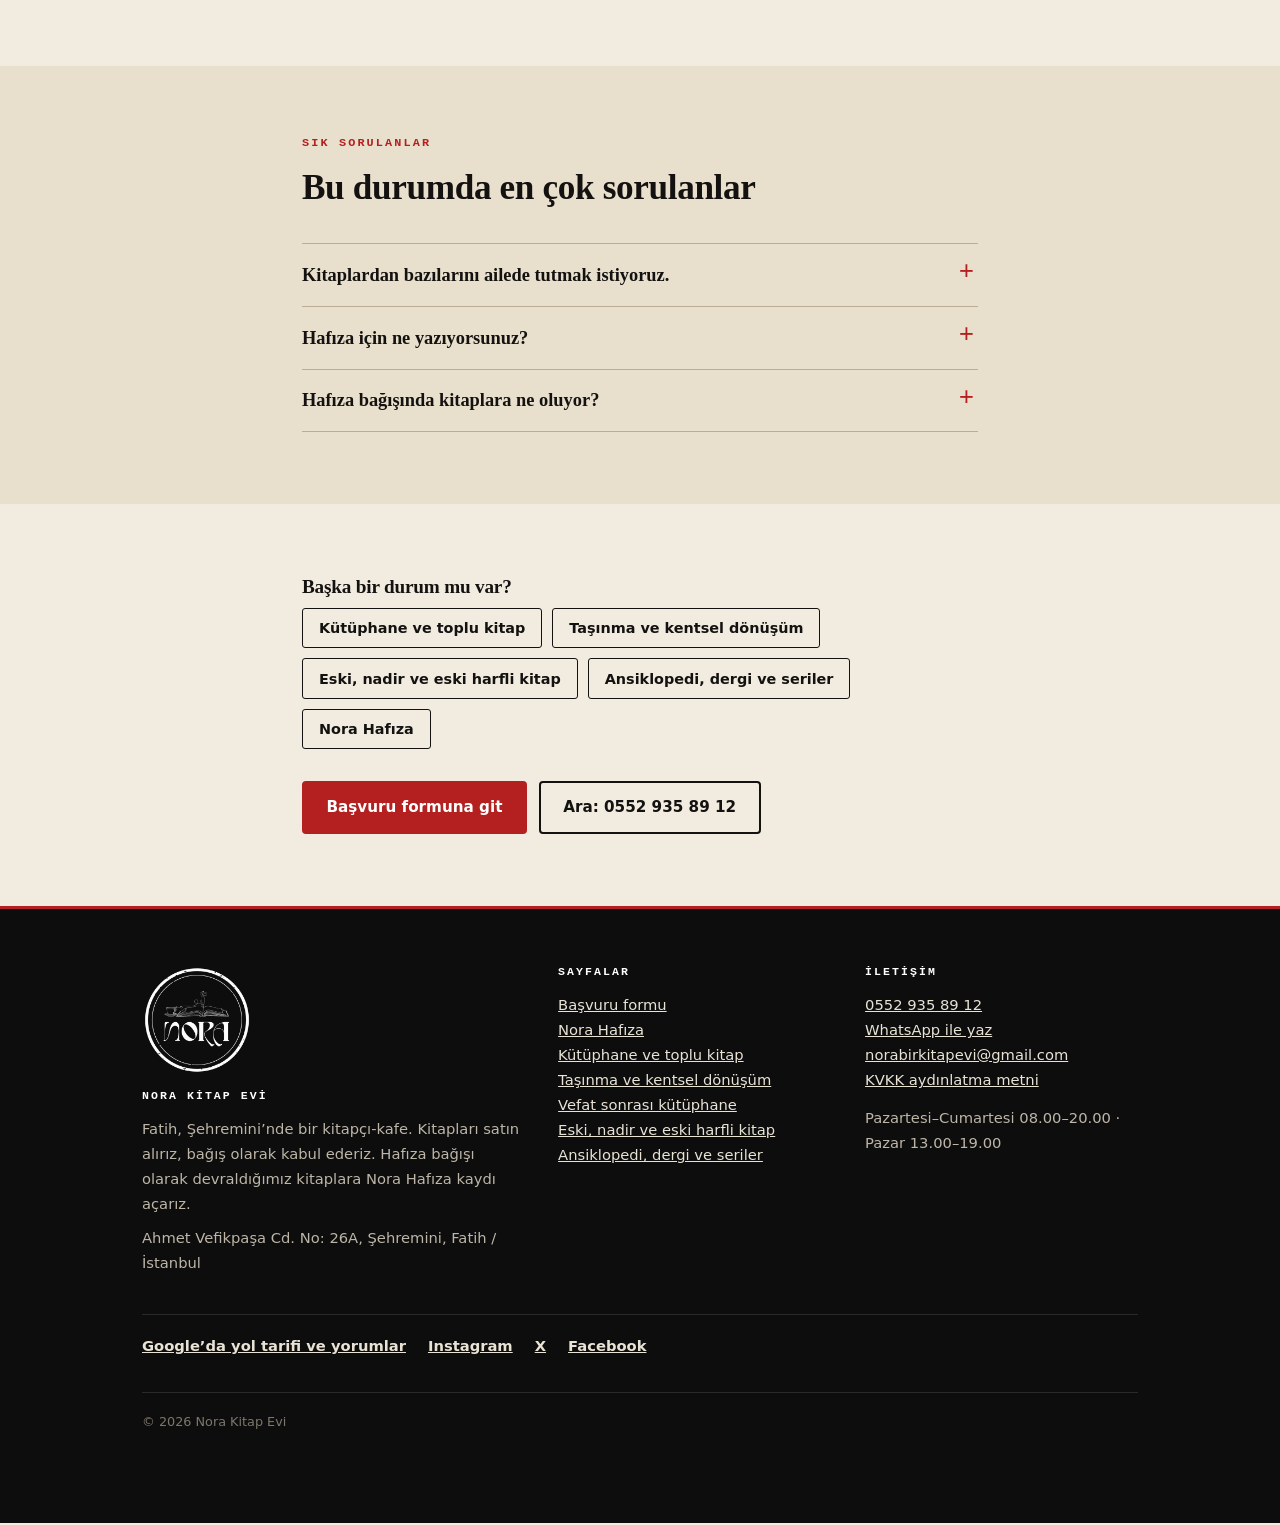
<file: vefat-sonrasi-kutuphane.html>
<!doctype html>
<html lang="tr">
<head>
<meta charset="utf-8">
<title>Vefat sonrası kütüphane · Nora Kitap Evi</title>
<meta name="viewport" content="width=device-width,initial-scale=1">
<meta name="description" content="Aileden birinin vefatından sonra kütüphanesini sahipsiz bırakmayın. Nora satın alır, bağış olarak kabul eder ya da adıyla Nora Hafıza’ya alır.">
<meta name="theme-color" content="#0d0d0d">
<meta property="og:title" content="Vefat sonrası kütüphane · Nora Kitap Evi">
<meta property="og:description" content="Aileden birinin vefatından sonra kütüphanesini sahipsiz bırakmayın. Nora satın alır, bağış olarak kabul eder ya da adıyla Nora Hafıza’ya alır.">
<meta property="og:type" content="website">
<meta property="og:site_name" content="Nora Kitap Evi">
<meta property="og:image:type" content="image/jpeg">
<meta property="og:locale" content="tr_TR">
<meta property="og:image" content="https://izzetfiratorfa.github.io/kitapsat-norasahaf/img/og.jpg">
<meta property="og:image:width" content="899">
<meta property="og:image:height" content="471">
<meta property="og:image:alt" content="Nora Kitap Cafe'nin kırmızı tentesi ve kitap istifleriyle dolu girişi">
<meta name="twitter:card" content="summary_large_image">
<link rel="icon" href="img/favicon-32.png" sizes="32x32" type="image/png">
<link rel="icon" href="img/favicon-192.png" sizes="192x192" type="image/png">
<link rel="apple-touch-icon" href="img/favicon-192.png">
<link rel="stylesheet" href="style.css">
<script data-goatcounter="https://norasahaf.goatcounter.com/count" async src="//gc.zgo.at/count.js"></script>

</head>
<body>
<header class="hdr"><div class="wrap">
<a class="logo" href="index.html" aria-label="Nora Kitap Evi ana sayfa"><img src="img/logo-beyaz.png" width="58" height="58" alt="Nora"><small>kitap evi</small></a>
<button class="burger" aria-label="Menü" aria-expanded="false">Menü</button>
<nav class="nav" aria-label="Ana menü">
<a href="index.html">Ana sayfa</a>
<a href="nora-hafiza.html">Nora Hafıza</a>
<div class="grp"><button class="gbtn" type="button" aria-expanded="false">Kitap türleri ve özel durumlar</button><div class="gsub"><a href="kutuphane-alimi.html">Kütüphane ve toplu kitap</a><a href="tasinma-kentsel-donusum.html">Taşınma ve kentsel dönüşüm</a><a href="vefat-sonrasi-kutuphane.html">Vefat sonrası kütüphane</a><a href="eski-nadir-kitap.html">Eski, nadir ve eski harfli kitap</a><a href="ansiklopedi-dergi.html">Ansiklopedi, dergi ve seriler</a></div></div>
<a href="index.html#iletisim">İletişim</a>
<a class="btn" href="kitap-sat.html">Bağış / satış başvurusu</a>
</nav></div></header>
<main>
<section class="hero sub"><div class="wrap">
<div class="crumb"><a href="index.html">Ana sayfa</a> / Vefat sonrası kütüphane</div>
<h1>Vefat sonrası kütüphane</h1>
<p class="lead">Bir yakınımızın kütüphanesini nasıl devredeceğiz? Acele etmenize gerek yok; hazır olduğunuzda yazın.</p>
<div class="btns"><a class="btn" href="kitap-sat.html?tur=hafiza">Başvuru formu</a><a class="btn ghost" href="https://wa.me/905529358912?text=Merhaba%2C%20kitaplar%C4%B1m%20hakk%C4%B1nda%20yazmak%20istiyorum.">WhatsApp’tan yazın</a></div>
</div></section>
<section><div class="wrap narrow prose"><h2>Bir kütüphane bir insandır</h2>
<p>Kitaplara bakmak çoğu zaman zordur. Bazılarının kenarına not düşülmüştür, bazılarının arasında bir fotoğraf ya da mektup unutulmuştur. Bu yüzden böyle bir kütüphaneyi “eski kitaplar” diye bir kenara atmamak gerekir. Sorumuz yalnızca “kaç para eder” değil, “nereye gitsin”dir.</p>

<h2>Üç yol</h2>
<ul>
<li><b>Satış:</b> Fotoğraflara bakıp teklif veririz. Kabul etmek zorunda değilsiniz.</li>
<li><b>Karşılıksız bağış:</b> Kitapları bedelsiz devralırız.</li>
<li><b><a href="nora-hafiza.html">Nora Hafıza:</a></b> Her kitabın içine kütüphane sahibinin adını, isterseniz belirlediğiniz bir notu yazarız. Bu kitaplar asla satılmaz; yerleşik kütüphanemizde kalır.</li>
</ul>

<h2>Kitap aralarından çıkanlar</h2>
<p>Kitapların arasından kişisel kâğıtlar çıkabilir: mektup, fotoğraf, not, ayraç. Bunları görürsek ayırır, bir zarfta üç ay boyunca saklarız ve size haber veririz; isterseniz gelip alırsınız. Bu süre içinde imha talebi iletmezseniz kâğıtlar, “kitapların arasından çıkanlar” adlı koleksiyonumuza eklenir. Hiçbirini atmayız.</p>

<h2>Aile ortak karar versin</h2>
<p>Böyle bir kütüphane genellikle birden fazla kişiyi ilgilendirir. Başvuruyu bir kişi yapabilir, ama teslimden önce ailenin hemfikir olması iyi olur. Acelemiz yok.</p>

<h2>Fotoğraf çekmek zor geliyorsa</h2>
<p>Kütüphaneyi fotoğraflamak çoğu zaman yorucudur. Evinize gelip bakabiliriz; yerinde bakış kapasitemize göre planlanır. <a href="kitap-sat.html?yerinde=1">Formda bu seçeneği işaretleyin</a> ya da arayın, sizin için uygun günü birlikte belirleyelim.</p>
<p class="proc">Süreç her başvuruda aynı: fotoğraf, teklif, teslim. Teklif almak ücretsizdir. Kabul etmek zorunda değilsiniz. <a href="index.html#nasil">Ayrıntı →</a></p>
</div></section>
<section class="alt"><div class="wrap narrow"><div class="head"><span class="kicker">Sık sorulanlar</span><h2>Bu durumda en çok sorulanlar</h2></div><details><summary>Kitaplardan bazılarını ailede tutmak istiyoruz.</summary><p>Elbette. Önce istediklerinizi ayırın, kalanı bize gösterin. Kısmi başvuru sorun değil.</p></details><details><summary>Hafıza için ne yazıyorsunuz?</summary><p>Kitabın içine kütüphane sahibinin adını, isterseniz sizin belirlediğiniz kısa bir notu yazarız. Not isteğe bağlıdır.</p></details><details><summary>Hafıza bağışında kitaplara ne oluyor?</summary><p>Yerleşik kütüphanemizde kalır ve okurlarla buluşur. Satılmaz. Dükkâna gelip bakabilirsiniz.</p></details></div></section>
<section><div class="wrap narrow"><h3>Başka bir durum mu var?</h3><div class="links"><a href="kutuphane-alimi.html">Kütüphane ve toplu kitap</a><a href="tasinma-kentsel-donusum.html">Taşınma ve kentsel dönüşüm</a><a href="eski-nadir-kitap.html">Eski, nadir ve eski harfli kitap</a><a href="ansiklopedi-dergi.html">Ansiklopedi, dergi ve seriler</a><a href="nora-hafiza.html">Nora Hafıza</a></div>
<div class="btns" style="margin-top:2rem"><a class="btn" href="kitap-sat.html?tur=hafiza">Başvuru formuna git</a><a class="btn ghost" style="color:var(--ink)" href="tel:+905529358912">Ara: 0552 935 89 12</a></div></div></section>
</main>
<footer class="ftr"><div class="wrap">
<div class="cols">
<div><img class="flogo" src="img/logo-beyaz.png" width="110" height="110" alt="Nora Kitap Evi logosu" loading="lazy"><h4>Nora Kitap Evi</h4>
<p>Fatih, Şehremini’nde bir kitapçı-kafe. Kitapları satın alırız, bağış olarak kabul ederiz. Hafıza bağışı olarak devraldığımız kitaplara Nora Hafıza kaydı açarız.</p>
<p>Ahmet Vefikpaşa Cd. No: 26A, Şehremini, Fatih / İstanbul</p></div>
<div><h4>Sayfalar</h4>
<a href="kitap-sat.html">Başvuru formu</a>
<a href="nora-hafiza.html">Nora Hafıza</a>
<a href="kutuphane-alimi.html">Kütüphane ve toplu kitap</a><a href="tasinma-kentsel-donusum.html">Taşınma ve kentsel dönüşüm</a><a href="vefat-sonrasi-kutuphane.html">Vefat sonrası kütüphane</a><a href="eski-nadir-kitap.html">Eski, nadir ve eski harfli kitap</a><a href="ansiklopedi-dergi.html">Ansiklopedi, dergi ve seriler</a></div>
<div><h4>İletişim</h4>
<a href="tel:+905529358912">0552 935 89 12</a>
<a href="https://wa.me/905529358912?text=Merhaba%2C%20kitaplar%C4%B1m%20hakk%C4%B1nda%20yazmak%20istiyorum.">WhatsApp ile yaz</a>
<a href="mailto:norabirkitapevi@gmail.com">norabirkitapevi@gmail.com</a>
<a href="kvkk.html">KVKK aydınlatma metni</a>
<p style="margin:.8rem 0 0">Pazartesi–Cumartesi 08.00–20.00 · Pazar 13.00–19.00</p></div>
</div>
<div class="social"><a href="https://share.google/qawsznqt1ohQSFSN0" rel="noopener">Google’da yol tarifi ve yorumlar</a><a href="https://www.instagram.com/nora.cafekitap/" rel="noopener">Instagram</a><a href="https://x.com/NoraBiKitapEvi" rel="noopener">X</a><a href="https://www.facebook.com/norakitapcafe" rel="noopener">Facebook</a></div>
<div class="fine">© <span id="yil"></span> Nora Kitap Evi</div>
</div></footer>
<div class="wa"><a class="main" data-goatcounter-click="mobil-form" href="kitap-sat.html">Başvuru formu</a><a data-goatcounter-click="mobil-whatsapp" href="https://wa.me/905529358912?text=Merhaba%2C%20kitaplar%C4%B1m%20hakk%C4%B1nda%20yazmak%20istiyorum.">WhatsApp</a></div>
<script src="main.js"></script>
<script>document.getElementById('yil').textContent=new Date().getFullYear()</script>
</body></html>
</file>
<file: style.css>
:root{--ink:#141210;--paper:#f2ece0;--paper2:#e8dfcc;--red:#b3201f;--red2:#8f1716;--black:#0d0d0d;--mute:#6b6459;--line:#cdc2ad;--serif:Georgia,"Iowan Old Style","Palatino Linotype",Palatino,serif;--mono:ui-monospace,"SFMono-Regular",Menlo,Consolas,monospace;--sans:system-ui,-apple-system,"Segoe UI",Roboto,sans-serif}
*{box-sizing:border-box}
html{scroll-behavior:smooth;scroll-padding-top:72px}
body{margin:0;background:var(--paper);color:var(--ink);font:18px/1.65 var(--serif);-webkit-text-size-adjust:100%}
img{max-width:100%}
a{color:var(--red)}
.wrap{max-width:1040px;margin:0 auto;padding:0 22px}
.narrow{max-width:720px}
h1,h2,h3{font-family:var(--serif);line-height:1.15;margin:0 0 .5em;letter-spacing:-.01em}
h1{font-size:clamp(2.1rem,6vw,3.6rem);font-weight:700}
h2{font-size:clamp(1.55rem,3.6vw,2.2rem)}
h3{font-size:1.2rem}
p{margin:0 0 1em}
.kicker{font:600 .74rem/1 var(--mono);letter-spacing:.18em;text-transform:uppercase;color:var(--red);margin-bottom:1.1rem;display:block}
.lead{font-size:1.2rem;color:#2c2823;max-width:640px}

/* header */
.hdr{position:sticky;top:0;z-index:50;background:var(--black);color:#fff;border-bottom:3px solid var(--red)}
.hdr .wrap{display:flex;align-items:center;justify-content:space-between;height:64px;gap:14px}
.logo{color:#fff;text-decoration:none;font:700 1.35rem/1 var(--serif);letter-spacing:.04em;display:flex;align-items:center;gap:10px}
.logo img{display:block;width:58px;height:58px}
.logo i{color:var(--red);font-style:normal}
.logo small{font:500 .62rem/1 var(--mono);letter-spacing:.2em;text-transform:uppercase;color:#bdb6a8}
.nav{display:flex;align-items:center;gap:22px}
.nav a{color:#e9e3d6;text-decoration:none;font:500 .86rem/1 var(--sans)}
.nav a:hover{color:#fff;text-decoration:underline;text-decoration-color:var(--red);text-underline-offset:6px}
.nav .btn{color:#fff;padding:.7rem 1rem}
.burger{display:none;background:none;border:1px solid #444;color:#fff;border-radius:6px;padding:.5rem .7rem;font:600 .8rem var(--sans)}
@media(max-width:860px){
 .burger{display:block}
 .nav{display:none;position:absolute;left:0;right:0;top:64px;background:var(--black);flex-direction:column;align-items:stretch;gap:0;padding:8px 22px 18px;border-bottom:3px solid var(--red)}
 .nav.open{display:flex}
 .nav a{padding:.95rem 0;border-bottom:1px solid #2a2a2a}
 .nav .btn{margin-top:12px;text-align:center}
 .logo small{display:none}
}

/* buttons */
.btn{display:inline-block;background:var(--red);color:#fff;text-decoration:none;font:700 .95rem/1.1 var(--sans);padding:1rem 1.4rem;border-radius:4px;border:2px solid var(--red);cursor:pointer;transition:.15s}
.btn:hover{background:var(--red2);border-color:var(--red2)}
.btn.ghost{background:transparent;color:inherit;border-color:currentColor}
.btn.ghost:hover{background:rgba(255,255,255,.1)}
.btn.dark{background:var(--black);border-color:var(--black)}
.btn.dark:hover{background:#2a2a2a}
.btns{display:flex;flex-wrap:wrap;gap:12px;margin-top:1.6rem}

/* hero */
.hero{background:var(--black);color:#f2ece0;padding:84px 0 76px;position:relative;overflow:hidden}
.hero:after{content:"";position:absolute;right:-60px;top:0;bottom:0;width:14px;background:var(--red)}
.hero .lead{color:#d6cfc0}
.hero h1 em{color:var(--red);font-style:normal}
.hero.sub{padding:64px 0 56px}
.hero.sub h1{font-size:clamp(1.9rem,5vw,3rem)}
.crumb{font:500 .78rem var(--mono);color:#9a9384;margin-bottom:1.4rem}
.crumb a{color:#bdb6a8}

/* sections */
section{padding:72px 0}
section.alt{background:var(--paper2)}
section.dark{background:var(--black);color:#f2ece0}
section.dark .lead{color:#d6cfc0}
section.red{background:var(--red);color:#fff}
section.red .kicker{color:#ffd9d4}
section.red a.btn{background:#fff;color:var(--red);border-color:#fff}
section.red a.btn:hover{background:var(--paper)}
section.red a.btn.ghost{background:transparent;color:#fff;border-color:#fff}
.head{margin-bottom:2.2rem}
.grid{display:grid;gap:18px}
.g3{grid-template-columns:repeat(3,1fr)}
.g2{grid-template-columns:repeat(2,1fr)}
@media(max-width:860px){.g3,.g2{grid-template-columns:1fr}section{padding:54px 0}}
.card{background:#fff8ea;border:1px solid var(--line);border-top:4px solid var(--ink);padding:24px 22px;border-radius:2px;display:flex;flex-direction:column}
.card.red{border-top-color:var(--red)}
.card h3{margin-bottom:.4em}
.card p{font-size:1rem;color:#38332b}
.card .more{margin-top:auto;font:700 .85rem var(--sans);text-decoration:none}
a.card{color:inherit;text-decoration:none}
a.card:hover{background:#fff;transform:translateY(-2px)}
.tag{font:600 .7rem var(--mono);letter-spacing:.14em;text-transform:uppercase;color:var(--red);margin-bottom:.8rem}

/* steps */
.steps{counter-reset:s;display:grid;gap:18px;grid-template-columns:repeat(3,1fr)}
@media(max-width:860px){.steps{grid-template-columns:1fr}}
.step{border-top:2px solid currentColor;padding-top:16px}
.step:before{counter-increment:s;content:"0" counter(s);font:700 2.4rem/1 var(--mono);color:var(--red);display:block;margin-bottom:.6rem}
.step h3{margin-bottom:.3em}
.step p{font-size:1rem;margin:0}

/* do dont */
.dd{display:grid;grid-template-columns:1fr 1fr;gap:18px}
@media(max-width:700px){.dd{grid-template-columns:1fr}}
.dd div{background:#fff8ea;border:1px solid var(--line);padding:22px}
.dd h3{font:700 .8rem var(--mono);letter-spacing:.14em;text-transform:uppercase;margin-bottom:.8rem}
.dd .yes h3{color:#1f6b3a}.dd .no h3{color:var(--red)}
.dd ul{margin:0;padding-left:1.1em;font-size:1rem}
.dd li{margin-bottom:.45em}

/* prose */
.prose h2{margin-top:2.2rem}
.prose h2:first-child{margin-top:0}
.prose ul{padding-left:1.2em}
.prose li{margin-bottom:.5em}
.pull{border-left:4px solid var(--red);padding:.2rem 0 .2rem 1.2rem;font-size:1.3rem;line-height:1.45;margin:1.8rem 0;font-style:italic}

/* faq */
details{border-bottom:1px solid var(--line)}
details:first-of-type{border-top:1px solid var(--line)}
summary{cursor:pointer;list-style:none;padding:1.15rem 2rem 1.15rem 0;font:700 1.05rem/1.35 var(--serif);position:relative}
summary::-webkit-details-marker{display:none}
summary:after{content:"+";position:absolute;right:4px;top:1rem;font:400 1.6rem/1 var(--mono);color:var(--red)}
details[open] summary:after{content:"–"}
details p{padding:0 0 1.2rem;margin:0;color:#38332b;max-width:680px}

/* contact */
.contact{display:grid;grid-template-columns:1.1fr 1fr;gap:40px}
@media(max-width:860px){.contact{grid-template-columns:1fr}}
.contact dl{margin:0}
.contact dt{font:600 .72rem var(--mono);letter-spacing:.16em;text-transform:uppercase;color:var(--red);margin-top:1.2rem}
.contact dd{margin:.2rem 0 0;font-size:1.1rem}

/* form */
.form{background:#fff8ea;border:1px solid var(--line);border-top:4px solid var(--red);padding:30px 26px;margin-bottom:28px}
@media(max-width:600px){.form{padding:22px 16px}}
.form h2{font-size:1.4rem;display:flex;gap:12px;align-items:baseline}
.form h2 span{font:700 .85rem var(--mono);color:var(--red)}
.row{display:grid;grid-template-columns:1fr 1fr;gap:16px}
@media(max-width:600px){.row{grid-template-columns:1fr}}
label.f{display:block;margin-bottom:20px;font:700 1rem/1.35 var(--sans)}
label.f small{font-weight:400;color:var(--mute)}
input[type=text],input[type=tel],input[type=email],input[type=number],select,textarea{width:100%;font:1.1rem var(--sans);min-height:54px;padding:.85rem 1rem;border:1.5px solid #b9ad94;background:#fff;border-radius:3px;margin-top:6px;color:var(--ink)}
input:focus,select:focus,textarea:focus{outline:3px solid rgba(179,32,31,.25);border-color:var(--red)}
textarea{min-height:100px;resize:vertical}
.hint{font:.85rem/1.5 var(--sans);color:var(--mute);margin:-6px 0 16px}
.err{color:var(--red);font:700 .95rem var(--sans);margin-top:6px;display:none}
.bad input,.bad select,.bad textarea{border-color:var(--red)}
.bad .err{display:block}
.modes{display:grid;gap:10px;margin-bottom:6px}
.mode{display:flex;gap:14px;align-items:flex-start;border:2px solid #b9ad94;background:#fff;border-radius:3px;padding:18px 16px;cursor:pointer;font:1rem/1.45 var(--sans)}
.mode input{margin-top:4px;accent-color:var(--red);width:22px;height:22px;flex:none}
.mode b{display:block;font-size:1.1rem}
.mode:has(input:checked){border-color:var(--red);box-shadow:inset 0 0 0 1px var(--red);background:#fffdf7}
.drop{border:2px dashed #a89c82;background:#fff;border-radius:4px;padding:28px 16px;text-align:center;cursor:pointer;font:1rem var(--sans)}
.drop.over{border-color:var(--red);background:#fff4f2}
.drop b{display:block;font-size:1.05rem;margin-bottom:4px}
.drop span{color:var(--mute);font-size:.88rem}
.count{font:600 .8rem var(--mono);margin-top:10px;color:var(--mute)}
.thumbs{display:grid;grid-template-columns:repeat(auto-fill,minmax(88px,1fr));gap:10px;margin-top:12px}
.th{position:relative;aspect-ratio:1;background:#e5dcc8;border:1px solid var(--line);overflow:hidden;font:.7rem var(--sans);display:flex;align-items:center;justify-content:center;text-align:center;padding:4px;word-break:break-all}
.th img{position:absolute;inset:0;width:100%;height:100%;object-fit:cover}
.th button{position:absolute;top:3px;right:3px;width:24px;height:24px;border-radius:50%;border:0;background:rgba(0,0,0,.75);color:#fff;font:700 .9rem/1 var(--sans);cursor:pointer;z-index:2}
.chk{display:flex;gap:10px;align-items:flex-start;font:.92rem/1.5 var(--sans);margin:6px 0 18px}
.chk input{margin-top:4px;accent-color:var(--red);width:18px;height:18px;flex:none}
.submit{width:100%;font-size:1.05rem;padding:1.2rem}
.note{background:var(--paper2);border-left:4px solid var(--ink);padding:16px 18px;font:.95rem/1.55 var(--sans);margin:0 0 24px}
.done{display:none;background:#fff8ea;border:1px solid var(--line);border-top:4px solid #1f6b3a;padding:30px 26px}
.done.show{display:block}
.done h2{margin-bottom:.4em}
.code{display:inline-block;font:700 1.3rem var(--mono);background:var(--black);color:#fff;padding:.4rem .8rem;border-radius:3px;margin:.2rem 0 1rem;letter-spacing:.08em}
.done ol{padding-left:1.2em}
.done li{margin-bottom:.6em}
.hidden{display:none!important}

/* footer */
.ftr{background:var(--black);color:#bdb6a8;padding:56px 0 90px;border-top:3px solid var(--red);font:.92rem/1.7 var(--sans)}
.ftr .cols{display:grid;grid-template-columns:1.4fr 1fr 1fr;gap:34px}
@media(max-width:760px){.ftr .cols{grid-template-columns:1fr}}
.ftr h4{font:600 .72rem var(--mono);letter-spacing:.18em;text-transform:uppercase;color:#fff;margin:0 0 .9rem}
.ftr a{color:#e9e3d6;display:block}
.ftr p{margin:0 0 .6em}
.ftr .fine{margin-top:34px;padding-top:18px;border-top:1px solid #2a2a2a;font-size:.8rem;color:#7d776b}

/* mobile whatsapp bar */
.wa{display:none}
@media(max-width:860px){
 .wa{display:flex;position:fixed;left:0;right:0;bottom:0;z-index:60;background:var(--black);border-top:3px solid var(--red);padding:10px 14px;gap:10px}
 .wa a{flex:1;text-align:center;text-decoration:none;color:#fff;font:700 .95rem var(--sans);padding:.9rem .5rem;border-radius:4px;border:2px solid #777;background:transparent}
 .wa a.main{flex:1.7;background:var(--red);border-color:var(--red);font-size:1.05rem}
}
@media print{.hdr,.wa,.ftr{display:none}}

/* nav group */
.grp{position:relative}
.gbtn{background:none;border:0;color:#e9e3d6;font:500 .86rem/1 var(--sans);cursor:pointer;padding:0}
.gbtn:hover{color:#fff}
.gbtn:after{content:" ▾";font-size:.7rem}
.gsub{display:none;position:absolute;top:calc(100% + 18px);left:-14px;min-width:290px;background:var(--black);border:1px solid #333;border-top:3px solid var(--red);padding:8px 0;z-index:70}
.grp.open .gsub{display:block}
.gsub a{display:block;padding:.75rem 18px}
@media(max-width:860px){
 .grp{border-bottom:1px solid #2a2a2a}
 .gbtn{width:100%;text-align:left;padding:.95rem 0;font-size:.86rem}
 .gsub{position:static;min-width:0;border:0;padding:0 0 8px 14px}
 .gsub a{border:0;padding:.7rem 0;color:#cfc8b8}
 .nav .btn{order:-1;margin:12px 0 4px}
}
/* hero tagline, quick box, callouts */
.tagline{font:700 clamp(1.3rem,3.4vw,1.9rem)/1.2 var(--serif);color:#f2ece0;margin:0 0 1.2rem}
.tagline em{color:var(--red);font-style:normal}
.hero h1{font-size:clamp(1.9rem,4.8vw,3.1rem)}
.quick{background:#fff8ea;border:2px solid var(--ink);padding:22px 22px;margin-top:26px;display:flex;gap:20px;align-items:center;justify-content:space-between;flex-wrap:wrap}
.quick b{display:block;font:700 1.15rem var(--serif);margin-bottom:2px}
.quick span{font:1rem/1.45 var(--sans);color:#38332b}
.quick .btn{background:#1c8c4e;border-color:#1c8c4e}
.quick .btn:hover{background:#17703f;border-color:#17703f}
.callout{background:var(--black);color:#f2ece0;padding:22px 24px;margin:1.6rem 0;border-left:6px solid var(--red);font-size:1.1rem;line-height:1.5}
.callout b{color:#fff}
.proc{font:1rem/1.5 var(--sans);background:var(--paper2);padding:14px 18px;border-left:4px solid var(--ink);margin-top:2rem}
.links{display:flex;flex-wrap:wrap;gap:10px}
.links a{font:700 .9rem var(--sans);text-decoration:none;border:1.5px solid var(--ink);color:var(--ink);padding:.7rem 1rem;border-radius:3px}
.links a:hover{background:var(--ink);color:#fff}
.errsum{display:none;background:#fff1ef;border:2px solid var(--red);color:var(--red);padding:14px 16px;margin-bottom:20px;font:700 1rem/1.5 var(--sans)}
.errsum.show{display:block}
.errsum ul{margin:.4rem 0 0;padding-left:1.2em;font-weight:600}
.plain-list{margin:0;padding-left:1.2em;font-size:1.05rem}
.plain-list li{margin-bottom:.5em}
.hint{font:1rem/1.5 var(--sans);color:#4d473d}
.ol-big{padding-left:1.3em;font:1.1rem/1.55 var(--sans)}
.ol-big li{margin-bottom:.8em}

/* kontrast: koyu zeminde açık kırmızı */
.hero h1 em,.tagline em{color:#ff6b61}
.logo i{color:#ff6b61}
.hero .kicker,section.dark .kicker{color:#ff8a82}
.hero .btn.ghost{color:#f2ece0}
.ftr .social{margin-top:30px;padding-top:18px;border-top:1px solid #2a2a2a;display:flex;flex-wrap:wrap;gap:8px 22px}
.ftr .social a{display:inline;font-weight:600}
.quick.visit{margin-top:14px;border-color:var(--red)}
.quick.visit .btn{background:var(--black);border-color:var(--black)}

.alt details{border-color:#b9ad94}
.alt details summary{font-size:1.15rem}

figure{margin:0}
figure img{display:block;width:100%;height:auto;border:1px solid #d9d0bd}
figcaption{font-size:1rem;color:#4a4a4a;margin-top:8px;line-height:1.45}
.photos{display:grid;grid-template-columns:1fr 1fr;gap:16px;margin:1.4rem 0 1.6rem}
.photos img{aspect-ratio:4/3;object-fit:cover}
figure.one{max-width:440px;margin:1.6rem 0}
@media(max-width:640px){.photos{grid-template-columns:1fr}}

.flogo{display:block;width:110px;height:110px;margin-bottom:14px}
@media(max-width:640px){.logo img{width:50px;height:50px}}
</file>
